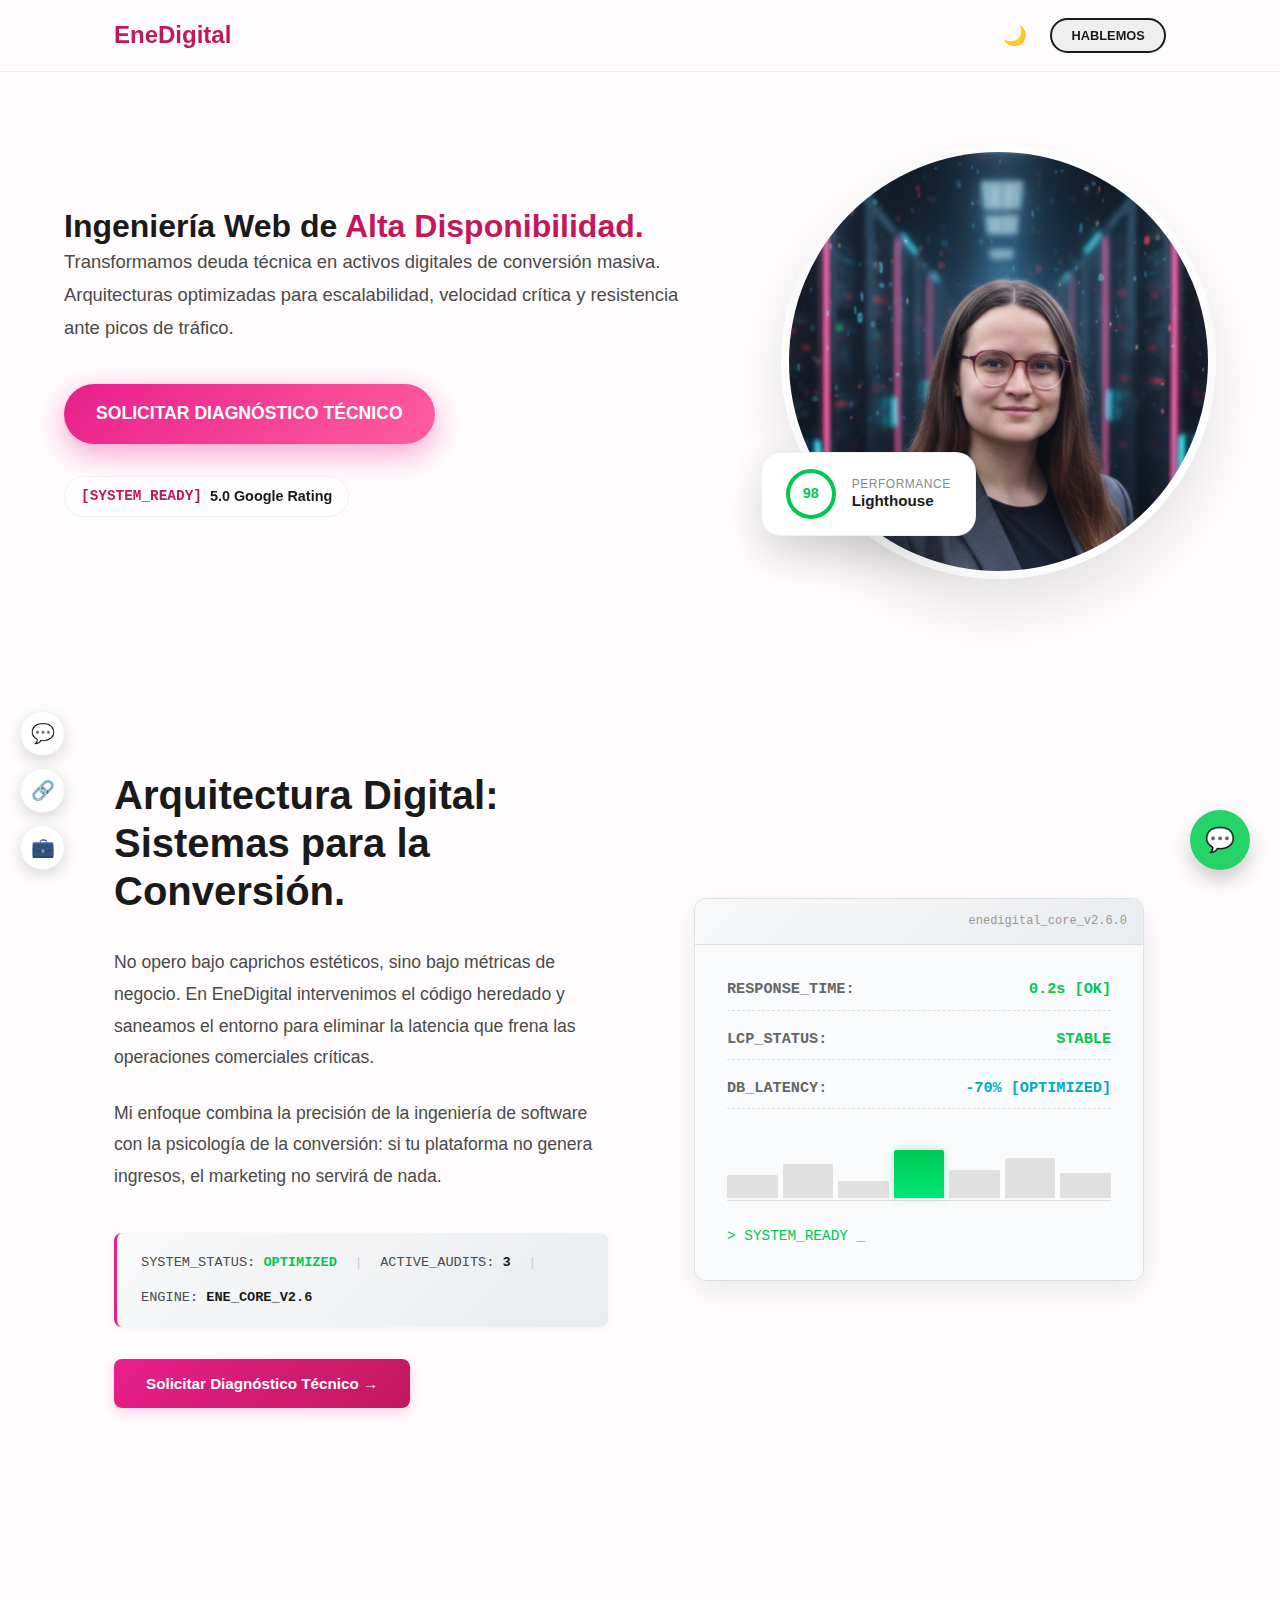
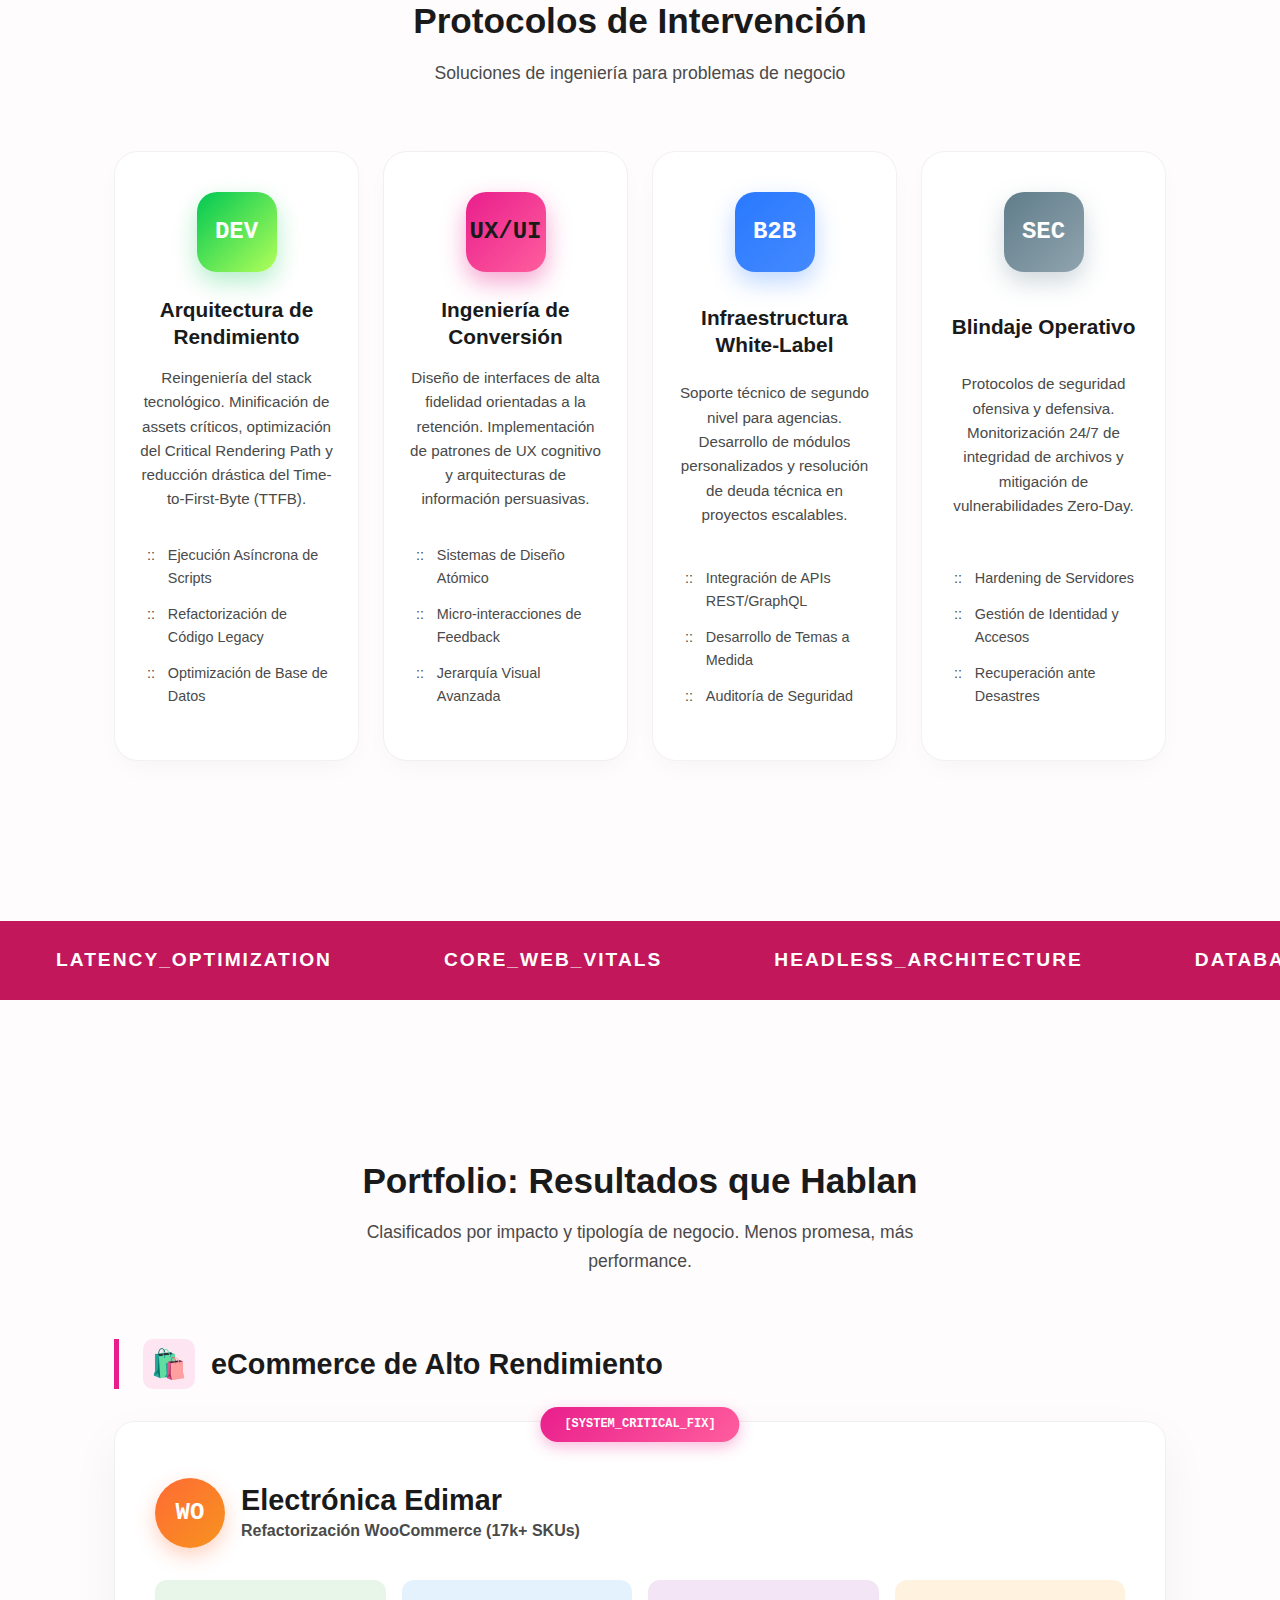
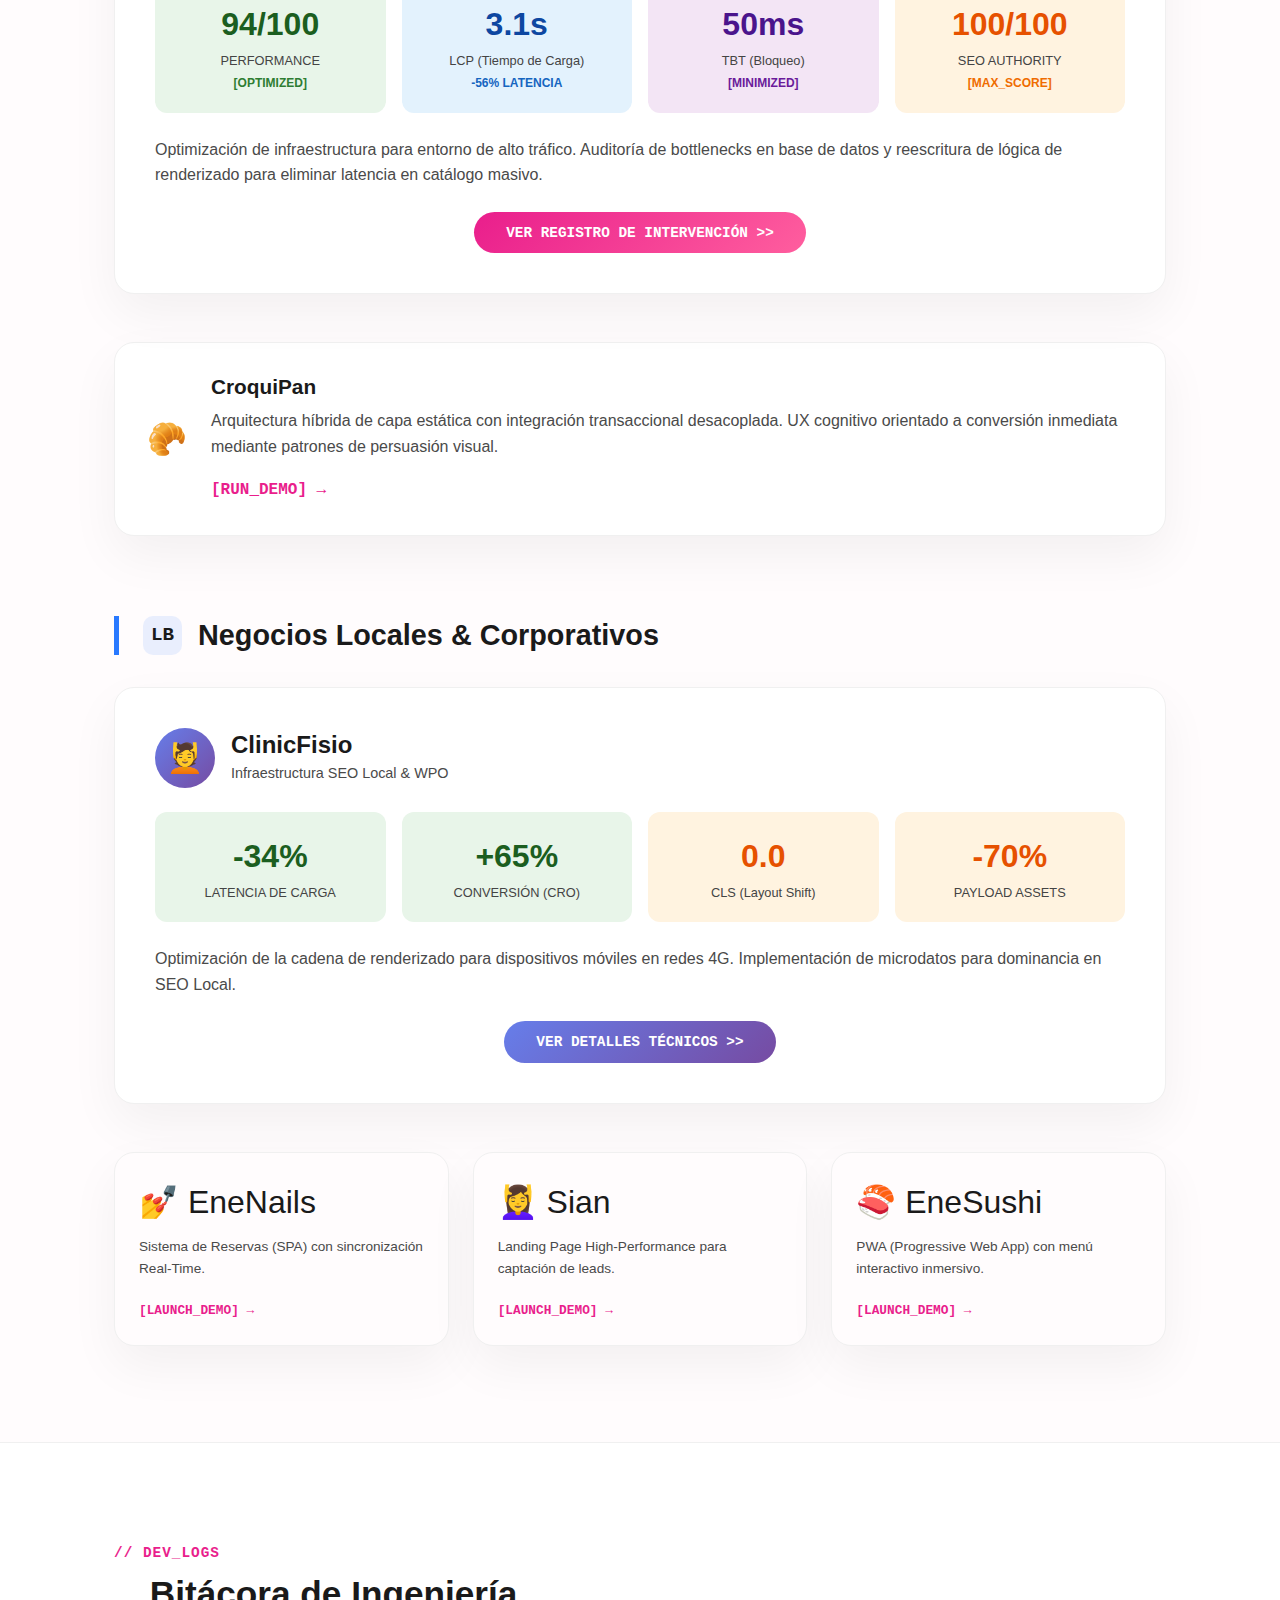
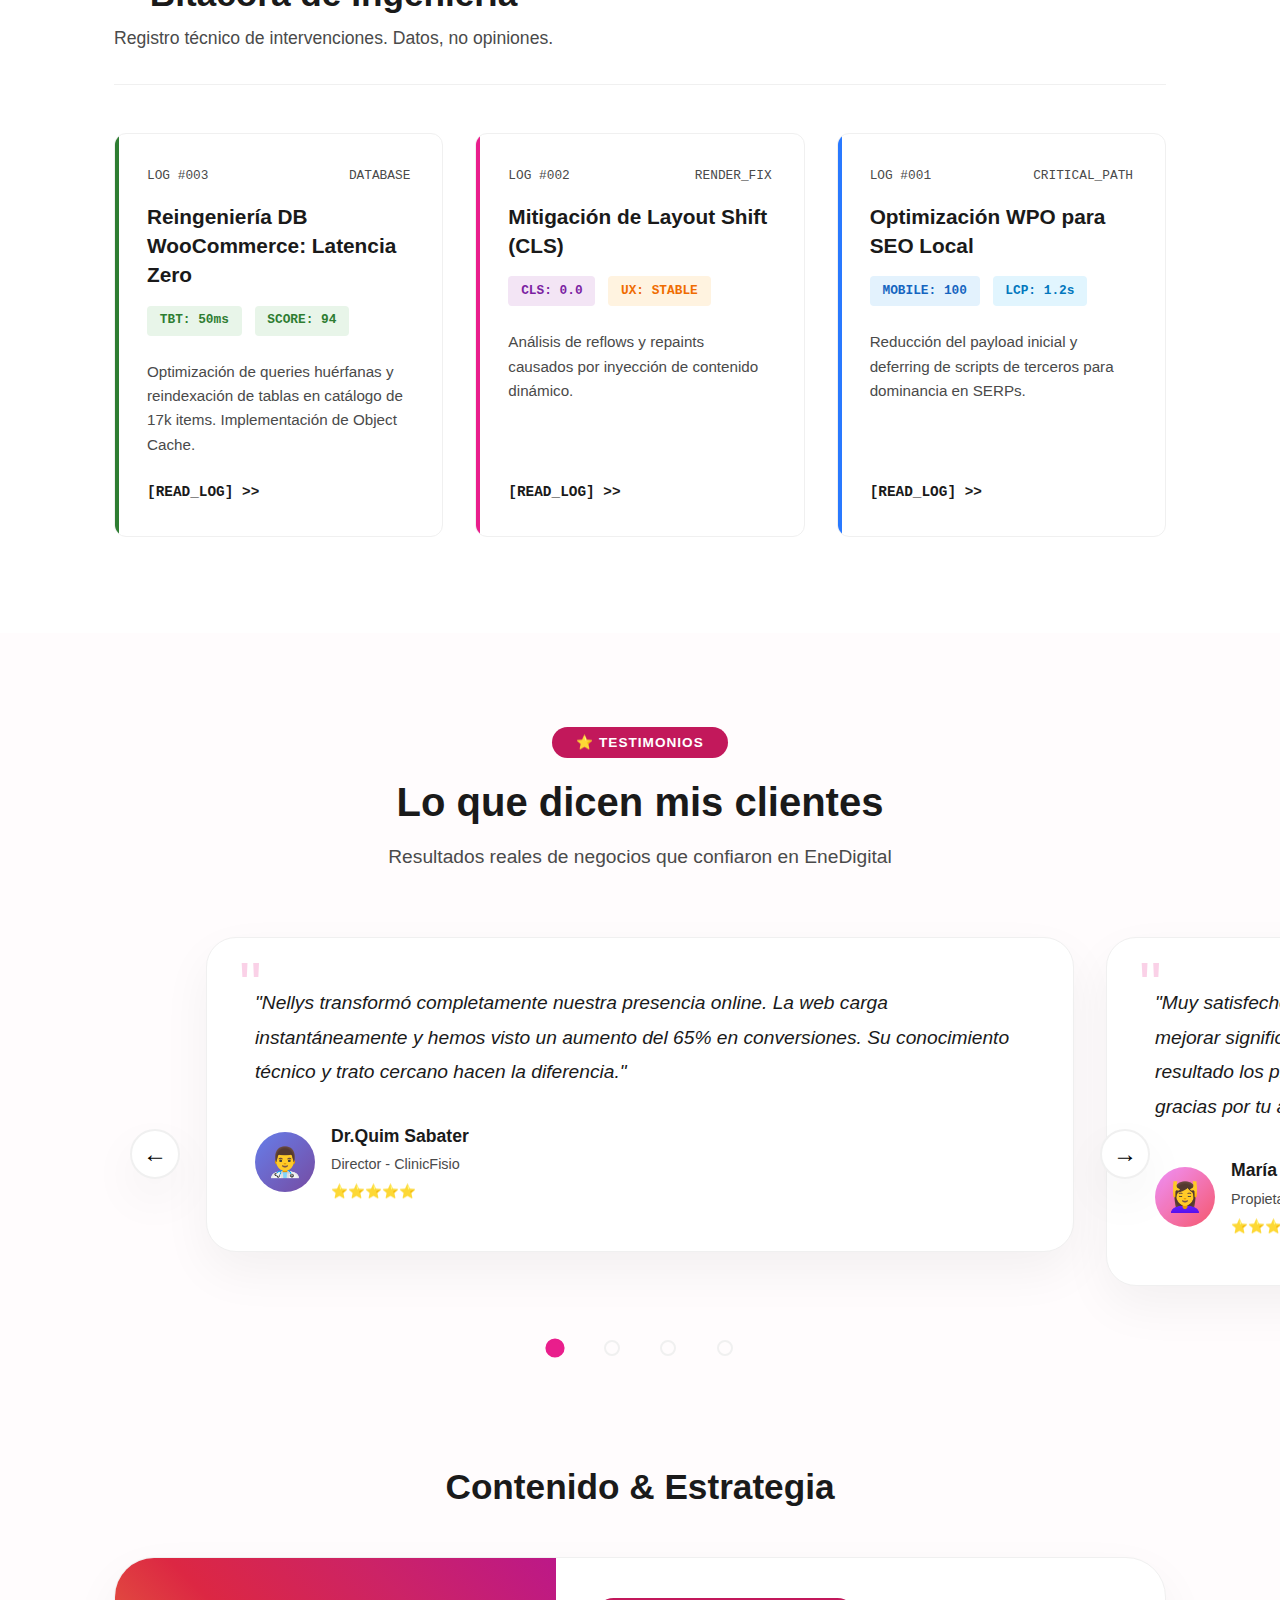
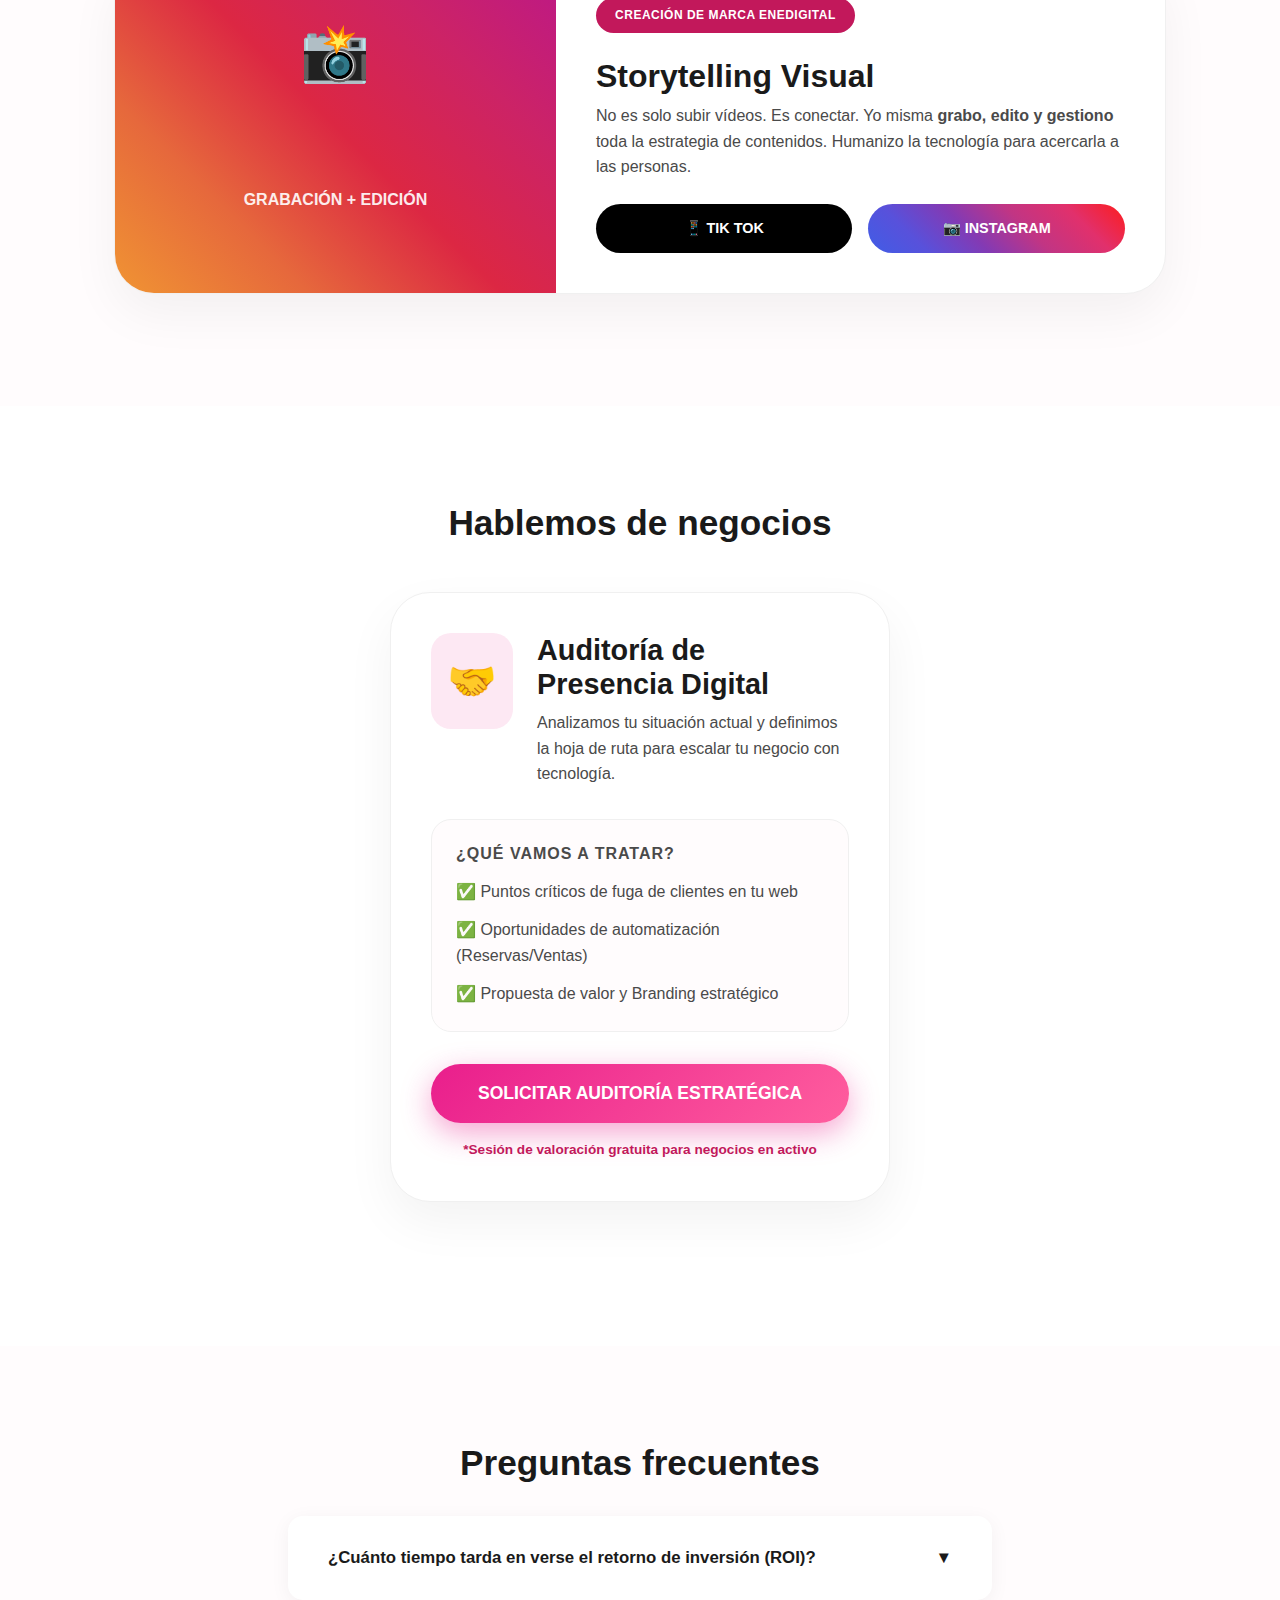
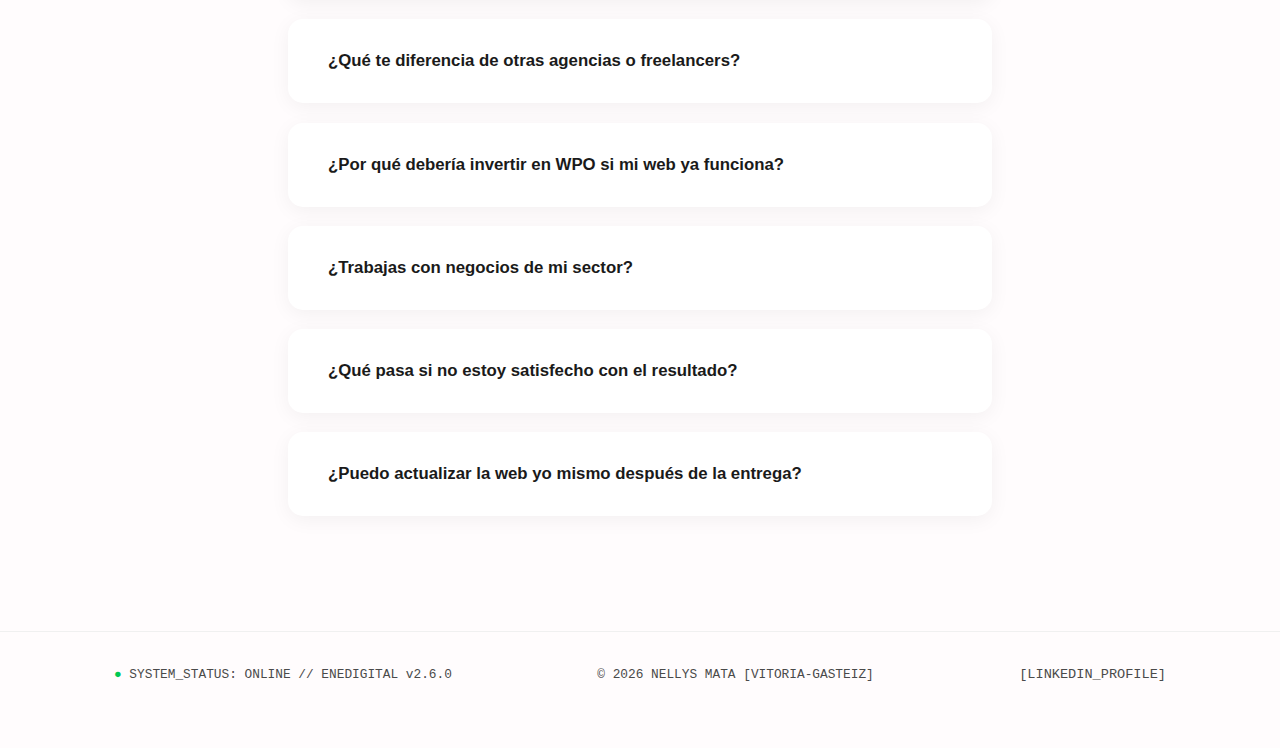
<file: index.html>
<!DOCTYPE html>
<html lang="es">

<head>
    <meta charset="UTF-8">
    <meta name="viewport" content="width=device-width, initial-scale=1.0">
    <title>Diseño Web Vitoria-Gasteiz | EneDigital</title>
    <meta name="description"
        content="Agencia Digital en Vitoria-Gasteiz especializada en conversión de clientes. Desarrollo web, optimización WPO y estrategia digital para hacer crecer tu negocio.">

    <!-- Open Graph / SEO -->
    <meta property="og:type" content="website">
    <meta property="og:url" content="https://enedigital.com/">
    <meta property="og:title" content="Diseño Web Vitoria-Gasteiz | EneDigital">
    <meta property="og:description"
        content="Agencia Digital en Vitoria-Gasteiz. Convertimos visitas en clientes con tecnología y estrategia.">
    <meta property="og:image" content="">

    <!-- Critical CSS Inline - Above the fold -->
    <!-- Google Tag Manager -->
    <!-- GTM movido al footer para WPO -->
    <!-- End Google Tag Manager -->
    <link rel="stylesheet" href="style.css">
    <!-- CSS no crítico con carga asíncrona -->
    <link rel="preload" href="style.css?v=2.6.0" as="style">
    <link rel="stylesheet" href="style.css?v=2.6.0" media="print" onload="this.media='all'">
    <noscript>
        <link rel="stylesheet" href="style.css?v=2.6.0">
    </noscript>

    <!-- Typeform Script eliminado para WPO - Se carga dinámicamente -->
</head>

<body>
    <nav>
        <div class="nav-container">
            <a href="#" class="logo">EneDigital</a>
            <div class="nav-actions">
                <button class="theme-toggle" id="theme-toggle" aria-label="Cambiar tema">
                    <span>🌙</span>
                </button>
                <button onclick="openTypeformModal()" class="btn-nav" style="cursor: pointer;">HABLEMOS</button>
            </div>
        </div>
    </nav>

    <header class="hero-split">
        <div class="hero-content">
            <h1>Ingeniería Web de <span class="text-highlight">Alta Disponibilidad.</span></h1>
            <p
                style="font-size: 1.15rem; line-height: 1.8; color: var(--text-secondary); margin-bottom: 2.5rem; max-width: 650px;">
                Transformamos deuda técnica en activos digitales de conversión masiva. Arquitecturas optimizadas para
                escalabilidad, velocidad crítica y resistencia ante picos de tráfico.
            </p>
            <div class="hero-actions">
                <button onclick="openTypeformModal()" class="btn-mega" style="cursor: pointer;">SOLICITAR DIAGNÓSTICO
                    TÉCNICO</button>
                <div class="trust-badge">
                    <span style="color: var(--text-highlight); font-family: monospace;">[SYSTEM_READY]</span> 5.0 Google
                    Rating
                </div>
            </div>
        </div>
        <div class="hero-visual">
            <div class="hero-image-container">
                <img src="img/hero-optimized.jpg" alt="Nellys Mata - Consultora Web"
                    style="width: 100%; height: 100%; object-fit: cover; object-position: center 35%; display: block;">
            </div>
            <div class="floating-score">
                <div
                    style="width: 50px; height: 50px; border-radius: 50%; border: 4px solid #00c853; display: flex; align-items: center; justify-content: center; font-weight: 800; color: #00c853; font-size: 0.9rem;">
                    98</div>
                <div style="text-align: left; line-height: 1.2;">
                    <div style="font-size: 0.75rem; color: #888; text-transform: uppercase; letter-spacing: 0.5px;">
                        PERFORMANCE</div>
                    <div style="font-weight: 800; font-size: 0.95rem;">Lighthouse</div>
                </div>
            </div>
        </div>
    </header>

    <div class="share-bar">
        <button class="share-btn" onclick="sharePage('whatsapp')" aria-label="Compartir en Whatsapp">Whatsapp</button>
        <button class="share-btn" onclick="sharePage('copy')" aria-label="Copiar enlace">Copy Link</button>
        <button class="share-btn" onclick="sharePage('linkedin')" aria-label="Compartir en LinkedIn">LinkedIn</button>
    </div>

    <main>
        <!-- Sección 2: La Cara detrás del Código (About Mejorado) -->
        <!-- Sección 2: Arquitectura Digital (Pastel Professional) -->
        <section class="about-tech" id="architecture">
            <div class="container tech-grid">
                <!-- Left Column: Copy & System Status -->
                <div class="tech-content">
                    <h2 class="tech-title">Arquitectura Digital:<br>Sistemas para la Conversión.</h2>
                    <div class="tech-copy">
                        <p>No opero bajo caprichos estéticos, sino bajo métricas de negocio. En EneDigital intervenimos
                            el código heredado y saneamos el entorno para eliminar la latencia que frena las operaciones
                            comerciales críticas.</p>
                        <p>Mi enfoque combina la precisión de la ingeniería de software con la psicología de la
                            conversión: si tu plataforma no genera ingresos, el marketing no servirá de nada.</p>
                    </div>

                    <!-- System Status Line (Minimal) -->
                    <div class="system-status-line">
                        <span class="status-item">SYSTEM_STATUS: <strong class="status-ok">OPTIMIZED</strong></span>
                        <span class="status-divider">|</span>
                        <span class="status-item">ACTIVE_AUDITS: <strong>3</strong></span>
                        <span class="status-divider">|</span>
                        <span class="status-item">ENGINE: <strong>ENE_CORE_V2.6</strong></span>
                    </div>

                    <!-- CTA Button -->
                    <button onclick="openTypeformModal()" class="btn-tech-pastel"
                        style="cursor: pointer; border: none;">Solicitar Diagnóstico Técnico →</button>
                </div>

                <!-- Right Column: Pastel Data Widget -->
                <div class="tech-visual">
                    <div class="data-monitor-pastel">
                        <div class="monitor-header-pastel">
                            <span class="dot red"></span><span class="dot yellow"></span><span class="dot green"></span>
                            <span class="monitor-title-pastel">enedigital_core_v2.6.0</span>
                        </div>
                        <div class="monitor-screen-pastel">
                            <div class="data-row-pastel">
                                <span class="label-pastel">RESPONSE_TIME:</span>
                                <span class="value-pastel success-pastel">0.2s [OK]</span>
                            </div>
                            <div class="data-row-pastel">
                                <span class="label-pastel">LCP_STATUS:</span>
                                <span class="value-pastel success-pastel">STABLE</span>
                            </div>
                            <div class="data-row-pastel">
                                <span class="label-pastel">DB_LATENCY:</span>
                                <span class="value-pastel cyan-pastel">-70% [OPTIMIZED]</span>
                            </div>
                            <div class="data-graph-pastel">
                                <!-- CSS Bars -->
                                <div class="bar-pastel" style="height: 40%"></div>
                                <div class="bar-pastel" style="height: 60%"></div>
                                <div class="bar-pastel" style="height: 30%"></div>
                                <div class="bar-pastel active-pastel" style="height: 85%"></div>
                                <div class="bar-pastel" style="height: 50%"></div>
                                <div class="bar-pastel" style="height: 70%"></div>
                                <div class="bar-pastel" style="height: 45%"></div>
                            </div>
                            <div class="terminal-line-pastel">
                                > SYSTEM_READY
                                <span class="cursor-pastel">_</span>
                            </div>
                        </div>
                    </div>
                </div>
            </div>
        </section>

        <!-- Sección 3: Servicios Estratégicos (3 Bloques) -->
        <section class="services" style="padding: 6rem 1.5rem; background: var(--bg-body);">
            <div class="container">
                <div style="text-align: center; max-width: 800px; margin: 0 auto 4rem;">
                    <h2 class="section-title" style="margin-bottom: 1rem;">Protocolos de Intervención</h2>
                    <p style="color: var(--text-secondary); font-size: 1.1rem;">Soluciones de ingeniería para problemas
                        de
                        negocio</p>
                </div>

                <div class="services-grid-optimized">

                    <!-- Bloque 1: WPO Pro -->
                    <div class="service-card-pro">
                        <div class="service-icon wpo"
                            style="font-family: monospace; font-size: 1.5rem !important; font-weight: 700;">DEV</div>
                        <h3>Arquitectura de Rendimiento</h3>
                        <p>
                            Reingeniería del stack tecnológico. Minificación de assets críticos, optimización del
                            Critical Rendering Path y reducción drástica del Time-to-First-Byte (TTFB).
                        </p>
                        <ul>
                            <li>:: <span>Ejecución Asíncrona de Scripts</span></li>
                            <li>:: <span>Refactorización de Código Legacy</span></li>
                            <li>:: <span>Optimización de Base de Datos</span></li>
                        </ul>
                    </div>

                    <!-- Bloque 2: Desarrollo Web Estratégico -->
                    <div class="service-card-pro featured">
                        <div class="service-icon strategic"
                            style="font-family: monospace; font-size: 1.5rem !important; font-weight: 700;">UX/UI</div>
                        <h3>Ingeniería de Conversión</h3>
                        <p>
                            Diseño de interfaces de alta fidelidad orientadas a la retención. Implementación de patrones
                            de UX cognitivo y arquitecturas de información persuasivas.
                        </p>
                        <ul>
                            <li>:: <span>Sistemas de Diseño Atómico</span></li>
                            <li>:: <span>Micro-interacciones de Feedback</span></li>
                            <li>:: <span>Jerarquía Visual Avanzada</span></li>
                        </ul>
                    </div>

                    <!-- Bloque 3: Partner Agencias -->
                    <div class="service-card-pro">
                        <div class="service-icon partner"
                            style="font-family: monospace; font-size: 1.5rem !important; font-weight: 700;">B2B</div>
                        <h3>Infraestructura White-Label</h3>
                        <p>
                            Soporte técnico de segundo nivel para agencias. Desarrollo de módulos personalizados y
                            resolución de deuda técnica en proyectos escalables.
                        </p>
                        <ul>
                            <li>:: <span>Integración de APIs REST/GraphQL</span></li>
                            <li>:: <span>Desarrollo de Temas a Medida</span></li>
                            <li>:: <span>Auditoría de Seguridad</span></li>
                        </ul>
                    </div>

                    <!-- Bloque 4: Consultoría & Rescate -->
                    <div class="service-card-pro">
                        <div class="service-icon maint"
                            style="font-family: monospace; font-size: 1.5rem !important; font-weight: 700;">SEC</div>
                        <h3>Blindaje Operativo</h3>
                        <p>
                            Protocolos de seguridad ofensiva y defensiva. Monitorización 24/7 de integridad de archivos
                            y mitigación de vulnerabilidades Zero-Day.
                        </p>
                        <ul>
                            <li>:: <span>Hardening de Servidores</span></li>
                            <li>:: <span>Gestión de Identidad y Accesos</span></li>
                            <li>:: <span>Recuperación ante Desastres</span></li>
                        </ul>
                    </div>

                </div>
            </div>
        </section>

        <!-- Marquee Infinite Carousel (Tools) -->
        <div class="marquee-wrapper">
            <div class="marquee-content">
                <span class="marquee-item">LATENCY_OPTIMIZATION</span>
                <span class="marquee-item">CORE_WEB_VITALS</span>
                <span class="marquee-item">HEADLESS_ARCHITECTURE</span>
                <span class="marquee-item">DATABASE_SHARDING</span>
                <span class="marquee-item">SERVER_SIDE_RENDERING</span>
                <span class="marquee-item">EDGE_COMPUTING</span>
                <span class="marquee-item">LATENCY_OPTIMIZATION</span>
                <span class="marquee-item">CORE_WEB_VITALS</span>
                <span class="marquee-item">HEADLESS_ARCHITECTURE</span>
                <span class="marquee-item">DATABASE_SHARDING</span>
                <span class="marquee-item">SERVER_SIDE_RENDERING</span>
                <span class="marquee-item">EDGE_COMPUTING</span>
            </div>
        </div>

        <!-- PORTFOLIO STRATEGIC SECTION -->
        <section class="portfolio" id="portfolio" style="padding: 6rem 1.5rem;">
            <div class="container">
                <div style="text-align: center; margin-bottom: 4rem;">
                    <h2 class="section-title" style="margin-bottom: 1rem;">Portfolio: Resultados que Hablan</h2>
                    <p style="color: var(--text-secondary); font-size: 1.1rem; max-width: 600px; margin: 0 auto;">
                        Clasificados por impacto y tipología de negocio. Menos promesa, más performance.</p>
                </div>

                <!-- CATEGORÍA 1: ECOMMERCE -->
                <div style="margin-bottom: 5rem;">
                    <h3
                        style="font-size: 1.8rem; margin-bottom: 2rem; border-left: 5px solid var(--magenta); padding-left: 1.5rem; display: flex; align-items: center; gap: 1rem;">
                        <span
                            style="background: rgba(233, 30, 140, 0.1); padding: 0.5rem; border-radius: 10px;">🛍️</span>
                        eCommerce de Alto Rendimiento
                    </h3>

                    <!-- Caso Edimar -->
                    <article
                        style="background: var(--bg-card); padding: 2.5rem; border-radius: 20px; border: 1px solid var(--border-color); box-shadow: var(--shadow); position: relative; margin-bottom: 3rem;">
                        <div
                            style="position: absolute; top: -15px; left: 50%; transform: translateX(-50%); background: linear-gradient(135deg, var(--magenta), #ff5e9e); color: white; padding: 0.5rem 1.5rem; border-radius: 50px; font-weight: 800; font-size: 0.75rem; text-transform: uppercase; box-shadow: 0 5px 15px rgba(233, 30, 140, 0.3); font-family: monospace;">
                            [SYSTEM_CRITICAL_FIX]
                        </div>

                        <div
                            style="display: flex; align-items: center; gap: 1rem; margin-bottom: 2rem; margin-top: 1rem;">
                            <div
                                style="width: 70px; height: 70px; border-radius: 50%; background: linear-gradient(135deg, #FF6B35, #F7931E); display: flex; align-items: center; justify-content: center; font-size: 1.5rem; box-shadow: 0 8px 20px rgba(255, 107, 53, 0.3); color: white; font-family: monospace; font-weight: 800;">
                                WO
                            </div>
                            <div>
                                <h3 style="font-size: 1.8rem; margin: 0; font-weight: 900;">Electrónica Edimar</h3>
                                <span
                                    style="font-size: 1rem; color: var(--text-secondary); font-weight: 600;">Refactorización
                                    WooCommerce (17k+ SKUs)</span>
                            </div>
                        </div>

                        <!-- Métricas Edimar -->
                        <div
                            style="display: grid; grid-template-columns: repeat(auto-fit, minmax(150px, 1fr)); gap: 1rem; margin-bottom: 1.5rem;">
                            <div style="background: #e8f5e9; padding: 1.2rem; border-radius: 12px; text-align: center;">
                                <div style="font-size: 2rem; font-weight: 800; color: #1b5e20;">94/100</div>
                                <div style="font-size: 0.8rem; color: #444;">PERFORMANCE</div>
                                <div style="font-size: 0.75rem; color: #2e7d32; font-weight: 600; margin-top: 0.2rem;">
                                    [OPTIMIZED]</div>
                            </div>
                            <div style="background: #e3f2fd; padding: 1.2rem; border-radius: 12px; text-align: center;">
                                <div style="font-size: 2rem; font-weight: 800; color: #0d47a1;">3.1s</div>
                                <div style="font-size: 0.8rem; color: #444;">LCP (Tiempo de Carga)</div>
                                <div style="font-size: 0.75rem; color: #1565c0; font-weight: 600; margin-top: 0.2rem;">
                                    -56% LATENCIA</div>
                            </div>
                            <div style="background: #f3e5f5; padding: 1.2rem; border-radius: 12px; text-align: center;">
                                <div style="font-size: 2rem; font-weight: 800; color: #4a148c;">50ms</div>
                                <div style="font-size: 0.8rem; color: #444;">TBT (Bloqueo)</div>
                                <div style="font-size: 0.75rem; color: #6a1b9a; font-weight: 600; margin-top: 0.2rem;">
                                    [MINIMIZED]</div>
                            </div>
                            <div style="background: #fff3e0; padding: 1.2rem; border-radius: 12px; text-align: center;">
                                <div style="font-size: 2rem; font-weight: 800; color: #e65100;">100/100</div>
                                <div style="font-size: 0.8rem; color: #444;">SEO AUTHORITY</div>
                                <div style="font-size: 0.75rem; color: #ef6c00; font-weight: 600; margin-top: 0.2rem;">
                                    [MAX_SCORE]</div>
                            </div>
                        </div>

                        <p
                            style="color: var(--text-secondary); font-size: 1rem; line-height: 1.6; margin-bottom: 1.5rem;">
                            Optimización de infraestructura para entorno de alto tráfico. Auditoría de bottlenecks en
                            base de datos y reescritura de lógica de renderizado para eliminar latencia en catálogo
                            masivo.
                        </p>

                        <button id="toggle-edimar" onclick="toggleEdimarDetails()"
                            style="background: linear-gradient(135deg, var(--magenta), #ff5e9e); color: white; border: none; padding: 0.8rem 2rem; border-radius: 50px; font-weight: 700; cursor: pointer; font-size: 0.9rem; transition: transform 0.3s ease, box-shadow 0.3s ease; display: block; margin: 0 auto; font-family: monospace;"
                            onmouseover="this.style.transform='scale(1.05)'; this.style.boxShadow='0 8px 20px rgba(233, 30, 140, 0.4)'"
                            onmouseout="this.style.transform='scale(1)'; this.style.boxShadow='none'">
                            VER REGISTRO DE INTERVENCIÓN >>
                        </button>

                        <div id="edimar-details"
                            style="max-height: 0; overflow: hidden; transition: max-height 0.5s ease;">
                            <div
                                style="padding-top: 2rem; margin-top: 2rem; border-top: 2px solid var(--border-color);">
                                <!-- El Reto -->
                                <div
                                    style="background: rgba(231, 76, 60, 0.05); padding: 1.5rem; border-radius: 15px; border-left: 4px solid #e74c3c; margin-bottom: 2rem;">
                                    <h4
                                        style="font-size: 1.1rem; font-weight: 800; margin-bottom: 0.8rem; display: flex; align-items: center; gap: 0.5rem; font-family: monospace;">
                                        [DIAGNOSIS]
                                    </h4>
                                    <p
                                        style="color: var(--text-secondary); line-height: 1.7; margin: 0; font-size: 0.95rem;">
                                        Desbordamiento de recursos en servidor (CPU 100%) por consultas SQL no
                                        indexadas. Latencia crítica en LCP (7.1s) debido a bloqueo del Main Thread por
                                        scripts de terceros sin diferir.
                                    </p>
                                </div>
                                <!-- Gráfica -->
                                <div style="margin-bottom: 2.5rem; text-align: center;">
                                    <img src="img/edimar_performance_comparison_1771012858145.png"
                                        alt="Comparación de rendimiento Electrónica Edimar"
                                        style="width: 100%; max-width: 700px; height: auto; border-radius: 20px; box-shadow: 0 15px 40px rgba(0, 0, 0, 0.15); margin: 0 auto; display: block;"
                                        loading="lazy">
                                </div>
                                <!-- Puntos Clave -->
                                <div
                                    style="background: var(--bg-body); padding: 2rem; border-radius: 15px; margin-bottom: 2rem;">
                                    <h4
                                        style="font-size: 1.2rem; font-weight: 800; margin-bottom: 1.2rem; display: flex; align-items: center; gap: 0.5rem; font-family: monospace;">
                                        [PROTOCOL_EXECUTED]
                                    </h4>
                                    <ul
                                        style="color: var(--text-secondary); line-height: 1.8; padding-left: 1.5rem; margin: 0; font-size: 0.95rem;">
                                        <li>Limpieza de tablas `wp_options` y transients en MySQL.</li>
                                        <li>Implementación de carga condicional de assets (Script Loading Strategies).
                                        </li>
                                        <li>Generación de Critical CSS para renderizado Above-the-fold instantáneo.</li>
                                    </ul>
                                </div>

                                <!-- Impacto -->
                                <div
                                    style="background: linear-gradient(135deg, #FF6B35 0%, #F7931E 100%); padding: 2rem; border-radius: 15px; color: white; text-align: center;">
                                    <div
                                        style="font-size: 1.1rem; font-weight: 700; margin-bottom: 0.8rem; opacity: 0.95; font-family: monospace;">
                                        [BUSINESS_IMPACT]
                                    </div>
                                    <p style="font-size: 1rem; line-height: 1.7; margin: 0; opacity: 0.95;">
                                        Recuperación de tráfico orgánico y estabilización de tasa de conversión tras
                                        reducción de tiempos de espera.
                                    </p>
                                </div>
                            </div>
                        </div>
                    </article>

                    <!-- Proyecto Demo eCommerce -->
                    <article
                        style="background: var(--bg-card); border-radius: 20px; border: 1px solid var(--border-color); box-shadow: var(--shadow); overflow: hidden; margin-top: 2rem;">
                        <div style="padding: 2rem; display: flex; align-items: center; gap: 1.5rem;">
                            <div style="font-size: 2rem;">
                                🥐</div>
                            <div>
                                <h4 style="font-size: 1.3rem; margin-bottom: 0.5rem; font-weight:800;">CroquiPan</h4>
                                <p style="margin-bottom: 1rem; color: var(--text-secondary);">Arquitectura híbrida de
                                    capa estática con integración transaccional desacoplada. UX cognitivo orientado a
                                    conversión inmediata mediante patrones de persuasión visual.</p>
                                <a href="https://croquipan.netlify.app/" target="_blank"
                                    style="color: var(--magenta); font-weight:700; text-decoration:none; font-family:monospace;">[RUN_DEMO]
                                    →</a>
                            </div>
                        </div>
                    </article>
                </div>

                <!-- CATEGORÍA 2: NEGOCIOS LOCALES -->
                <div>
                    <h3
                        style="font-size: 1.8rem; margin-bottom: 2rem; border-left: 5px solid #2979FF; padding-left: 1.5rem; display: flex; align-items: center; gap: 1rem;">
                        <span
                            style="background: rgba(41, 121, 255, 0.1); padding: 0.5rem; border-radius: 10px; font-family: monospace; font-size: 1.2rem; font-weight: 800;">LB</span>
                        Negocios Locales & Corporativos
                    </h3>

                    <!-- Caso ClinicFisio -->
                    <article
                        style="background: var(--bg-card); padding: 2.5rem; border-radius: 20px; border: 1px solid var(--border-color); box-shadow: var(--shadow); margin-bottom: 3rem;">
                        <div style="display: flex; align-items: center; gap: 1rem; margin-bottom: 1.5rem;">
                            <div
                                style="width: 60px; height: 60px; border-radius: 50%; background: linear-gradient(135deg, #667eea, #764ba2); display: flex; align-items: center; justify-content: center; font-size: 1.8rem;">
                                💆
                            </div>
                            <div>
                                <h3 style="font-size: 1.5rem; margin: 0;">ClinicFisio</h3>
                                <span style="font-size: 0.9rem; color: var(--text-secondary);">Infraestructura SEO Local
                                    & WPO</span>
                            </div>
                        </div>
                        <div
                            style="display: grid; grid-template-columns: repeat(auto-fit, minmax(150px, 1fr)); gap: 1rem; margin-bottom: 1.5rem;">
                            <div style="background: #e8f5e9; padding: 1.2rem; border-radius: 12px; text-align: center;">
                                <div style="font-size: 2rem; font-weight: 800; color: #1b5e20;">-34%</div>
                                <div style="font-size: 0.8rem; color: #444;">LATENCIA DE CARGA</div>
                            </div>
                            <div style="background: #e8f5e9; padding: 1.2rem; border-radius: 12px; text-align: center;">
                                <div style="font-size: 2rem; font-weight: 800; color: #1b5e20;">+65%</div>
                                <div style="font-size: 0.8rem; color: #444;">CONVERSIÓN (CRO)</div>
                            </div>
                            <div style="background: #fff3e0; padding: 1.2rem; border-radius: 12px; text-align: center;">
                                <div style="font-size: 2rem; font-weight: 800; color: #e65100;">0.0</div>
                                <div style="font-size: 0.8rem; color: #444;">CLS (Layout Shift)</div>
                            </div>
                            <div style="background: #fff3e0; padding: 1.2rem; border-radius: 12px; text-align: center;">
                                <div style="font-size: 2rem; font-weight: 800; color: #e65100;">-70%</div>
                                <div style="font-size: 0.8rem; color: #444;">PAYLOAD ASSETS</div>
                            </div>
                        </div>
                        <p
                            style="color: var(--text-secondary); font-size: 1rem; line-height: 1.6; margin-bottom: 1.5rem;">
                            Optimización de la cadena de renderizado para dispositivos móviles en redes 4G.
                            Implementación de microdatos para dominancia en SEO Local.
                        </p>
                        <button id="toggle-clinicfisio" onclick="toggleClinicFisioDetails()"
                            style="background: linear-gradient(135deg, #667eea, #764ba2); color: white; border: none; padding: 0.8rem 2rem; border-radius: 50px; font-weight: 700; cursor: pointer; font-size: 0.9rem; transition: transform 0.3s ease, box-shadow 0.3s ease; display: block; margin: 0 auto; font-family: monospace;"
                            onmouseover="this.style.transform='scale(1.05)'; this.style.boxShadow='0 8px 20px rgba(102, 126, 234, 0.4)'"
                            onmouseout="this.style.transform='scale(1)'; this.style.boxShadow='none'">
                            VER DETALLES TÉCNICOS >>
                        </button>
                        <div id="clinicfisio-details"
                            style="max-height: 0; overflow: hidden; transition: max-height 0.5s ease;">
                            <div
                                style="padding-top: 2rem; margin-top: 2rem; border-top: 2px solid var(--border-color);">
                                <div style="font-size: 0.95rem; color: var(--text-secondary); line-height: 1.6;">

                                    <!-- El Desafío -->
                                    <div
                                        style="background: rgba(41, 121, 255, 0.05); padding: 1.5rem; border-radius: 12px; border-left: 4px solid #2979FF; margin-bottom: 2rem;">
                                        <h4
                                            style="font-size: 1.1rem; font-weight: 800; margin-bottom: 0.8rem; display: flex; align-items: center; gap: 0.5rem; color: #2979FF; font-family: monospace;">
                                            [KERNEL_PANIC_AUDIT]
                                        </h4>
                                        <p style="margin: 0;">
                                            Infraestructura visualmente correcta pero con deuda técnica severa. Tiempo
                                            de bloqueo (TBT) superior a <strong>800ms</strong> en móvil, penalizando el
                                            posicionamiento en SERPs locales.
                                        </p>
                                    </div>

                                    <!-- Intervención Técnica -->
                                    <div style="margin-bottom: 2rem;">
                                        <h4
                                            style="font-size: 1.1rem; font-weight: 800; margin-bottom: 1rem; color: var(--text-main); font-family: monospace;">
                                            [DEPLOYMENT_LOG]</h4>
                                        <ul style="padding-left: 1.2rem; margin: 0;">
                                            <li style="margin-bottom: 0.8rem;"><strong>Asset Pipeline:</strong>
                                                Transcodificación dinámica de imágenes a WebP/AVIF con policies de caché
                                                agresivas.
                                            </li>
                                            <li style="margin-bottom: 0.8rem;"><strong>Cumulative Layout Shift:</strong>
                                                Reserva de espacio en viewport para eliminar saltos visuales en iframes
                                                de terceros (Mapas/Booking).</li>
                                            <li style="margin-bottom: 0.8rem;"><strong>Structured Data:</strong>
                                                Inyección de JSON-LD `LocalBusiness` y `MedicalOrganization` para Rich
                                                Snippets.
                                            </li>
                                            <li><strong>Thread Unblocking:</strong> Offloading de scripts de chat y
                                                analítica mediante Web Workers.</li>
                                        </ul>
                                    </div>

                                    <!-- Impacto y Testimonio -->
                                    <div
                                        style="background: var(--bg-body); padding: 1.5rem; border-radius: 12px; border: 1px solid var(--border-color);">
                                        <p style="margin-bottom: 1rem; font-family: monospace; font-size: 0.9rem;">
                                            <strong>STATUS:</strong> "Autoridad de dominio recuperada. Incremento del
                                            200% en conversión de leads cualificados."
                                        </p>
                                    </div>

                                </div>
                            </div>
                        </div>
                    </article>

                    <!-- GRID DE PROYECTOS (DEMOS) -->
                    <div
                        style="display: grid; grid-template-columns: repeat(auto-fit, minmax(250px, 1fr)); gap: 1.5rem;">

                        <!-- EneNails -->
                        <article
                            style="background: var(--bg-body); border-radius: 20px; border: 1px solid var(--border-color); box-shadow: var(--shadow); overflow: hidden; transition: transform 0.3s ease;"
                            onmouseover="this.style.transform='translateY(-5px)'"
                            onmouseout="this.style.transform='translateY(0)'">
                            <div style="padding: 1.5rem;">
                                <div style="font-size: 2rem; margin-bottom: 0.5rem;">💅 EneNails</div>
                                <p style="font-size: 0.85rem; color: var(--text-secondary); margin-bottom: 1rem;">
                                    Sistema de Reservas (SPA) con sincronización Real-Time.</p>
                                <a href="https://ene-nails.vercel.app/" target="_blank"
                                    style="font-size: 0.8rem; font-weight: 700; color: var(--magenta); text-decoration: none; font-family: monospace;">[LAUNCH_DEMO]
                                    →</a>
                            </div>
                        </article>

                        <!-- Sian -->
                        <article
                            style="background: var(--bg-body); border-radius: 20px; border: 1px solid var(--border-color); box-shadow: var(--shadow); overflow: hidden; transition: transform 0.3s ease;"
                            onmouseover="this.style.transform='translateY(-5px)'"
                            onmouseout="this.style.transform='translateY(0)'">
                            <div style="padding: 1.5rem;">
                                <div style="font-size: 2rem; margin-bottom: 0.5rem;">💆‍♀️ Sian</div>
                                <p style="font-size: 0.85rem; color: var(--text-secondary); margin-bottom: 1rem;">
                                    Landing
                                    Page High-Performance para captación de leads.</p>
                                <a href="https://estetica-sian.vercel.app/" target="_blank"
                                    style="font-size: 0.8rem; font-weight: 700; color: var(--magenta); text-decoration: none; font-family: monospace;">[LAUNCH_DEMO]
                                    →</a>
                            </div>
                        </article>

                        <!-- EneSushi -->
                        <article
                            style="background: var(--bg-body); border-radius: 20px; border: 1px solid var(--border-color); box-shadow: var(--shadow); overflow: hidden; transition: transform 0.3s ease;"
                            onmouseover="this.style.transform='translateY(-5px)'"
                            onmouseout="this.style.transform='translateY(0)'">
                            <div style="padding: 1.5rem;">
                                <div style="font-size: 2rem; margin-bottom: 0.5rem;">🍣 EneSushi</div>
                                <p style="font-size: 0.85rem; color: var(--text-secondary); margin-bottom: 1rem;">PWA
                                    (Progressive Web App) con menú interactivo inmersivo.</p>
                                <a href="https://enesushi.vercel.app/" target="_blank"
                                    style="font-size: 0.8rem; font-weight: 700; color: var(--magenta); text-decoration: none; font-family: monospace;">[LAUNCH_DEMO]
                                    →</a>
                            </div>
                        </article>
                    </div>
                </div>
            </div>
        </section>

        <!-- SECCIÓN BITÁCORA DE RENDIMIENTO -->
        <section class="bitacora"
            style="padding: 6rem 1.5rem; background: var(--bg-card); border-top: 1px solid var(--border-color);">
            <div class="container">
                <div
                    style="margin-bottom: 3rem; display: flex; justify-content: space-between; align-items: flex-end; flex-wrap: wrap; gap: 1.5rem; border-bottom: 1px solid var(--border-color); padding-bottom: 2rem;">
                    <div>
                        <span
                            style="font-family: monospace; color: var(--magenta); font-weight: 700; font-size: 0.9rem; letter-spacing: 1px;">//
                            DEV_LOGS</span>
                        <h2 class="section-title" style="margin: 0.5rem 0 0.5rem; font-size: 2.2rem;">Bitácora de
                            Ingeniería</h2>
                        <p style="color: var(--text-secondary); font-size: 1.1rem; margin: 0;">Registro técnico de
                            intervenciones. Datos, no opiniones.</p>
                    </div>
                </div>

                <div style="display: grid; grid-template-columns: repeat(auto-fit, minmax(320px, 1fr)); gap: 2rem;">

                    <!-- Entrada 1: WooCommerce -->
                    <article
                        style="background: var(--bg-card); border: 1px solid var(--border-color); border-radius: 12px; padding: 2rem; transition: all 0.3s ease; display: flex; flex-direction: column; position: relative; overflow: hidden;"
                        onmouseover="this.style.transform='translateY(-5px)'; this.style.boxShadow='0 15px 30px rgba(0,0,0,0.05)'"
                        onmouseout="this.style.transform='translateY(0)'; this.style.boxShadow='none'">
                        <div
                            style="position: absolute; top: 0; left: 0; width: 4px; height: 100%; background: #2e7d32;">
                        </div>
                        <div
                            style="font-family: monospace; font-size: 0.8rem; color: var(--text-secondary); margin-bottom: 1rem; display: flex; justify-content: space-between;">
                            <span>LOG #003</span>
                            <span>DATABASE</span>
                        </div>
                        <h3 style="font-size: 1.3rem; margin-bottom: 1rem; font-weight: 800; line-height: 1.4;">
                            Reingeniería DB WooCommerce: Latencia Zero</h3>
                        <div style="margin-bottom: 1.5rem; display: flex; gap: 0.8rem; flex-wrap: wrap;">
                            <span
                                style="background: #e8f5e9; color: #2e7d32; padding: 0.3rem 0.8rem; border-radius: 4px; font-size: 0.8rem; font-weight: 700; font-family: monospace;">TBT:
                                50ms</span>
                            <span
                                style="background: #e8f5e9; color: #2e7d32; padding: 0.3rem 0.8rem; border-radius: 4px; font-size: 0.8rem; font-weight: 700; font-family: monospace;">SCORE:
                                94</span>
                        </div>
                        <p
                            style="color: var(--text-secondary); font-size: 0.95rem; line-height: 1.6; margin-bottom: 1.5rem; flex-grow: 1;">
                            Optimización de queries huérfanas y reindexación de tablas en catálogo de 17k items.
                            Implementación de Object Cache.
                        </p>
                        <a href="#"
                            style="color: var(--text-main); font-weight: 700; text-decoration: none; font-size: 0.9rem; display: flex; align-items: center; gap: 0.5rem; font-family: monospace;"
                            onclick="openTechModal('log-042'); return false;">
                            [READ_LOG] >>
                        </a>
                    </article>

                    <!-- Entrada 2: CLS -->
                    <article
                        style="background: var(--bg-card); border: 1px solid var(--border-color); border-radius: 12px; padding: 2rem; transition: all 0.3s ease; display: flex; flex-direction: column; position: relative; overflow: hidden;"
                        onmouseover="this.style.transform='translateY(-5px)'; this.style.boxShadow='0 15px 30px rgba(0,0,0,0.05)'"
                        onmouseout="this.style.transform='translateY(0)'; this.style.boxShadow='none'">
                        <div
                            style="position: absolute; top: 0; left: 0; width: 4px; height: 100%; background: var(--magenta);">
                        </div>
                        <div
                            style="font-family: monospace; font-size: 0.8rem; color: var(--text-secondary); margin-bottom: 1rem; display: flex; justify-content: space-between;">
                            <span>LOG #002</span>
                            <span>RENDER_FIX</span>
                        </div>
                        <h3 style="font-size: 1.3rem; margin-bottom: 1rem; font-weight: 800; line-height: 1.4;">
                            Mitigación de Layout Shift (CLS)</h3>
                        <div style="margin-bottom: 1.5rem; display: flex; gap: 0.8rem; flex-wrap: wrap;">
                            <span
                                style="background: #f3e5f5; color: #7b1fa2; padding: 0.3rem 0.8rem; border-radius: 4px; font-size: 0.8rem; font-weight: 700; font-family: monospace;">CLS:
                                0.0</span>
                            <span
                                style="background: #fff3e0; color: #ef6c00; padding: 0.3rem 0.8rem; border-radius: 4px; font-size: 0.8rem; font-weight: 700; font-family: monospace;">UX:
                                STABLE</span>
                        </div>
                        <p
                            style="color: var(--text-secondary); font-size: 0.95rem; line-height: 1.6; margin-bottom: 1.5rem; flex-grow: 1;">
                            Análisis de reflows y repaints causados por inyección de contenido dinámico.
                        </p>
                        <a href="#"
                            style="color: var(--text-main); font-weight: 700; text-decoration: none; font-size: 0.9rem; display: flex; align-items: center; gap: 0.5rem; font-family: monospace;"
                            onclick="openTechModal('log-041'); return false;">
                            [READ_LOG] >>
                        </a>
                    </article>

                    <!-- Entrada 3: Local Business -->
                    <article
                        style="background: var(--bg-card); border: 1px solid var(--border-color); border-radius: 12px; padding: 2rem; transition: all 0.3s ease; display: flex; flex-direction: column; position: relative; overflow: hidden;"
                        onmouseover="this.style.transform='translateY(-5px)'; this.style.boxShadow='0 15px 30px rgba(0,0,0,0.05)'"
                        onmouseout="this.style.transform='translateY(0)'; this.style.boxShadow='none'">
                        <div
                            style="position: absolute; top: 0; left: 0; width: 4px; height: 100%; background: #2979FF;">
                        </div>
                        <div
                            style="font-family: monospace; font-size: 0.8rem; color: var(--text-secondary); margin-bottom: 1rem; display: flex; justify-content: space-between;">
                            <span>LOG #001</span>
                            <span>CRITICAL_PATH</span>
                        </div>
                        <h3 style="font-size: 1.3rem; margin-bottom: 1rem; font-weight: 800; line-height: 1.4;">
                            Optimización WPO para SEO Local</h3>
                        <div style="margin-bottom: 1.5rem; display: flex; gap: 0.8rem; flex-wrap: wrap;">
                            <span
                                style="background: #e3f2fd; color: #1565c0; padding: 0.3rem 0.8rem; border-radius: 4px; font-size: 0.8rem; font-weight: 700; font-family: monospace;">MOBILE:
                                100</span>
                            <span
                                style="background: #e1f5fe; color: #0277bd; padding: 0.3rem 0.8rem; border-radius: 4px; font-size: 0.8rem; font-weight: 700; font-family: monospace;">LCP:
                                1.2s</span>
                        </div>
                        <p
                            style="color: var(--text-secondary); font-size: 0.95rem; line-height: 1.6; margin-bottom: 1.5rem; flex-grow: 1;">
                            Reducción del payload inicial y deferring de scripts de terceros para dominancia en SERPs.
                        </p>
                        <a href="#"
                            style="color: var(--text-main); font-weight: 700; text-decoration: none; font-size: 0.9rem; display: flex; align-items: center; gap: 0.5rem; font-family: monospace;"
                            onclick="openTechModal('log-040'); return false;">
                            [READ_LOG] >>
                        </a>
                    </article>

                </div>
            </div>
        </section>
        <!-- TESTIMONIOS DE CLIENTES -->
        <section class="testimonials-section" id="testimonios"
            style="padding: 6rem 1.5rem; background: var(--bg-body); overflow: hidden;">
            <div class="container">
                <div style="text-align: center; margin-bottom: 4rem;">
                    <span
                        style="background: var(--magenta-dark); color: white; padding: 0.5rem 1.5rem; border-radius: 50px; font-size: 0.85rem; font-weight: 700; text-transform: uppercase; letter-spacing: 1px;">
                        ⭐ Testimonios
                    </span>
                    <h2 style="font-size: 2.5rem; font-weight: 900; margin: 1.5rem 0 1rem; line-height: 1.2;">
                        Lo que dicen mis clientes
                    </h2>
                    <p style="font-size: 1.2rem; color: var(--text-secondary); max-width: 700px; margin: 0 auto;">
                        Resultados reales de negocios que confiaron en EneDigital
                    </p>
                </div>

                <!-- Carousel Container -->
                <div class="testimonials-carousel-wrapper"
                    style="position: relative; max-width: 900px; margin: 0 auto;">

                    <!-- Testimonials Track -->
                    <div class="testimonials-track" id="testimonials-track"
                        style="display: flex; transition: transform 0.5s ease-in-out;">

                        <!-- Testimonio 1 -->
                        <div class="testimonial-card" style="min-width: 100%; padding: 0 1rem;">
                            <div
                                style="background: var(--bg-card); padding: 3rem; border-radius: 30px; border: 1px solid var(--border-color); box-shadow: var(--shadow); position: relative;">
                                <div
                                    style="font-size: 4rem; color: var(--magenta); opacity: 0.2; position: absolute; top: 1rem; left: 2rem; line-height: 1;">
                                    "</div>
                                <div style="position: relative; z-index: 1;">
                                    <p
                                        style="font-size: 1.2rem; line-height: 1.8; color: var(--text-primary); margin-bottom: 2rem; font-style: italic;">
                                        "Nellys transformó completamente nuestra presencia online. La web carga
                                        instantáneamente y hemos visto un aumento del 65% en conversiones. Su
                                        conocimiento técnico y trato cercano hacen la diferencia."
                                    </p>
                                    <div style="display: flex; align-items: center; gap: 1rem;">
                                        <div
                                            style="width: 60px; height: 60px; border-radius: 50%; background: linear-gradient(135deg, #667eea, #764ba2); display: flex; align-items: center; justify-content: center; font-size: 1.8rem;">
                                            👨‍⚕️
                                        </div>
                                        <div>
                                            <div style="font-weight: 700; font-size: 1.1rem; margin-bottom: 0.2rem;">
                                                Dr.Quim Sabater</div>
                                            <div style="color: var(--text-secondary); font-size: 0.9rem;">Director -
                                                ClinicFisio</div>
                                            <div style="color: var(--magenta); font-size: 0.85rem; margin-top: 0.3rem;">
                                                ⭐⭐⭐⭐⭐</div>
                                        </div>
                                    </div>
                                </div>
                            </div>
                        </div>

                        <!-- Testimonio 2 -->
                        <div class="testimonial-card" style="min-width: 100%; padding: 0 1rem;">
                            <div
                                style="background: var(--bg-card); padding: 3rem; border-radius: 30px; border: 1px solid var(--border-color); box-shadow: var(--shadow); position: relative;">
                                <div
                                    style="font-size: 4rem; color: var(--magenta); opacity: 0.2; position: absolute; top: 1rem; left: 2rem; line-height: 1;">
                                    "</div>
                                <div style="position: relative; z-index: 1;">
                                    <p
                                        style="font-size: 1.2rem; line-height: 1.8; color: var(--text-primary); margin-bottom: 2rem; font-style: italic;">
                                        "Muy satisfecho con su trabajo. Su conocimineot tenico y disponibilidad han
                                        permitido mejorar significativamente la web del negocio. He entendiendo las
                                        necesidades y han resultado los problemas con rápidez. Recomiendo trabajar con
                                        ella al 100%. Muchas gracias por tu ayuda!"
                                    </p>
                                    <div style="display: flex; align-items: center; gap: 1rem;">
                                        <div
                                            style="width: 60px; height: 60px; border-radius: 50%; background: linear-gradient(135deg, #f093fb, #f5576c); display: flex; align-items: center; justify-content: center; font-size: 1.8rem;">
                                            💆‍♀️
                                        </div>
                                        <div>
                                            <div style="font-weight: 700; font-size: 1.1rem; margin-bottom: 0.2rem;">
                                                María González</div>
                                            <div style="color: var(--text-secondary); font-size: 0.9rem;">Propietaria -
                                                Sian Estética</div>
                                            <div style="color: var(--magenta); font-size: 0.85rem; margin-top: 0.3rem;">
                                                ⭐⭐⭐⭐⭐</div>
                                        </div>
                                    </div>
                                </div>
                            </div>
                        </div>

                        <!-- Testimonio 3 -->
                        <div class="testimonial-card" style="min-width: 100%; padding: 0 1rem;">
                            <div
                                style="background: var(--bg-card); padding: 3rem; border-radius: 30px; border: 1px solid var(--border-color); box-shadow: var(--shadow); position: relative;">
                                <div
                                    style="font-size: 4rem; color: var(--magenta); opacity: 0.2; position: absolute; top: 1rem; left: 2rem; line-height: 1;">
                                    "</div>
                                <div style="position: relative; z-index: 1;">
                                    <p
                                        style="font-size: 1.2rem; line-height: 1.8; color: var(--text-primary); margin-bottom: 2rem; font-style: italic;">
                                        "La mejor inversión para mi panadería. La tienda online es intuitiva y los
                                        pedidos han aumentado un 40%. Nellys entiende de negocio, no solo de
                                        tecnología."
                                    </p>
                                    <div style="display: flex; align-items: center; gap: 1rem;">
                                        <div
                                            style="width: 60px; height: 60px; border-radius: 50%; background: linear-gradient(135deg, #FDB99B, #CF8BF3); display: flex; align-items: center; justify-content: center; font-size: 1.8rem;">
                                            🥐
                                        </div>
                                        <div>
                                            <div style="font-weight: 700; font-size: 1.1rem; margin-bottom: 0.2rem;">Ana
                                                Rodríguez</div>
                                            <div style="color: var(--text-secondary); font-size: 0.9rem;">Fundadora -
                                                CroquiPan</div>
                                            <div style="color: var(--magenta); font-size: 0.85rem; margin-top: 0.3rem;">
                                                ⭐⭐⭐⭐⭐</div>
                                        </div>
                                    </div>
                                </div>
                            </div>
                        </div>

                        <!-- Testimonio 4 -->
                        <div class="testimonial-card" style="min-width: 100%; padding: 0 1rem;">
                            <div
                                style="background: var(--bg-card); padding: 3rem; border-radius: 30px; border: 1px solid var(--border-color); box-shadow: var(--shadow); position: relative;">
                                <div
                                    style="font-size: 4rem; color: var(--magenta); opacity: 0.2; position: absolute; top: 1rem; left: 2rem; line-height: 1;">
                                    "</div>
                                <div style="position: relative; z-index: 1;">
                                    <p
                                        style="font-size: 1.2rem; line-height: 1.8; color: var(--text-primary); margin-bottom: 2rem; font-style: italic;">
                                        "Excelente trabajo en el diseño y optimización. Mi web ahora carga en menos de 2
                                        segundos y el posicionamiento en Google ha mejorado notablemente. 100%
                                        recomendable."
                                    </p>
                                    <div style="display: flex; align-items: center; gap: 1rem;">
                                        <div
                                            style="width: 60px; height: 60px; border-radius: 50%; background: linear-gradient(135deg, #4facfe, #00f2fe); display: flex; align-items: center; justify-content: center; font-size: 1.8rem;">
                                            💼
                                        </div>
                                        <div>
                                            <div style="font-weight: 700; font-size: 1.1rem; margin-bottom: 0.2rem;">
                                                Javier Martínez</div>
                                            <div style="color: var(--text-secondary); font-size: 0.9rem;">CEO -
                                                TechConsulting</div>
                                            <div style="color: var(--magenta); font-size: 0.85rem; margin-top: 0.3rem;">
                                                ⭐⭐⭐⭐⭐</div>
                                        </div>
                                    </div>
                                </div>
                            </div>
                        </div>

                    </div>

                    <!-- Navigation Arrows -->
                    <button id="prev-testimonial"
                        style="position: absolute; left: -60px; top: 50%; transform: translateY(-50%); background: var(--bg-card); border: 2px solid var(--border-color); width: 50px; height: 50px; border-radius: 50%; cursor: pointer; font-size: 1.5rem; display: flex; align-items: center; justify-content: center; transition: all 0.3s ease; z-index: 10; box-shadow: var(--shadow);"
                        onmouseover="this.style.background='var(--magenta)'; this.style.borderColor='var(--magenta)'; this.style.color='white';"
                        onmouseout="this.style.background='var(--bg-card)'; this.style.borderColor='var(--border-color)'; this.style.color='var(--text-primary)';"
                        aria-label="Anterior testimonio">
                        ←
                    </button>

                    <button id="next-testimonial"
                        style="position: absolute; right: -60px; top: 50%; transform: translateY(-50%); background: var(--bg-card); border: 2px solid var(--border-color); width: 50px; height: 50px; border-radius: 50%; cursor: pointer; font-size: 1.5rem; display: flex; align-items: center; justify-content: center; transition: all 0.3s ease; z-index: 10; box-shadow: var(--shadow);"
                        onmouseover="this.style.background='var(--magenta)'; this.style.borderColor='var(--magenta)'; this.style.color='white';"
                        onmouseout="this.style.background='var(--bg-card)'; this.style.borderColor='var(--border-color)'; this.style.color='var(--text-primary)';"
                        aria-label="Siguiente testimonio">
                        →
                    </button>

                    <!-- Dots Indicators -->
                    <div id="testimonial-dots"
                        style="display: flex; justify-content: center; gap: 0.8rem; margin-top: 2.5rem;">
                        <!-- Dots will be generated by JavaScript -->
                    </div>

                </div>

                <!-- Responsive arrows for mobile -->

            </div>
        </section>

        <section class="socials" style="padding-bottom: 4rem;">
            <div class="container">
                <h2 class="section-title">Contenido & Estrategia</h2>

                <article class="project-card"
                    style="background: var(--bg-card); border: 1px solid var(--border-color);">
                    <!-- Visual side with gradients representing Insta/TikTok -->
                    <div class="project-img"
                        style="background: linear-gradient(45deg, #f09433 0%, #e6683c 25%, #dc2743 50%, #cc2366 75%, #bc1888 100%); color: white;">
                        <div style="text-align:center;">
                            <span style="font-size: 3.5rem; margin-bottom: 1rem; display:block;">📸</span>
                            <span style="font-size: 1rem; font-weight: 700; opacity: 0.9;">GRABACIÓN + EDICIÓN</span>
                        </div>
                    </div>

                    <div class="project-info">
                        <span class="tag" style="background: var(--magenta-dark); color: white;">CREACIÓN DE MARCA
                            ENEDIGITAL</span>
                        <h3 style="font-size: 2rem; margin: 0.5rem 0;">Storytelling Visual</h3>
                        <p style="color: var(--text-secondary); margin-bottom: 1.5rem;">
                            No es solo subir vídeos. Es conectar. Yo misma <strong>grabo, edito y gestiono</strong> toda
                            la estrategia de contenidos. Humanizo la tecnología para acercarla a las personas.
                        </p>

                        <div style="display: flex; gap: 1rem; flex-wrap: wrap;">
                            <a href="https://www.tiktok.com/@ene.digitalweb" target="_blank" rel="noopener noreferrer"
                                class="btn-mega"
                                style="background: #000; box-shadow: none; padding: 0.8rem 1.5rem; font-size: 0.9rem; flex: 1; text-align: center;">
                                📱 Tik Tok
                            </a>

                            <a href="https://www.instagram.com/ene.digitalweb/" target="_blank"
                                rel="noopener noreferrer" class="btn-mega"
                                style="background: linear-gradient(45deg, #405de6, #5851db, #833ab4, #c13584, #e1306c, #fd1d1d); box-shadow: none; padding: 0.8rem 1.5rem; font-size: 0.9rem; flex: 1; text-align: center;">
                                📷 Instagram
                            </a>
                        </div>
                    </div>
                </article>
            </div>
        </section>

        <section class="pricing" id="tarifas">
            <div class="container">
                <h2 class="section-title">Hablemos de negocios</h2>
                <div class="price-box"
                    style="padding: 2.5rem; text-align: left; background: var(--bg-card); border-radius: 40px; border: 1px solid var(--border-color); box-shadow: var(--shadow);">

                    <div
                        style="display: flex; gap: 1.5rem; flex-wrap: wrap; margin-bottom: 2rem; align-items: flex-start;">
                        <div style="background: rgba(233, 30, 140, 0.1); padding: 1rem; border-radius: 20px;">
                            <span style="font-size: 2.5rem; color: var(--magenta);">🤝</span>
                        </div>
                        <div style="flex: 1;">
                            <h3 style="font-size: 1.8rem; line-height: 1.2; margin-bottom: 0.5rem;">Auditoría de
                                Presencia Digital</h3>
                            <p style="color: var(--text-secondary); font-size: 1rem;">Analizamos tu situación actual y
                                definimos la hoja de ruta para escalar tu negocio con tecnología.</p>
                        </div>
                    </div>

                    <div
                        style="background: var(--bg-body); padding: 1.5rem; border-radius: 20px; margin-bottom: 2rem; border: 1px solid var(--border-color);">
                        <h4
                            style="font-size: 1rem; margin-bottom: 1rem; text-transform: uppercase; color: var(--text-secondary); letter-spacing: 1px;">
                            ¿Qué vamos a tratar?</h4>
                        <ul class="features" style="padding: 0; margin: 0;">
                            <li style="font-size: 1rem; margin-bottom: 0.8rem;">✅ Puntos críticos de fuga de clientes en
                                tu web
                            </li>
                            <li style="font-size: 1rem; margin-bottom: 0.8rem;">✅ Oportunidades de automatización
                                (Reservas/Ventas)</li>
                            <li style="font-size: 1rem; margin-bottom: 0;">✅ Propuesta de valor y Branding estratégico
                            </li>
                        </ul>
                    </div>

                    <div style="text-align: center;">
                        <button onclick="openTypeformModal()" class="btn-mega"
                            style="width:100%; display:block; cursor: pointer;">SOLICITAR AUDITORÍA ESTRATÉGICA</button>
                        <p class="text-highlight" style="margin-top: 1rem; font-weight: 600; font-size: 0.85rem;">
                            *Sesión de valoración gratuita para negocios en activo</p>
                    </div>
                </div>
            </div>
        </section>


        <section class="faq-section" id="faq">
            <div class="container">
                <h2 class="section-title" style="margin-bottom: 2rem;">Preguntas frecuentes</h2>

                <div class="faq-item">
                    <button class="faq-question">
                        ¿Cuánto tiempo tarda en verse el retorno de inversión (ROI)? <span>▼</span>
                    </button>
                    <div class="faq-answer">
                        <p>En promedio, mis clientes recuperan su inversión en <strong>2-4 meses</strong>. Por ejemplo,
                            ClinicFisio aumentó sus conversiones un 65% en el primer mes tras la optimización WPO. El
                            ROI depende de tu sector, pero una web optimizada trabaja para ti 24/7 generando leads
                            mientras duermes.</p>
                    </div>
                </div>

                <div class="faq-item">
                    <button class="faq-question">
                        ¿Qué te diferencia de otras agencias o freelancers? <i class="fa-solid fa-chevron-down"></i>
                    </button>
                    <div class="faq-answer">
                        <p style="margin-bottom: 1rem;"><strong>Tres cosas clave:</strong></p>
                        <ul style="padding-left: 1.5rem; line-height: 1.8; list-style: none;">
                            <li style="margin-bottom: 1rem; padding-left: 0;">
                                <span style="font-size: 1.2rem; margin-right: 0.5rem;">🎯</span>
                                <strong>Enfoque en conversión, no solo diseño:</strong> No hago webs bonitas que no
                                venden. Cada elemento está pensado para convertir visitantes en clientes.
                            </li>
                            <li style="margin-bottom: 1rem; padding-left: 0;">
                                <span style="font-size: 1.2rem; margin-right: 0.5rem;">⚡</span>
                                <strong>Optimización WPO extrema:</strong> Consigo 100/100 en PageSpeed. Una web lenta
                                pierde el 53% de visitantes móviles en 3 segundos.
                            </li>
                            <li style="margin-bottom: 0; padding-left: 0;">
                                <span style="font-size: 1.2rem; margin-right: 0.5rem;">🤝</span>
                                <strong>Trato directo conmigo:</strong> No hay intermediarios ni juniors. Hablas
                                conmigo, trabajo yo, y te entrego yo. Punto.
                            </li>
                        </ul>
                    </div>
                </div>

                <div class="faq-item">
                    <button class="faq-question">
                        ¿Por qué debería invertir en WPO si mi web ya funciona? <i class="fa-solid fa-chevron-down"></i>
                    </button>
                    <div class="faq-answer">
                        <p>Porque <strong>"funcionar" no es suficiente</strong>. Google penaliza las webs lentas en el
                            ranking SEO. Además:</p>
                        <ul style="margin-top: 0.5rem; padding-left: 1.5rem; line-height: 1.8;">
                            <li>📉 Un segundo extra de carga = <strong>-7% conversiones</strong></li>
                            <li>🔍 El 53% de usuarios móviles abandonan si tarda más de 3 segundos</li>
                            <li>💰 Amazon pierde $1.6B al año por cada 0.1s de retraso</li>
                        </ul>
                        <p style="margin-top: 0.8rem;">Si tu competencia carga en 2s y tú en 4s, <strong>ya perdiste al
                                cliente</strong>.</p>
                    </div>
                </div>

                <div class="faq-item">
                    <button class="faq-question">
                        ¿Trabajas con negocios de mi sector? <i class="fa-solid fa-chevron-down"></i>
                    </button>
                    <div class="faq-answer">
                        <p>He trabajado con <strong>clínicas, centros estéticos, panaderías, restaurantes y
                                consultorías</strong>. Pero lo importante no es el sector, sino <strong>entender tu
                                modelo de negocio</strong>. Mi enfoque es:</p>
                        <ol style="margin-top: 0.5rem; padding-left: 1.5rem; line-height: 1.8;">
                            <li>Analizar cómo tus clientes toman decisiones de compra</li>
                            <li>Identificar los puntos de fricción en tu embudo de ventas</li>
                            <li>Crear una web que elimine esas fricciones y convierta</li>
                        </ol>
                        <p style="margin-top: 0.8rem;">Si vendes servicios locales o productos, puedo ayudarte.</p>
                    </div>
                </div>

                <div class="faq-item">
                    <button class="faq-question">
                        ¿Qué pasa si no estoy satisfecho con el resultado? <i class="fa-solid fa-chevron-down"></i>
                    </button>
                    <div class="faq-answer">
                        <p>Trabajo con <strong>revisiones ilimitadas</strong> hasta que estés 100% satisfecho. No cobro
                            el proyecto final hasta que digas "esto es exactamente lo que necesitaba". Además, te
                            muestro avances cada semana para que no haya sorpresas al final.</p>
                        <p style="margin-top: 0.8rem;"><strong>Mi reputación depende de tu éxito</strong>, así que no me
                            conformo con "está bien". Busco el "¡wow, esto superó mis expectativas!".</p>
                    </div>
                </div>

                <div class="faq-item">
                    <button class="faq-question">
                        ¿Puedo actualizar la web yo mismo después de la entrega? <i
                            class="fa-solid fa-chevron-down"></i>
                    </button>
                    <div class="faq-answer">
                        <p><strong>Sí, totalmente</strong>. Te entrego:</p>
                        <ul style="margin-top: 0.5rem; padding-left: 1.5rem; line-height: 1.8;">
                            <li>✅ Acceso completo al código y hosting</li>
                            <li>📹 Video tutorial personalizado de cómo editar contenidos</li>
                            <li>📄 Documentación clara de la estructura de tu web</li>
                            <li>🆘 Soporte técnico incluido en el mantenimiento anual</li>
                        </ul>
                        <p style="margin-top: 0.8rem;">Eres el dueño absoluto. Si mañana quieres irte con otro
                            proveedor, te llevas todo sin problemas.</p>
                    </div>
                </div>

            </div>
        </section>


    </main>

    <div class="floating-container">
        <div class="whatsapp-bubble" id="whatsapp-bot">
            <div class="bubble-header">
                <span style="font-weight: 800;">Nellys (EneDigital)</span>
                <button onclick="closeBot()" aria-label="Cerrar chat"
                    style="background:none; border:none; color:#666; cursor:pointer;">✕</button>
            </div>
            <div class="bubble-body">
                ¡Hola! 👋<br>¿Quieres que veamos cómo impulsar tu negocio hoy?
            </div>
            <div class="bubble-arrow"></div>
        </div>
        <button onclick="openTypeformModal(); closeBot();" class="btn-float btn-whatsapp"
            aria-label="Abrir formulario de contacto" style="border: none; cursor: pointer;">
            <span style="font-size: 1.5rem;">💬</span>
        </button>
    </div>

    <footer style="border-top: 1px solid var(--border-color); padding-top: 2rem; margin-top: 0;">
        <div class="container"
            style="display: flex; justify-content: space-between; align-items: center; flex-wrap: wrap; gap: 1rem;">
            <div style="font-family: monospace; font-size: 0.8rem; color: var(--text-secondary);">
                <span style="color: #00c853;">●</span> SYSTEM_STATUS: ONLINE // ENEDIGITAL v2.6.0
            </div>
            <div style="font-family: monospace; font-size: 0.8rem; color: var(--text-secondary);">
                © 2026 NELLYS MATA [VITORIA-GASTEIZ]
            </div>
            <div style="display: flex; gap: 1.5rem;">
                <a href="https://www.linkedin.com/in/nellysmata" target="_blank" rel="noopener noreferrer"
                    style="color: var(--text-secondary); text-decoration: none; font-size: 0.85rem; font-family: monospace;"
                    onmouseover="this.style.color='var(--magenta)'"
                    onmouseout="this.style.color='var(--text-secondary)'">
                    [LINKEDIN_PROFILE]
                </a>
            </div>
        </div>
    </footer>

    <!-- Modal Typeform -->
    <div id="typeform-modal" class="typeform-modal">
        <div class="typeform-modal-content">
            <button class="typeform-modal-close" onclick="closeTypeformModal()"
                aria-label="Cerrar formulario">&times;</button>
            <div data-tf-live="01KG4THRHDPGD788R4GRGKGF6W"></div>
        </div>
    </div>

    <!-- Modal Preview Maquetas -->
    <div id="preview-modal" class="typeform-modal">
        <div class="typeform-modal-content" style="max-width: 1400px;">
            <button class="typeform-modal-close" onclick="closePreviewModal()"
                aria-label="Cerrar vista previa">&times;</button>
            <div style="width: 100%; height: 100%; display: flex; flex-direction: column;">
                <div
                    style="padding: 1.5rem; background: var(--bg-card); border-bottom: 2px solid var(--border-color); display: flex; align-items: center; justify-content: space-between; flex-wrap: wrap; gap: 1rem;">
                    <div>
                        <h3 id="preview-title" style="margin: 0; font-size: 1.5rem;">Vista Previa</h3>
                        <p id="preview-subtitle"
                            style="margin: 0.3rem 0 0; color: var(--text-secondary); font-size: 0.9rem;">Proyecto demo
                        </p>
                    </div>
                    <a id="preview-external-link" href="#" target="_blank" rel="noopener noreferrer"
                        style="background: var(--magenta); color: white; padding: 0.7rem 1.5rem; border-radius: 50px; text-decoration: none; font-weight: 700; font-size: 0.9rem; transition: opacity 0.3s ease;"
                        onmouseover="this.style.opacity='0.8'" onmouseout="this.style.opacity='1'">
                        ABRIR EN NUEVA PESTAÑA ↗
                    </a>
                </div>
                <iframe id="preview-iframe" title="Vista previa del sitio web"
                    style="width: 100%; flex: 1; border: none; background: white;"
                    sandbox="allow-same-origin allow-scripts allow-forms allow-popups" loading="lazy">
                </iframe>
            </div>
        </div>
    </div>


    <!-- Technical Report Modal HTML (LOG #042 - WooCommerce) -->
    <div id="tech-modal-log-042" class="tech-modal" onclick="if(event.target === this) closeTechModal('log-042')">
        <div class="tech-modal-content accent-green">
            <div class="tech-header">
                <span class="tech-tag">LOG #042 // SYSTEM_AUDIT</span>
                <h2>Informe de Intervención Técnica</h2>
                <p>Refactorización Crítica - Entorno WooCommerce Masivo (17.000 refs)</p>
                <button class="tech-close" onclick="closeTechModal('log-042')">×</button>
            </div>

            <div class="tech-body">
                <!-- Metrics -->
                <div class="tech-metrics-grid">
                    <div class="tech-metric-card">
                        <span class="metric-label">PERFORMANCE SCORE</span>
                        <div class="metric-value text-success">94/100</div>
                    </div>
                    <div class="tech-metric-card">
                        <span class="metric-label">LCP (Largest Contentful Paint)</span>
                        <div class="metric-value">3.1s</div>
                        <span class="metric-sub">Reducción del 56%</span>
                    </div>
                    <div class="tech-metric-card">
                        <span class="metric-label">TBT (Total Blocking Time)</span>
                        <div class="metric-value text-success">50ms</div>
                        <span class="metric-sub">Estado: Optimizado</span>
                    </div>
                </div>

                <!-- Report Content -->
                <div class="tech-report-section">
                    <h4>01. DIAGNÓSTICO_</h4>
                    <p>Saturación del buffer de base de datos MySQL debido a consultas `wp_options` no indexadas
                        (autoload=yes). Bloqueo del Main Thread por ejecución sincrónica de scripts de marketing (7.1s
                        TTI).</p>
                </div>
                <div class="tech-report-section">
                    <h4>02. PROTOCOLO APLICADO_</h4>
                    <p>1. Limpieza de tablas de transitorios y metadatos huérfanos.<br>
                        2. Implementación de Object Cache (Redis) para consultas repetitivas.<br>
                        3. Defer/Delay de JS no esencial hasta interacción del usuario.</p>
                </div>
                <div class="tech-report-section highlight">
                    <h4>03. RESULTADO_</h4>
                    <p>Estabilidad operativa sub-3.5s bajo carga. Eliminación de errores 504 Gateway Timeout durante
                        picos de tráfico.</p>
                </div>
            </div>

            <div class="tech-footer">
                <a href="#" onclick="closeTechModal('log-042'); openTypeformModal(); return false;"
                    class="tech-cta">Solicitar Auditoría de Infraestructura →</a>
                <button class="tech-btn-secondary" onclick="closeTechModal('log-042')">Cerrar Informe</button>
            </div>
        </div>
    </div>

    <!-- Technical Report Modal HTML (LOG #041 - CLS/UX) -->
    <div id="tech-modal-log-041" class="tech-modal" onclick="if(event.target === this) closeTechModal('log-041')">
        <div class="tech-modal-content">
            <div class="tech-header">
                <span class="tech-tag">LOG #041 // UX_STABILITY</span>
                <h2>Auditoría de Estabilidad Visual</h2>
                <p>Mitigación de Cumulative Layout Shift (CLS) en entornos dinámicos.</p>
                <button class="tech-close" onclick="closeTechModal('log-041')">×</button>
            </div>

            <div class="tech-body">
                <div class="tech-metrics-grid">
                    <div class="tech-metric-card">
                        <span class="metric-label">CLS SCORE</span>
                        <div class="metric-value text-success">0.0</div>
                        <span class="metric-sub">Shift Calculado</span>
                    </div>
                    <div class="tech-metric-card">
                        <span class="metric-label">RETENCIÓN USUARIO</span>
                        <div class="metric-value text-cyan">+40%</div>
                        <span class="metric-sub">Post-Fix</span>
                    </div>
                    <div class="tech-metric-card">
                        <span class="metric-label">RENDERING</span>
                        <div class="metric-value" style="font-size: 1.2rem;">STABLE</div>
                    </div>
                </div>

                <div class="tech-report-section">
                    <h4>01. EL PROBLEMA_</h4>
                    <p>Desplazamientos inesperados del layout durante el renderizado inicial. Impacto negativo severo en
                        Core Web Vitals y experiencia de usuario (rage clicks).</p>
                </div>
                <div class="tech-report-section">
                    <h4>02. INGENIERÍA APLICADA_</h4>
                    <p>Definición explícita de `aspect-ratio` en contenedores multimedia. Preload de tipografías
                        críticas y swap-strategy para evitar FOIT (Flash of Invisible Text).</p>
                </div>
                <div class="tech-report-section highlight">
                    <h4>03. VALOR TÉCNICO_</h4>
                    <p>Garantía de integridad visual. La interfaz es interactiva y estática desde el primer frame de
                        pintura (FCP).</p>
                </div>
            </div>

            <div class="tech-footer">
                <a href="#" onclick="closeTechModal('log-041'); openTypeformModal(); return false;"
                    class="tech-cta">Diagnosticar Inestabilidad Visual →</a>
                <button class="tech-btn-secondary" onclick="closeTechModal('log-041')">Cerrar Análisis</button>
            </div>
        </div>
    </div>

    <!-- Technical Report Modal HTML (LOG #040 - Local WPO) -->
    <div id="tech-modal-log-040" class="tech-modal" onclick="if(event.target === this) closeTechModal('log-040')">
        <div class="tech-modal-content accent-blue">
            <div class="tech-header">
                <span class="tech-tag">LOG #040 // CRITICAL_PATH</span>
                <h2>Informe de Conversión Local</h2>
                <p>Optimización de Latencia en Redes Móviles (3G/4G).</p>
                <button class="tech-close" onclick="closeTechModal('log-040')">×</button>
            </div>

            <div class="tech-body">
                <div class="tech-metrics-grid">
                    <div class="tech-metric-card">
                        <span class="metric-label">MOBILE SCORE</span>
                        <div class="metric-value text-success">100/100</div>
                        <span class="metric-sub">Lighthouse Mobile</span>
                    </div>
                    <div class="tech-metric-card">
                        <span class="metric-label">CONVERSIÓN (CRO)</span>
                        <div class="metric-value text-blue">+65%</div>
                        <span class="metric-sub">Incremento Leads</span>
                    </div>
                    <div class="tech-metric-card">
                        <span class="metric-label">TIME TO INTERACTIVE</span>
                        <div class="metric-value">&lt; 1.2s</div>
                        <span class="metric-sub">Interactividad Total</span>
                    </div>
                </div>

                <div class="tech-report-section">
                    <h4>01. ANOMALÍA DETECTADA_</h4>
                    <p>Alta tasa de rebote (80%) en tráfico móvil debido a tiempos de bloqueo (TBT) superiores a 3s
                        causados por widgets de terceros (Mapas/Chat).</p>
                </div>
                <div class="tech-report-section">
                    <h4>02. SOLUCIÓN TÉCNICA_</h4>
                    <p>Aislamiento de scripts de terceros en Web Workers (Partytown/Off-main-thread). Optimización de la
                        entrega de assets estáticos vía CDN.</p>
                </div>
                <div class="tech-report-section highlight">
                    <h4>03. CONCLUSIÓN_</h4>
                    <p>Infraestructura optimizada para "Instant Loading". Dominancia en SEO Local por cumplimiento
                        estricto de Core Web Vitals.</p>
                </div>
            </div>

            <div class="tech-footer">
                <a href="#" onclick="closeTechModal('log-040'); openTypeformModal(); return false;"
                    class="tech-cta">Test de Velocidad Móvil →</a>
                <button class="tech-btn-secondary" onclick="closeTechModal('log-040')">Cerrar Informe</button>
            </div>
        </div>
    </div>

    <script src="main.js" defer></script>
</body>

</html>
</file>
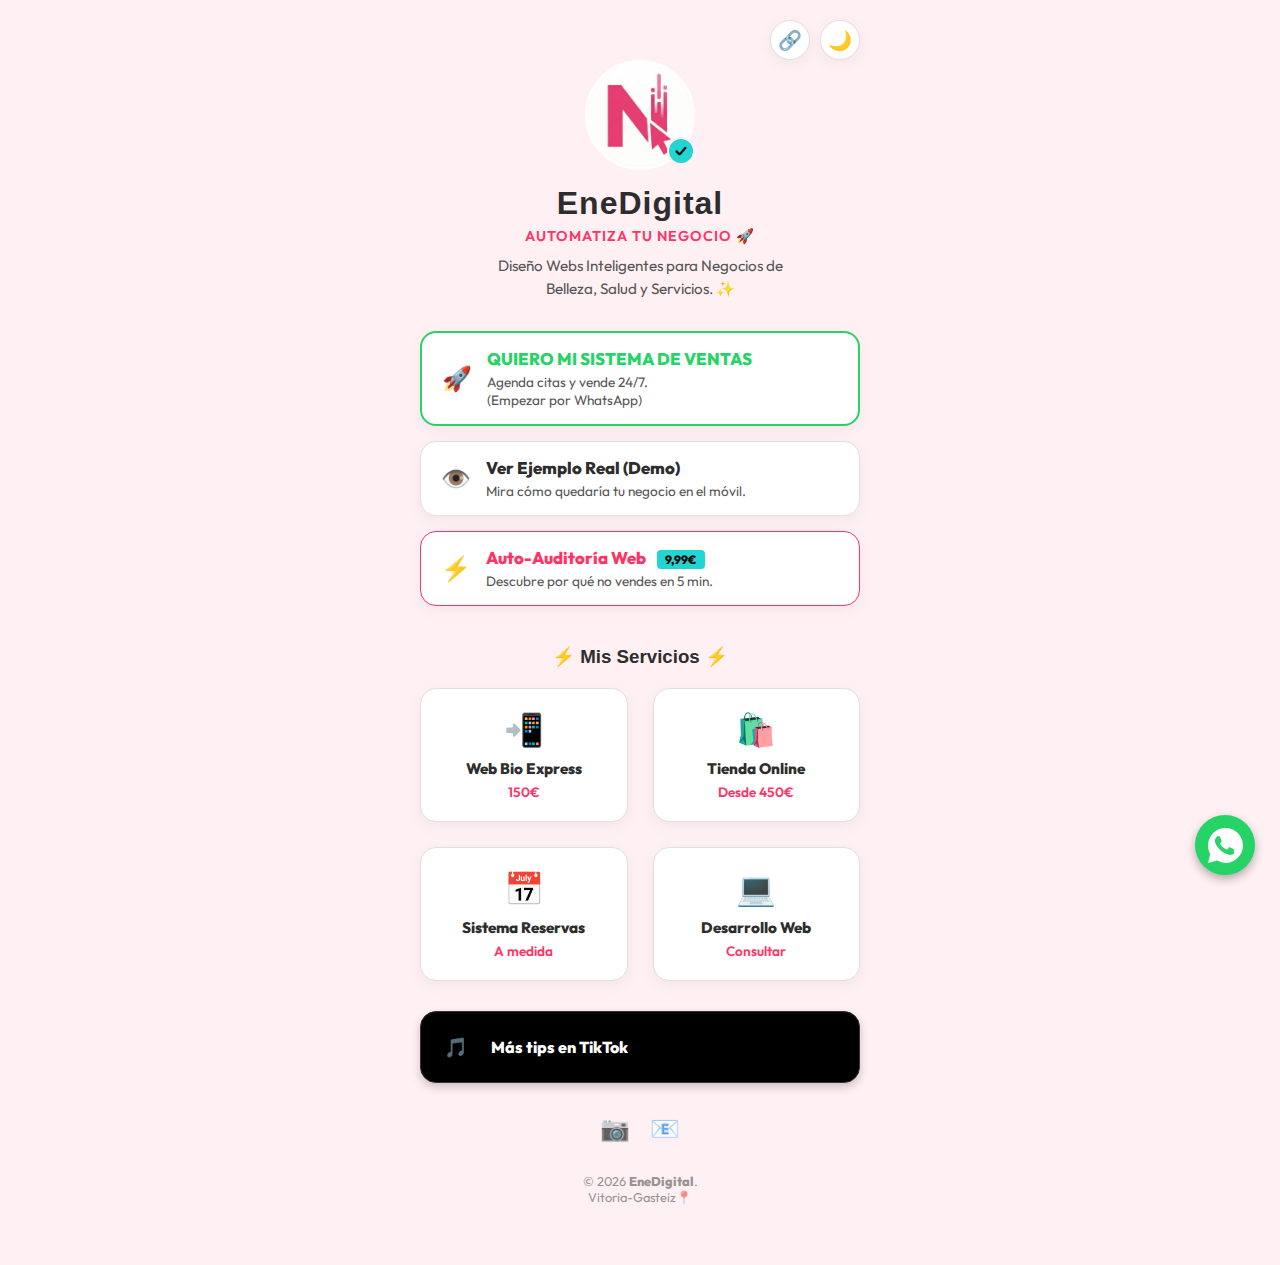
<file: enedigital-bio-main/index.html>
<!DOCTYPE html>
<html lang="es">
<head>
    <meta charset="UTF-8">
    <meta name="viewport" content="width=device-width, initial-scale=1.0">
    <title>EneDigital | Diseño Web ⚡</title>
    <meta name="description" content="Automatizo tu Agenda y tus Ventas. Diseño Web para negocios de Belleza, Salud y Servicios. De Autoempleada a Jefa.">
    <link rel="shortcut icon" href="img/logo-mini.png" type="image/x-icon">
    
    <link rel="stylesheet" href="style.css">
</head>
<body>

    <main class="container">
        
        <button id="share-btn" class="control-btn" aria-label="Compartir perfil">
            🔗
        </button>

        <button id="theme-toggle" class="control-btn" aria-label="Cambiar tema">
            🌙
        </button>

        <div class="profile-header">
            <div class="profile-image-container">
                <div class="profile-image"><img src="img/logo-mini.webp" alt="EneDigital"></div> 
                <div class="verified-badge">✓</div>
            </div>
            <h1>EneDigital</h1>
            <p class="subtitle">Automatiza tu Negocio 🚀</p>
            <p class="bio">Diseño Webs Inteligentes para Negocios de<br>Belleza, Salud y Servicios. ✨</p>
        </div>

        <div class="links-container">
            
            <a href="https://wa.me/34687356467?text=Hola%20Nellys!%20%F0%9F%91%8B%20Vengo%20de%20TikTok%20y%20quiero%20info%20sobre%20la%20Web%20Autom%C3%A1tica." target="_blank" class="link-card pulse-effect" style="border: 2px solid #25D366;">
                <div class="link-icon">🚀</div>
                <div class="link-content">
                    <span class="link-title" style="color: #25D366; font-weight: 800;">QUIERO MI SISTEMA DE VENTAS</span>
                    <div class="link-desc">Agenda citas y vende 24/7.<br>(Empezar por WhatsApp)</div>
                </div>
            </a>

            <a href="https://ene-nails.vercel.app" target="_blank" class="link-card">
                <div class="link-icon">👁️</div>
                <div class="link-content">
                    <span class="link-title">Ver Ejemplo Real (Demo)</span>
                    <div class="link-desc">Mira cómo quedaría tu negocio en el móvil.</div>
                </div>
            </a>

             <a href="https://go.hotmart.com/C103574555Q?dp=1" target="_blank" class="link-card" style="border: 1px solid var(--primary-pink);">
                <div class="link-icon">⚡</div>
                <div class="link-content">
                    <span class="link-title" style="color: var(--primary-pink);">
                        Auto-Auditoría Web <span class="price-tag">9,99€</span>
                    </span>
                    <div class="link-desc">Descubre por qué no vendes en 5 min.</div>
                </div>
            </a>
        </div>

        <h3>⚡ Mis Servicios ⚡</h3>
        <div class="services-grid">
            <div class="service-card">
                <span class="service-icon">📲</span>
                <div class="service-title">Web Bio Express</div>
                <div class="service-price">150€</div> 
            </div>
            <div class="service-card">
                <span class="service-icon">🛍️</span>
                <div class="service-title">Tienda Online</div>
                <div class="service-price">Desde 450€</div>
            </div>
            <div class="service-card">
                <span class="service-icon">📅</span>
                <div class="service-title">Sistema Reservas</div>
                <div class="service-price">A medida</div>
            </div>
            <div class="service-card">
                <span class="service-icon">💻</span>
                <div class="service-title">Desarrollo Web</div>
                <div class="service-price">Consultar</div>
            </div>
        </div>

        <a href="https://www.tiktok.com/@ene.digitalweb" target="_blank" class="cta-tiktok" style="margin-top: 20px; background: #000;">
            <div class="tiktok-icon-box">🎵</div>
            <div>
                <h2 style="font-size: 1rem; font-weight: 700; color: white;">Más tips en TikTok</h2>
            </div>
        </a>
        
        <div class="social-links">
            <a href="https://www.instagram.com/ene.digitalweb/" target="_blank" class="social-icon">📷</a> 
            <a href="mailto:hola@enedigital.es" class="social-icon">📧</a>
        </div>
        <a href="https://wa.me/34687356467?text=Hola%20Nellys!%20Vi%20tu%20web%20y%20quiero%20m%C3%A1s%20info." class="whatsapp-float" target="_blank" aria-label="Chat en WhatsApp">
            <svg viewBox="0 0 32 32" xmlns="http://www.w3.org/2000/svg" fill="#fff" width="35" height="35">
                <path d="M16 0C7.164 0 0 7.163 0 16c0 2.83.744 5.49 2.038 7.798L0 32l8.358-2.19A15.937 15.937 0 0016 32c8.837 0 16-7.163 16-16S24.837 0 16 0zm8.219 22.575c-.36.984-2.125 1.805-2.925 1.924-.765.113-1.765.165-2.845-.178-0.655-.207-1.495-.483-2.57-.946-4.515-1.95-7.465-6.532-7.69-6.832-.225-.3-1.835-2.445-1.835-4.665 0-2.22 1.16-3.31 1.57-3.76.41-.45.895-.563 1.195-.563.3 0 .6.005.865.015.28.01.655-.105.975.735.36.945 1.23 3.015 1.335 3.225.105.21.175.455.035.735-.14.28-.21.455-.42.7-.21.245-.44.545-.63.735-.21.21-.43.435-.185.855.245.42 1.09 1.8 2.34 2.915 1.605 1.435 2.96 1.88 3.38 2.09.42.21.665.175.91-.105.245-.28 1.05-1.225 1.33-1.645.28-.42.56-.35.945-.21.385.14 2.445 1.155 2.865 1.365.42.21.7.315.805.49.105.175.105 1.005-.255 1.98z"/>
            </svg>
        </a>
        <footer>
            <p>
                © 2026 <strong>EneDigital</strong>. <br>
                <span>Vitoria-Gasteiz📍</span>
            </p>
        </footer>
    </main>
    <script src="script.js" defer></script>
</body>
</html>
</file>
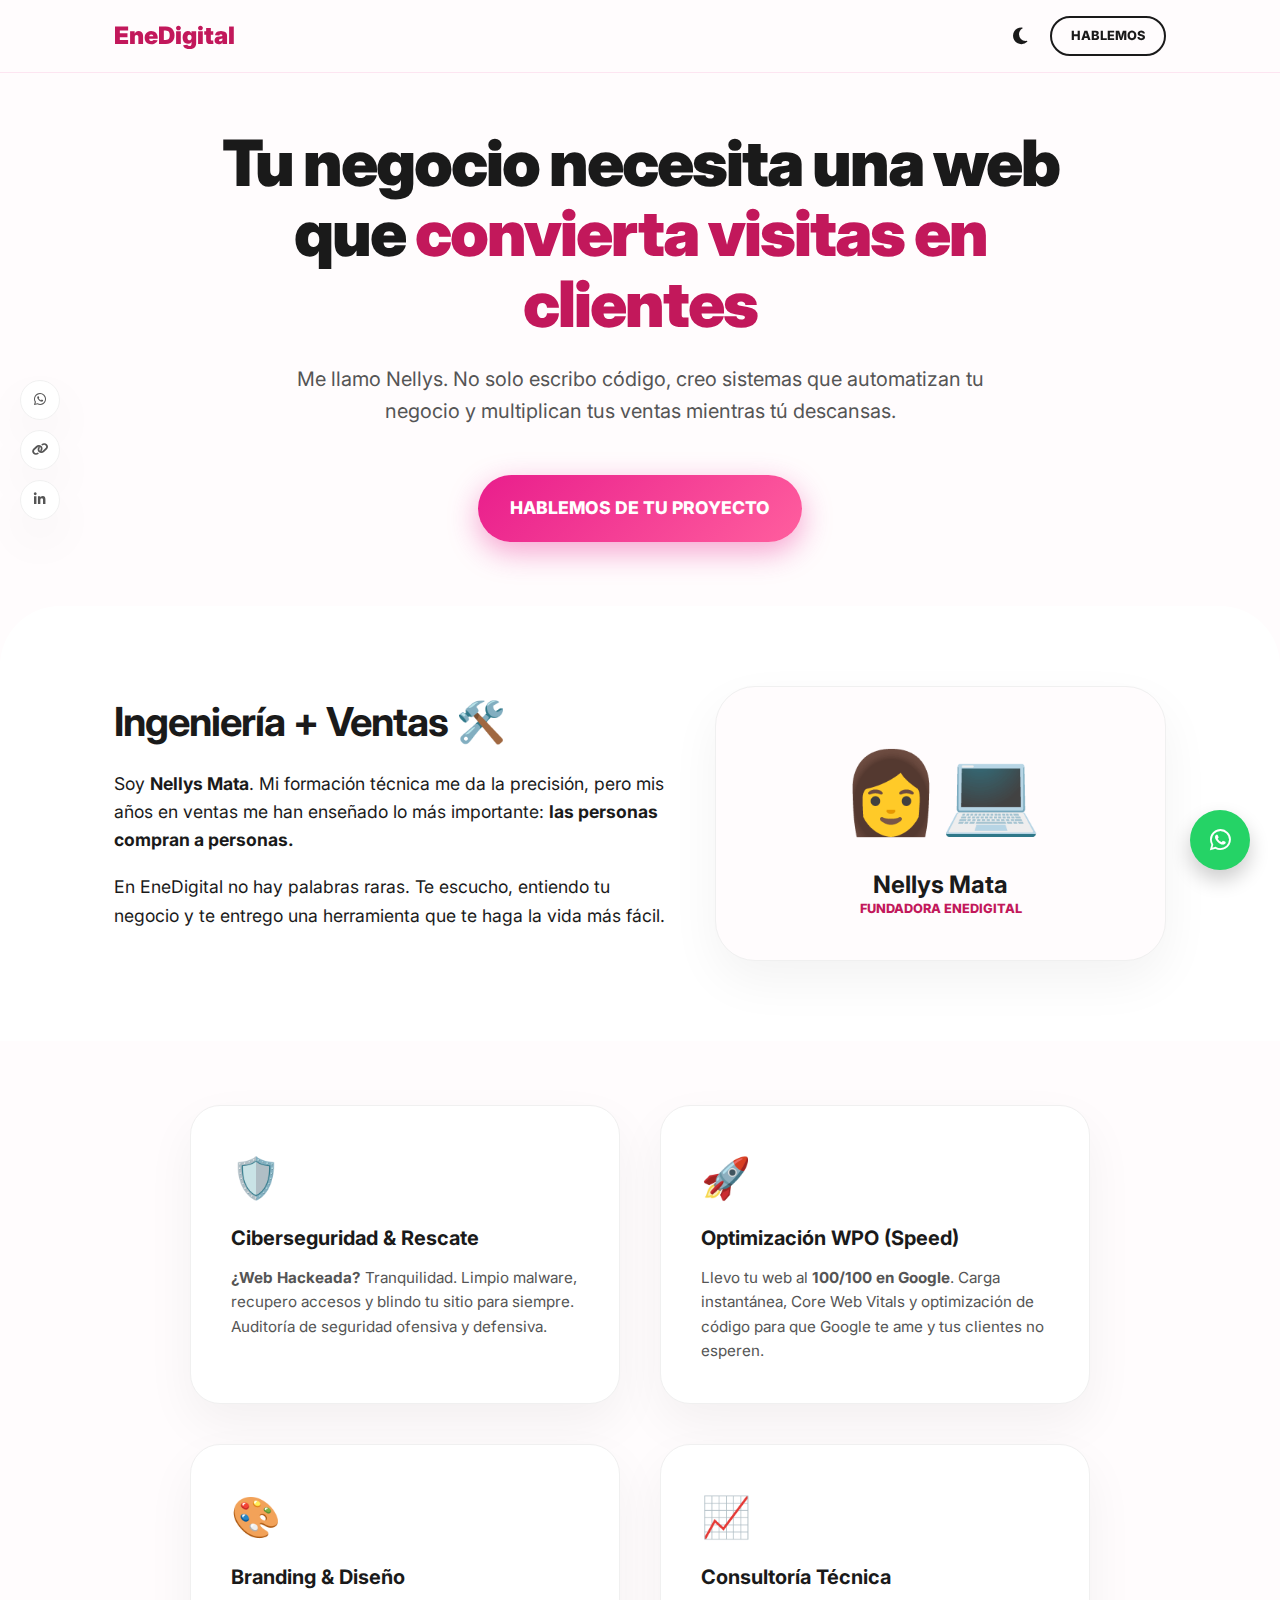
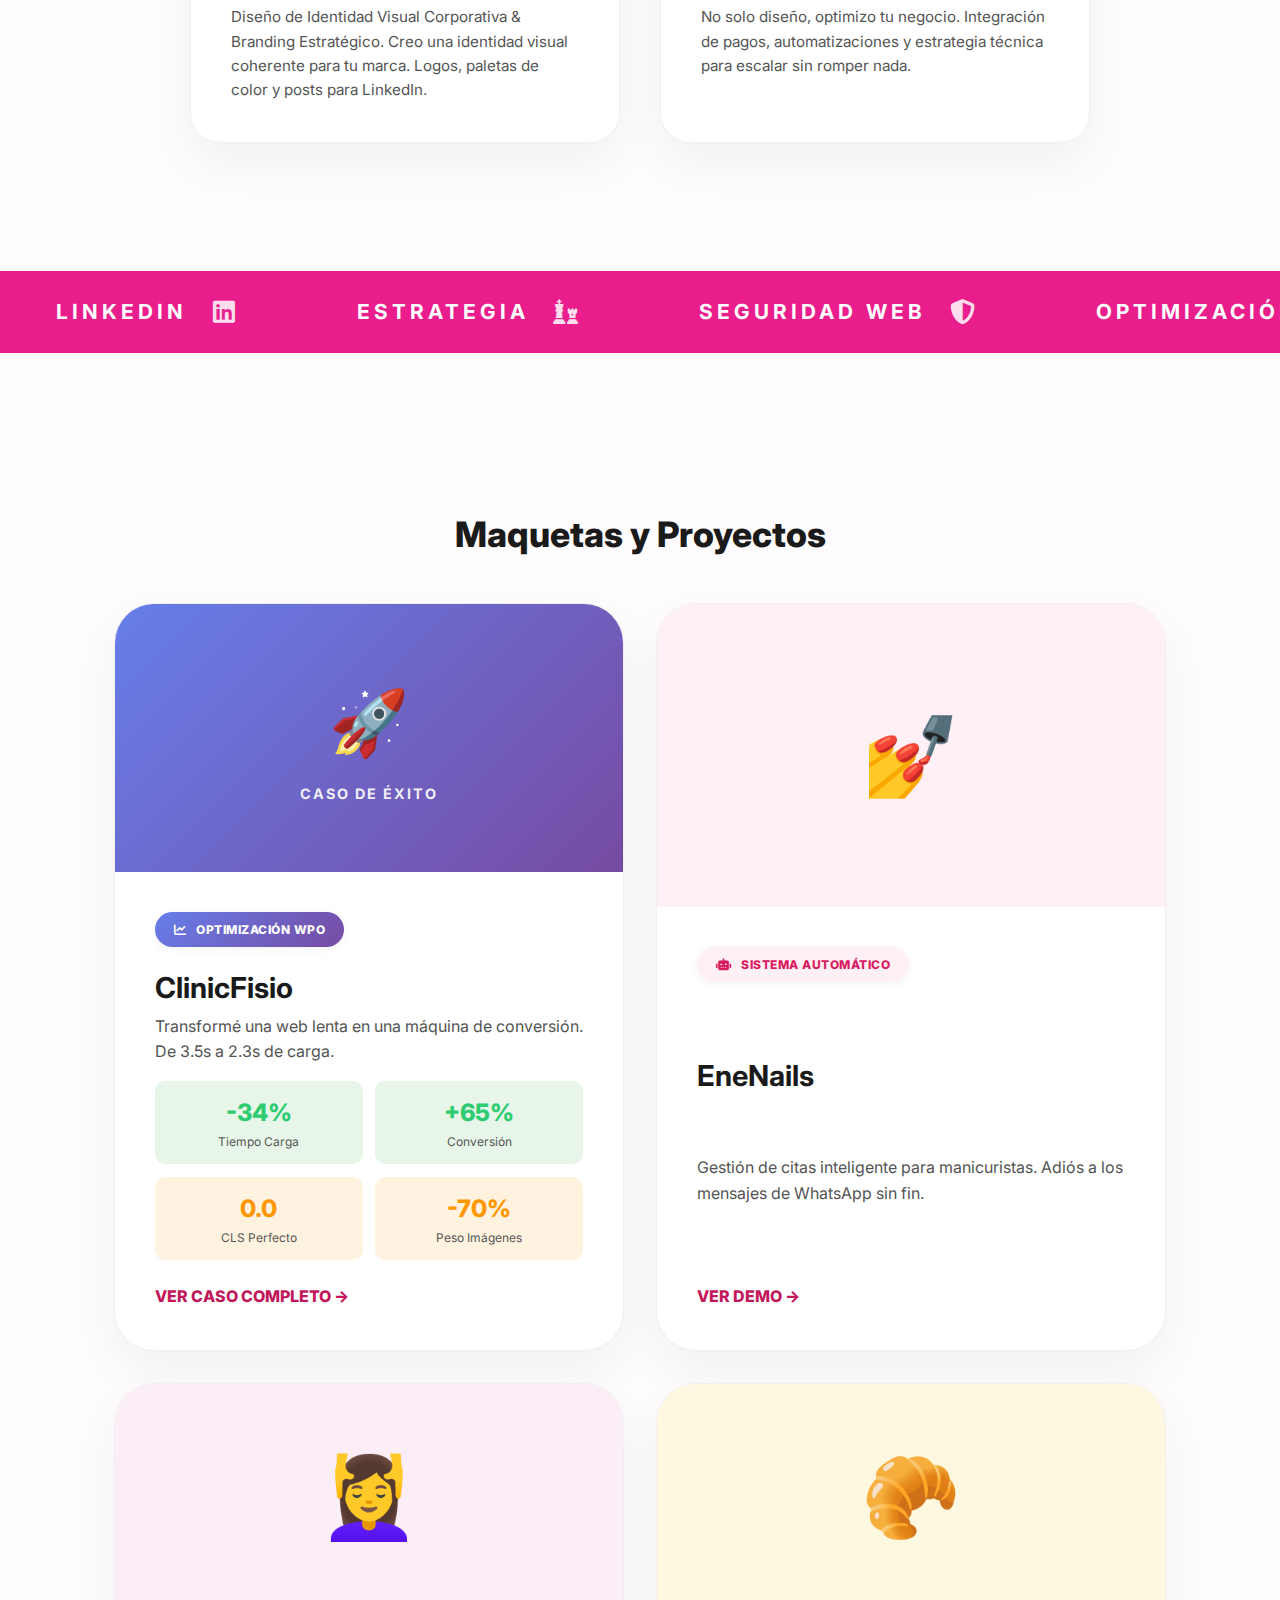
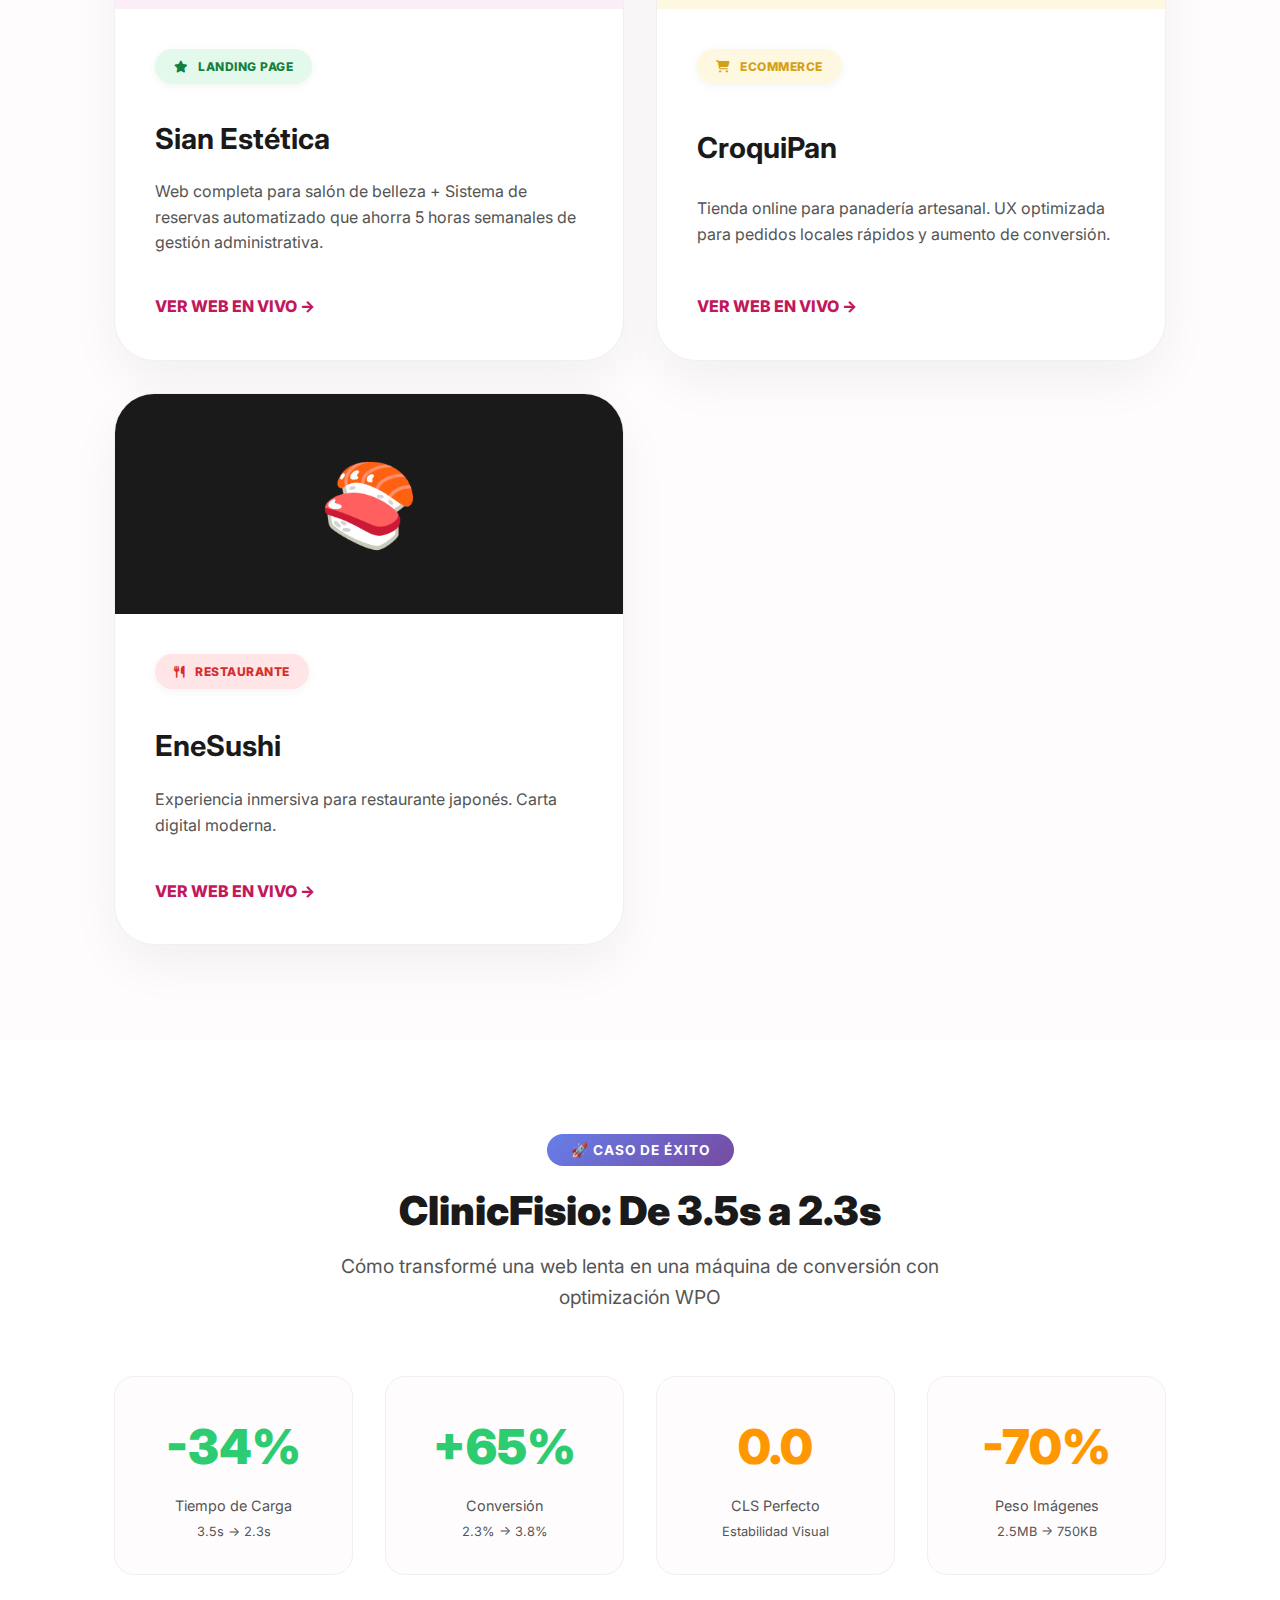
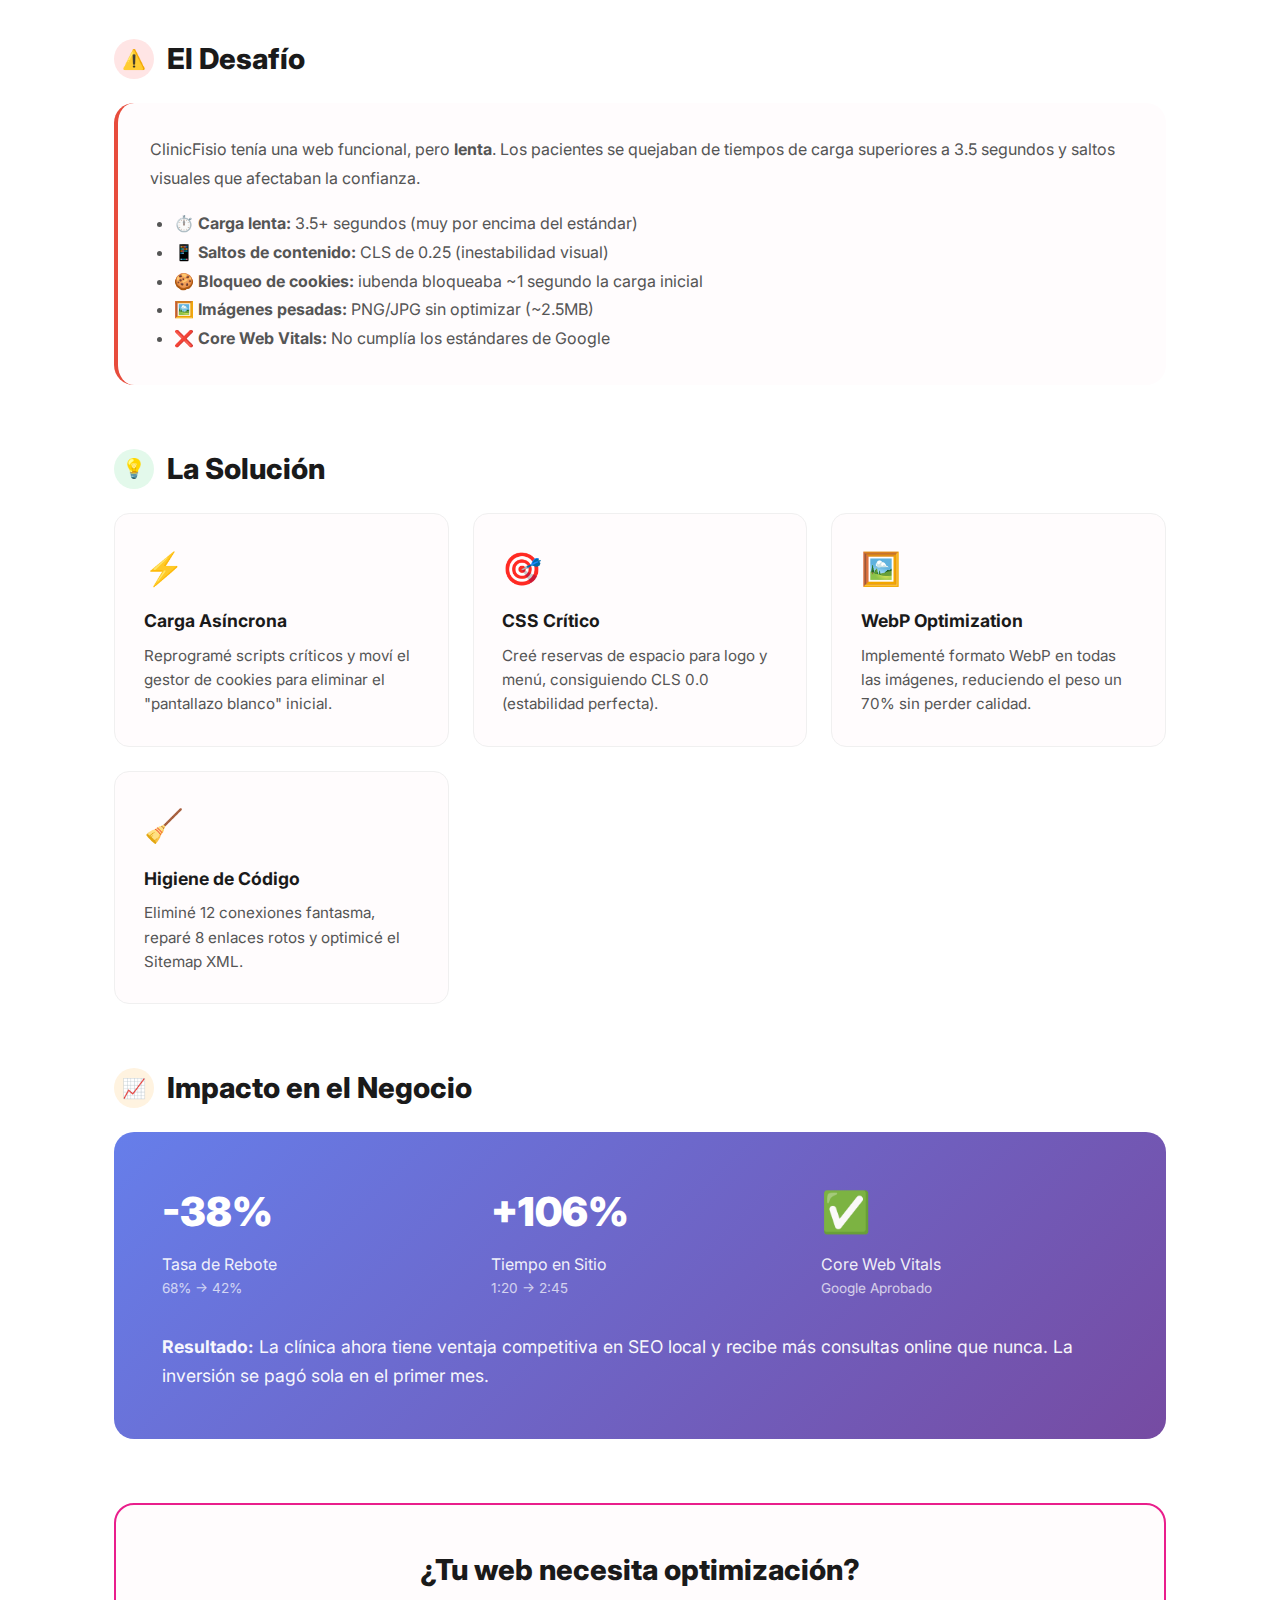
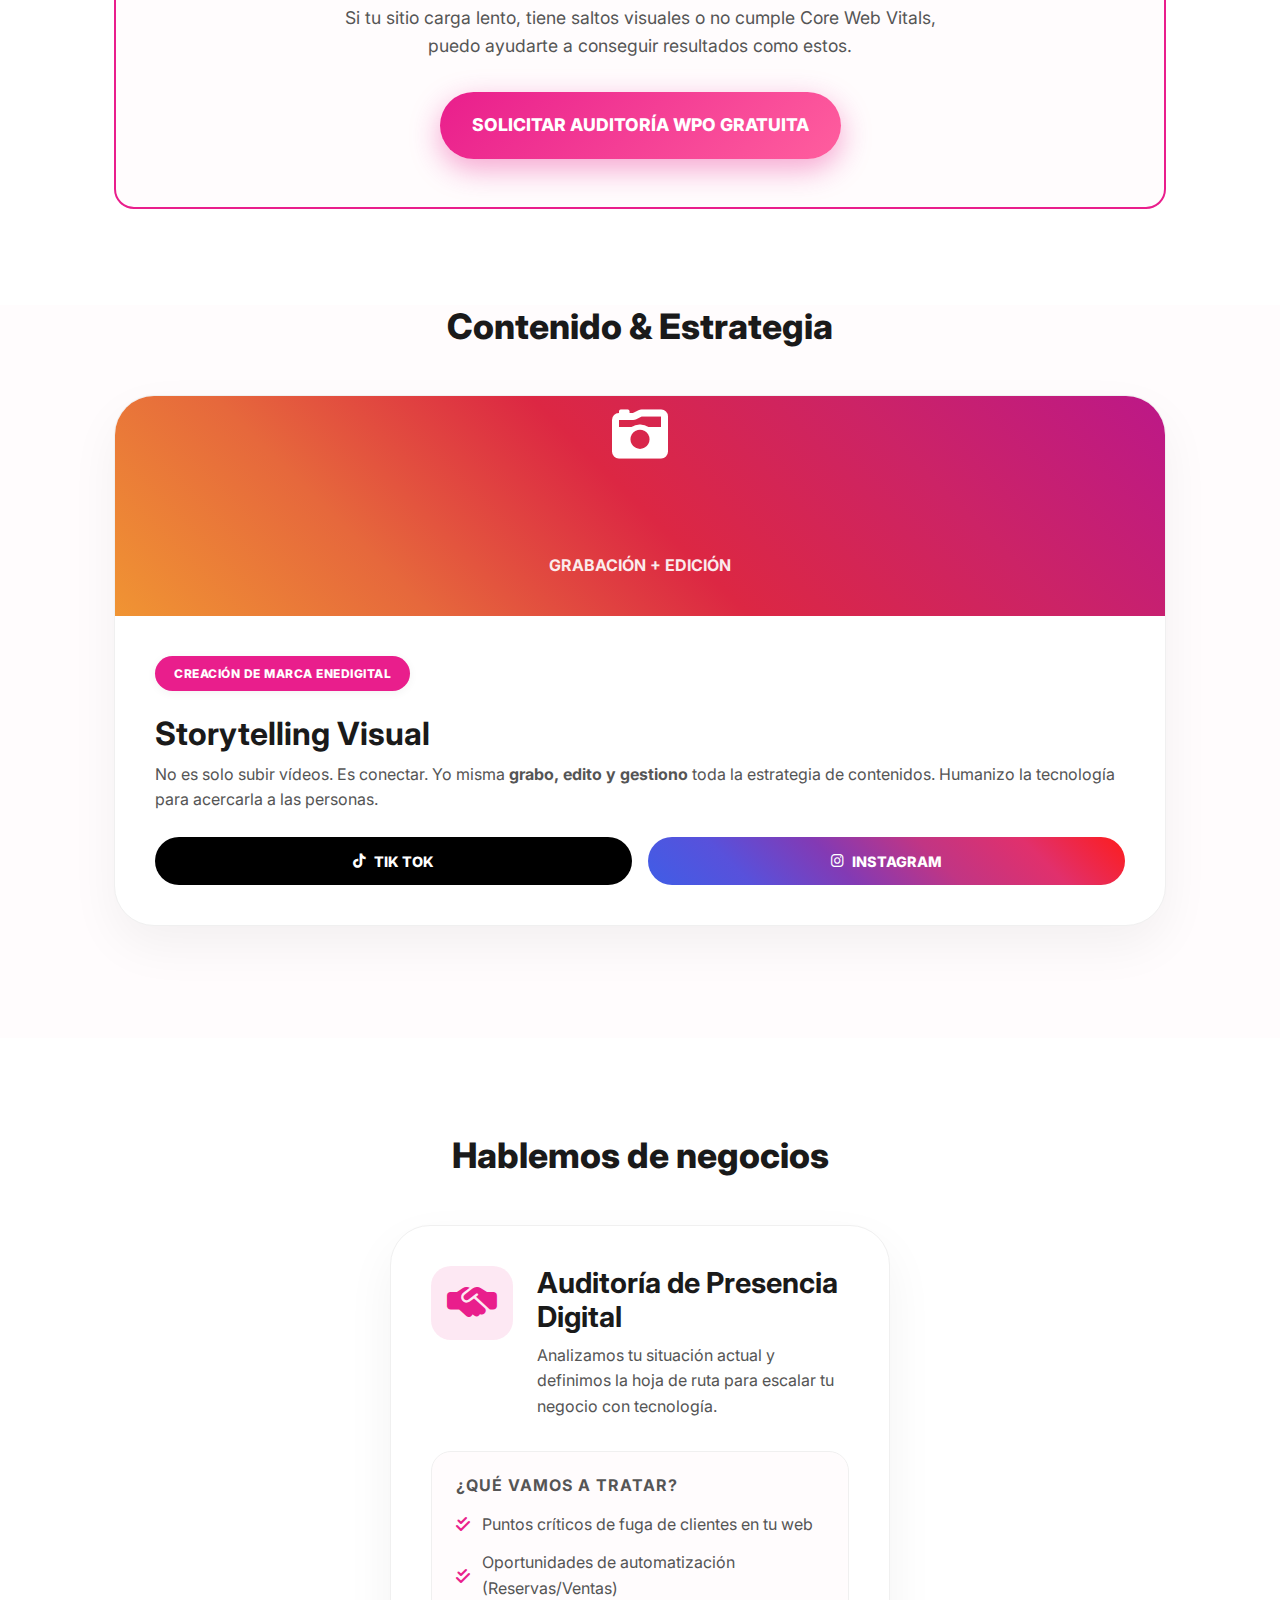
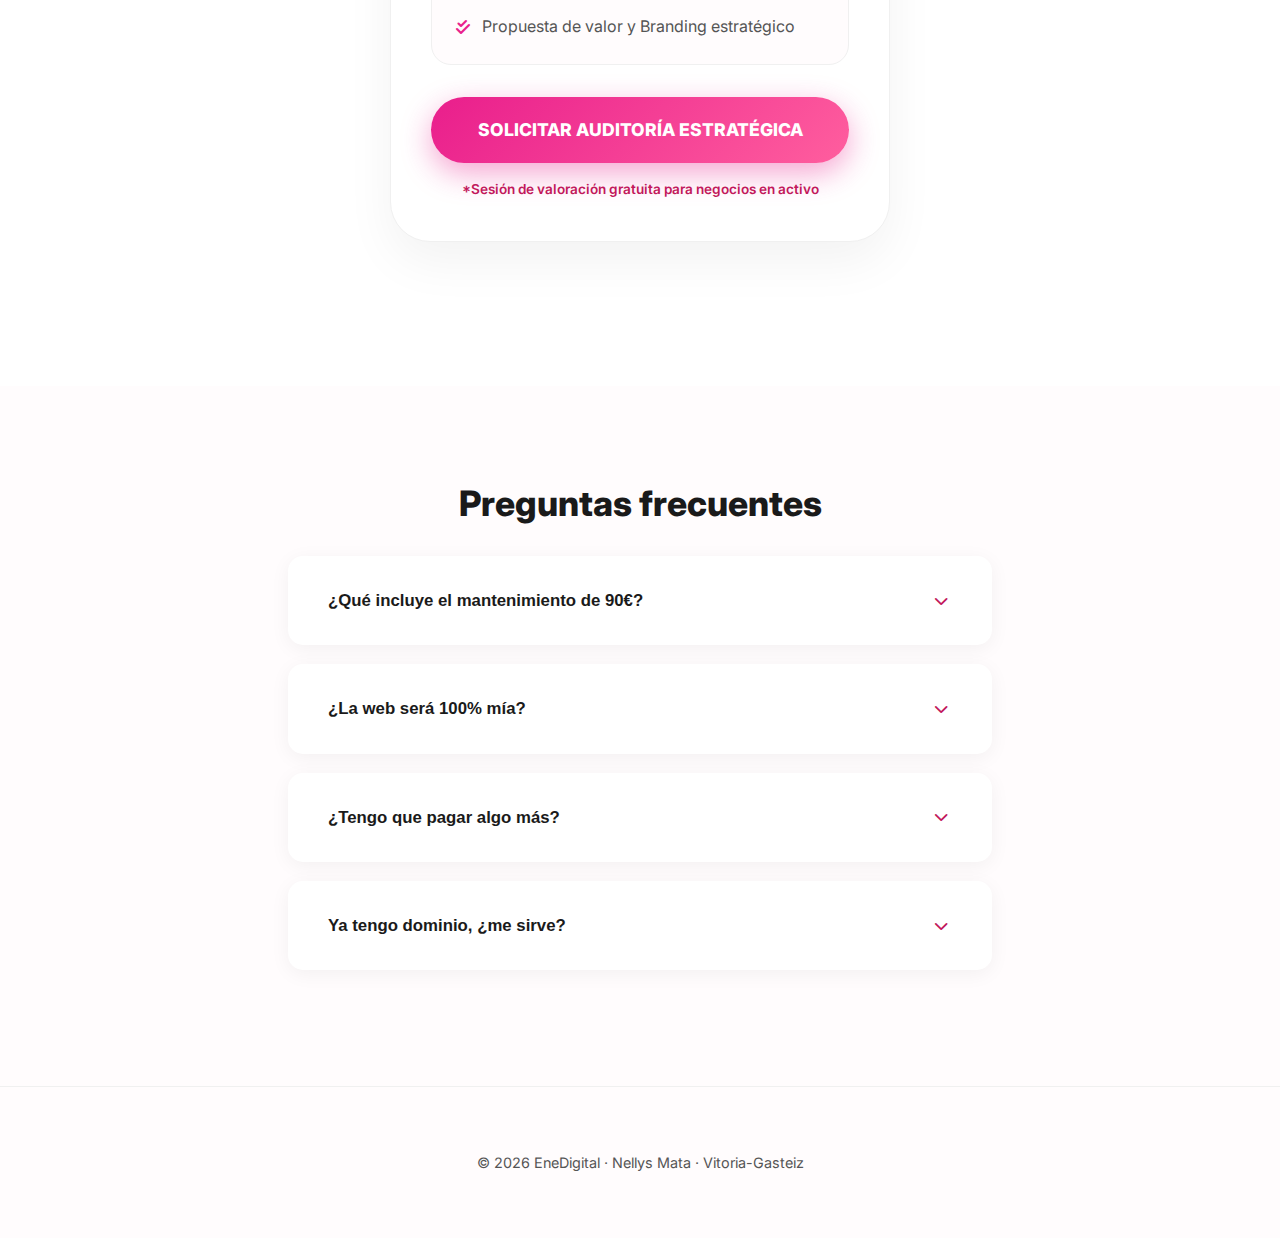
<file: enedigital/index.html>
<!DOCTYPE html>
<html lang="es">

<head>
    <meta charset="UTF-8">
    <meta name="viewport" content="width=device-width, initial-scale=1.0">
    <title>Diseño Web Vitoria-Gasteiz | EneDigital</title>
    <meta name="description"
        content="Agencia Digital en Vitoria-Gasteiz especializada en conversión de clientes. Desarrollo web, optimización WPO y estrategia digital para hacer crecer tu negocio.">

    <!-- Open Graph / SEO -->
    <meta property="og:type" content="website">
    <meta property="og:url" content="https://enedigital.com/">
    <meta property="og:title" content="Diseño Web Vitoria-Gasteiz | EneDigital">
    <meta property="og:description"
        content="Agencia Digital en Vitoria-Gasteiz. Convertimos visitas en clientes con tecnología y estrategia.">
    <meta property="og:image" content=""> <!-- Add actual image URL if available -->

    <!-- Fonts with optimized loading for Safari -->
    <link rel="preconnect" href="https://fonts.googleapis.com">
    <link rel="preconnect" href="https://fonts.gstatic.com" crossorigin>
    <!-- font-display=swap prevents FOIT (Flash of Invisible Text) in Safari -->
    <link href="https://fonts.googleapis.com/css2?family=Inter:wght@400;700;900&display=swap" rel="stylesheet">
    <link rel="stylesheet" href="https://cdnjs.cloudflare.com/ajax/libs/font-awesome/6.5.1/css/all.min.css"
        crossorigin="anonymous">

    <!-- Custom CSS with cache busting version -->
    <link rel="stylesheet" href="style.css?v=2.3.0">
</head>

<body>

    <nav>
        <div class="nav-container">
            <a href="#" class="logo">EneDigital</a>
            <div class="nav-actions">
                <button class="theme-toggle" id="theme-toggle" aria-label="Cambiar tema">
                    <i class="fa-solid fa-moon"></i>
                </button>
                <a href="https://wa.me/34687356467" class="btn-nav">HABLEMOS</a>
            </div>
        </div>
    </nav>

    <header class="hero">
        <h1>Tu negocio necesita una web que <span class="text-highlight">convierta visitas en clientes</span></h1>
        <p>Me llamo Nellys. No solo escribo código, creo sistemas que automatizan tu negocio y multiplican tus ventas
            mientras tú descansas.</p>
        <a href="https://wa.me/34687356467" class="btn-mega">HABLEMOS DE TU PROYECTO</a>
    </header>

    <div class="share-bar">
        <button class="share-btn" onclick="sharePage('whatsapp')" aria-label="Compartir en Whatsapp"><i
                class="fa-brands fa-whatsapp"></i></button>
        <button class="share-btn" onclick="sharePage('copy')" aria-label="Copiar enlace"><i
                class="fa-solid fa-link"></i></button>
        <button class="share-btn" onclick="sharePage('linkedin')" aria-label="Compartir en LinkedIn"><i
                class="fa-brands fa-linkedin-in"></i></button>
    </div>

    <main>
        <section class="about" id="sobre-mi">
            <div class="container about-flex">
                <div style="flex: 1.2; min-width: 320px;">
                    <h2 style="font-size: 2.5rem; margin-bottom: 1.5rem; letter-spacing: -1px;">Ingeniería + Ventas 🛠️
                    </h2>
                    <p style="font-size: 1.1rem; margin-bottom: 1.2rem;">Soy <strong>Nellys Mata</strong>. Mi formación
                        técnica me da la precisión, pero mis años en ventas me han enseñado lo más importante:
                        <strong>las personas compran a personas.</strong>
                    </p>
                    <p style="font-size: 1.1rem; margin-bottom: 1.2rem;">En EneDigital no hay palabras raras. Te
                        escucho, entiendo tu negocio y te entrego una herramienta que te haga la vida más fácil.</p>
                </div>
                <div class="profile-card">
                    <span style="font-size: 5rem; display: block; margin-bottom: 1rem;">👩💻</span>
                    <h3 style="font-size: 1.5rem;">Nellys Mata</h3>
                    <p class="text-highlight" style="font-weight:800; text-transform:uppercase; font-size:0.8rem;">
                        Fundadora EneDigital</p>
                </div>
            </div>
        </section>

        <!-- Services Section -->
        <section class="services" style="padding: 4rem 1.5rem; background: var(--bg-body);">
            <div class="container">
                <!-- Grid optimizado: 2x2 en desktop, 1 columna en mobile -->
                <div class="services-grid-optimized">

                    <!-- Card 1: Seguridad (Webs Hackeadas) -->
                    <div class="service-card-optimized">
                        <div style="font-size: 2.5rem; margin-bottom: 1rem;">🛡️</div>
                        <h3 style="font-size: 1.25rem; margin-bottom: 1rem;">Ciberseguridad & Rescate</h3>
                        <p style="color: var(--text-secondary); font-size: 0.95rem;"><strong>¿Web Hackeada?</strong>
                            Tranquilidad. Limpio malware, recupero accesos y blindo tu sitio para siempre. Auditoría de
                            seguridad ofensiva y defensiva.</p>
                    </div>

                    <!-- Card 2: WPO (Optimización) - NEW -->
                    <div class="service-card-optimized">
                        <div style="font-size: 2.5rem; margin-bottom: 1rem;">🚀</div>
                        <h3 style="font-size: 1.25rem; margin-bottom: 1rem;">Optimización WPO (Speed)</h3>
                        <p style="color: var(--text-secondary); font-size: 0.95rem;">Llevo tu web al <strong>100/100 en
                                Google</strong>. Carga instantánea, Core Web Vitals y optimización de código para que
                            Google te ame y tus clientes no esperen.</p>
                    </div>

                    <!-- Card 3: Branding -->
                    <div class="service-card-optimized">
                        <div style="font-size: 2.5rem; margin-bottom: 1rem;">🎨</div>
                        <h3 style="font-size: 1.25rem; margin-bottom: 1rem;">Branding & Diseño</h3>
                        <p style="color: var(--text-secondary); font-size: 0.95rem;">Diseño de Identidad Visual
                            Corporativa & Branding Estratégico. Creo una identidad visual coherente para tu marca.
                            Logos,
                            paletas de color y posts para LinkedIn.</p>
                    </div>

                    <!-- Card 4: Estrategia (Was Maintenance) -->
                    <div class="service-card-optimized">
                        <div style="font-size: 2.5rem; margin-bottom: 1rem;">📈</div>
                        <h3 style="font-size: 1.25rem; margin-bottom: 1rem;">Consultoría Técnica</h3>
                        <p style="color: var(--text-secondary); font-size: 0.95rem;">No solo diseño, optimizo tu
                            negocio.
                            Integración de pagos, automatizaciones y estrategia técnica para escalar sin romper nada.
                        </p>
                    </div>

                </div>
            </div>
        </section>

        <!-- Marquee Infinite Carousel (Tools) -->
        <div class="marquee-wrapper">
            <div class="marquee-content">
                <span class="marquee-item">LINKEDIN <i class="fa-brands fa-linkedin"></i></span>
                <span class="marquee-item">ESTRATEGIA <i class="fa-solid fa-chess"></i></span>
                <span class="marquee-item">SEGURIDAD WEB <i class="fa-solid fa-shield-halved"></i></span>
                <span class="marquee-item">OPTIMIZACIÓN WPO <i class="fa-solid fa-gauge-high"></i></span>
                <span class="marquee-item">SEO TÉCNICO <i class="fa-solid fa-code"></i></span>
                <span class="marquee-item">CONVERSIÓN <i class="fa-solid fa-chart-line"></i></span>
                <!-- Repetir Exacto -->
                <span class="marquee-item">LINKEDIN <i class="fa-brands fa-linkedin"></i></span>
                <span class="marquee-item">ESTRATEGIA <i class="fa-solid fa-chess"></i></span>
                <span class="marquee-item">SEGURIDAD WEB <i class="fa-solid fa-shield-halved"></i></span>
                <span class="marquee-item">OPTIMIZACIÓN WPO <i class="fa-solid fa-gauge-high"></i></span>
                <span class="marquee-item">SEO TÉCNICO <i class="fa-solid fa-code"></i></span>
                <span class="marquee-item">CONVERSIÓN <i class="fa-solid fa-chart-line"></i></span>
            </div>
        </div>

        <section class="logros" id="logros">
            <div class="container">
                <h2 class="section-title">Maquetas y Proyectos</h2>

                <div class="projects-grid">

                    <!-- CASO DE ÉXITO DESTACADO: ClinicFisio -->
                    <article class="project-card case-study-featured">
                        <div class="project-img"
                            style="background: linear-gradient(135deg, #667eea 0%, #764ba2 100%); color: white; display: flex; flex-direction: column; align-items: center; justify-content: center; padding: 2rem;">
                            <div style="font-size: 4rem; margin-bottom: 0.5rem;">🚀</div>
                            <div
                                style="font-size: 0.9rem; font-weight: 700; text-transform: uppercase; letter-spacing: 2px; opacity: 0.9;">
                                Caso de Éxito</div>
                        </div>
                        <div class="project-info">
                            <span class="tag"
                                style="background: linear-gradient(135deg, #667eea, #764ba2); color: white;">
                                <i class="fa-solid fa-chart-line" style="margin-right:6px;"></i> OPTIMIZACIÓN WPO
                            </span>
                            <h3 style="font-size: 1.8rem; margin: 0.5rem 0;">ClinicFisio</h3>
                            <p style="color:var(--text-secondary); margin-bottom: 1rem;">
                                Transformé una web lenta en una máquina de conversión. De 3.5s a 2.3s de carga.
                            </p>

                            <!-- Métricas de Resultados -->
                            <div
                                style="display: grid; grid-template-columns: repeat(2, 1fr); gap: 0.8rem; margin-bottom: 1.5rem;">
                                <div
                                    style="background: #e8f5e9; padding: 0.8rem; border-radius: 10px; text-align: center;">
                                    <div style="font-size: 1.5rem; font-weight: 800; color: #2ecc71;">-34%</div>
                                    <div style="font-size: 0.75rem; color: #555;">Tiempo Carga</div>
                                </div>
                                <div
                                    style="background: #e8f5e9; padding: 0.8rem; border-radius: 10px; text-align: center;">
                                    <div style="font-size: 1.5rem; font-weight: 800; color: #2ecc71;">+65%</div>
                                    <div style="font-size: 0.75rem; color: #555;">Conversión</div>
                                </div>
                                <div
                                    style="background: #fff3e0; padding: 0.8rem; border-radius: 10px; text-align: center;">
                                    <div style="font-size: 1.5rem; font-weight: 800; color: #ff9800;">0.0</div>
                                    <div style="font-size: 0.75rem; color: #555;">CLS Perfecto</div>
                                </div>
                                <div
                                    style="background: #fff3e0; padding: 0.8rem; border-radius: 10px; text-align: center;">
                                    <div style="font-size: 1.5rem; font-weight: 800; color: #ff9800;">-70%</div>
                                    <div style="font-size: 0.75rem; color: #555;">Peso Imágenes</div>
                                </div>
                            </div>

                            <a href="#caso-clinicfisio" class="text-highlight"
                                style="font-weight:800; text-decoration:none;">
                                VER CASO COMPLETO →
                            </a>
                        </div>
                    </article>

                    <!-- Project New: EneNails -->
                    <article class="project-card">
                        <div class="project-img" style="background: #FFF0F5; font-size: 5rem;">💅</div>
                        <div class="project-info">
                            <span class="tag" style="background: #FFF0F5; color: #D81B60;">
                                <i class="fa-solid fa-robot" style="margin-right:6px;"></i> SISTEMA AUTOMÁTICO
                            </span>
                            <h3 style="font-size: 1.8rem; margin: 0.5rem 0;">EneNails</h3>
                            <p style="color:var(--text-secondary); margin-bottom: 1.5rem;">Gestión de citas inteligente
                                para manicuristas. Adiós a los mensajes de WhatsApp sin fin.</p>
                            <a href="https://ene-nails.vercel.app/" target="_blank" rel="noopener noreferrer"
                                class="text-highlight" style="font-weight:800; text-decoration:none;">VER DEMO →</a>
                        </div>
                    </article>

                    <!-- Project 1: Sian -->
                    <article class="project-card">
                        <div class="project-img">💆‍♀️</div>
                        <div class="project-info">
                            <span class="tag" style="background: #e3f9eb; color: #15803d;">
                                <i class="fa-solid fa-star" style="margin-right:6px;"></i> LANDING PAGE
                            </span>
                            <h3 style="font-size: 1.8rem; margin: 0.5rem 0;">Sian Estética</h3>
                            <p style="color:var(--text-secondary); margin-bottom: 1.5rem;">Web completa para salón de
                                belleza + Sistema de reservas automatizado que ahorra 5 horas semanales de gestión
                                administrativa.</p>
                            <a href="https://estetica-sian.vercel.app/" target="_blank" rel="noopener noreferrer"
                                class="text-highlight" style="font-weight:800; text-decoration:none;">VER WEB EN VIVO
                                →</a>
                        </div>
                    </article>

                    <!-- Project 2: CroquiPan -->
                    <article class="project-card">
                        <div class="project-img" style="background: #FFF8E1; font-size: 5rem;">🥐</div>
                        <div class="project-info">
                            <span class="tag" style="background: #FFF8E1; color: #D4A017;">
                                <i class="fa-solid fa-cart-shopping" style="margin-right:6px;"></i> ECOMMERCE
                            </span>
                            <h3 style="font-size: 1.8rem; margin: 0.5rem 0;">CroquiPan</h3>
                            <p style="color:var(--text-secondary); margin-bottom: 1.5rem;">Tienda online para panadería
                                artesanal. UX optimizada para pedidos locales rápidos y aumento de conversión.</p>
                            <a href="https://croquipan.vercel.app/" target="_blank" rel="noopener noreferrer"
                                class="text-highlight" style="font-weight:800; text-decoration:none;">VER WEB EN VIVO
                                →</a>
                        </div>
                    </article>

                    <!-- Project 3: EneSushi -->
                    <article class="project-card">
                        <div class="project-img" style="background: #1a1a1a; font-size: 5rem;">🍣</div>
                        <div class="project-info">
                            <span class="tag" style="background: #FFE5E5; color: #D32F2F;">
                                <i class="fa-solid fa-utensils" style="margin-right:6px;"></i> RESTAURANTE
                            </span>
                            <h3 style="font-size: 1.8rem; margin: 0.5rem 0;">EneSushi</h3>
                            <p style="color:var(--text-secondary); margin-bottom: 1.5rem;">Experiencia inmersiva para
                                restaurante japonés. Carta digital moderna.</p>
                            <a href="https://enesushi.vercel.app/" target="_blank" rel="noopener noreferrer"
                                class="text-highlight" style="font-weight:800; text-decoration:none;">VER WEB EN VIVO
                                →</a>
                        </div>
                    </article>

                </div>

            </div>

        </section>

        <!-- CASO DE ESTUDIO COMPLETO: ClinicFisio -->
        <section id="caso-clinicfisio" style="padding: 6rem 1.5rem; background: var(--bg-card);">
            <div class="container">
                <!-- Header del Caso -->
                <div style="text-align: center; margin-bottom: 4rem;">
                    <span
                        style="background: linear-gradient(135deg, #667eea, #764ba2); color: white; padding: 0.5rem 1.5rem; border-radius: 50px; font-size: 0.85rem; font-weight: 700; text-transform: uppercase; letter-spacing: 1px;">
                        🚀 Caso de Éxito
                    </span>
                    <h2 style="font-size: 2.5rem; font-weight: 900; margin: 1.5rem 0 1rem; line-height: 1.2;">
                        ClinicFisio: De 3.5s a 2.3s
                    </h2>
                    <p style="font-size: 1.2rem; color: var(--text-secondary); max-width: 700px; margin: 0 auto;">
                        Cómo transformé una web lenta en una máquina de conversión con optimización WPO
                    </p>
                </div>

                <!-- Métricas Destacadas -->
                <div
                    style="display: grid; grid-template-columns: repeat(auto-fit, minmax(200px, 1fr)); gap: 2rem; margin-bottom: 4rem;">
                    <div
                        style="background: var(--bg-body); padding: 2rem; border-radius: 20px; text-align: center; border: 1px solid var(--border-color);">
                        <div style="font-size: 3rem; font-weight: 900; color: #2ecc71; margin-bottom: 0.5rem;">-34%
                        </div>
                        <div style="font-size: 0.9rem; color: var(--text-secondary); margin-bottom: 0.3rem;">Tiempo de
                            Carga</div>
                        <div style="font-size: 0.8rem; color: var(--text-secondary);">3.5s → 2.3s</div>
                    </div>
                    <div
                        style="background: var(--bg-body); padding: 2rem; border-radius: 20px; text-align: center; border: 1px solid var(--border-color);">
                        <div style="font-size: 3rem; font-weight: 900; color: #2ecc71; margin-bottom: 0.5rem;">+65%
                        </div>
                        <div style="font-size: 0.9rem; color: var(--text-secondary); margin-bottom: 0.3rem;">Conversión
                        </div>
                        <div style="font-size: 0.8rem; color: var(--text-secondary);">2.3% → 3.8%</div>
                    </div>
                    <div
                        style="background: var(--bg-body); padding: 2rem; border-radius: 20px; text-align: center; border: 1px solid var(--border-color);">
                        <div style="font-size: 3rem; font-weight: 900; color: #ff9800; margin-bottom: 0.5rem;">0.0</div>
                        <div style="font-size: 0.9rem; color: var(--text-secondary); margin-bottom: 0.3rem;">CLS
                            Perfecto</div>
                        <div style="font-size: 0.8rem; color: var(--text-secondary);">Estabilidad Visual</div>
                    </div>
                    <div
                        style="background: var(--bg-body); padding: 2rem; border-radius: 20px; text-align: center; border: 1px solid var(--border-color);">
                        <div style="font-size: 3rem; font-weight: 900; color: #ff9800; margin-bottom: 0.5rem;">-70%
                        </div>
                        <div style="font-size: 0.9rem; color: var(--text-secondary); margin-bottom: 0.3rem;">Peso
                            Imágenes</div>
                        <div style="font-size: 0.8rem; color: var(--text-secondary);">2.5MB → 750KB</div>
                    </div>
                </div>

                <!-- El Desafío -->
                <div style="margin-bottom: 4rem;">
                    <h3
                        style="font-size: 1.8rem; font-weight: 800; margin-bottom: 1.5rem; display: flex; align-items: center; gap: 0.8rem;">
                        <span
                            style="background: #ffe5e5; color: #e74c3c; width: 40px; height: 40px; border-radius: 50%; display: flex; align-items: center; justify-content: center; font-size: 1.2rem;">⚠️</span>
                        El Desafío
                    </h3>
                    <div
                        style="background: var(--bg-body); padding: 2rem; border-radius: 20px; border-left: 4px solid #e74c3c;">
                        <p style="color: var(--text-secondary); line-height: 1.8; margin-bottom: 1rem;">
                            ClinicFisio tenía una web funcional, pero <strong>lenta</strong>. Los pacientes se quejaban
                            de tiempos de carga superiores a 3.5 segundos y saltos visuales que afectaban la confianza.
                        </p>
                        <ul style="color: var(--text-secondary); line-height: 1.8; padding-left: 1.5rem;">
                            <li>⏱️ <strong>Carga lenta:</strong> 3.5+ segundos (muy por encima del estándar)</li>
                            <li>📱 <strong>Saltos de contenido:</strong> CLS de 0.25 (inestabilidad visual)</li>
                            <li>🍪 <strong>Bloqueo de cookies:</strong> iubenda bloqueaba ~1 segundo la carga inicial
                            </li>
                            <li>🖼️ <strong>Imágenes pesadas:</strong> PNG/JPG sin optimizar (~2.5MB)</li>
                            <li>❌ <strong>Core Web Vitals:</strong> No cumplía los estándares de Google</li>
                        </ul>
                    </div>
                </div>

                <!-- La Solución -->
                <div style="margin-bottom: 4rem;">
                    <h3
                        style="font-size: 1.8rem; font-weight: 800; margin-bottom: 1.5rem; display: flex; align-items: center; gap: 0.8rem;">
                        <span
                            style="background: #e3f9eb; color: #2ecc71; width: 40px; height: 40px; border-radius: 50%; display: flex; align-items: center; justify-content: center; font-size: 1.2rem;">💡</span>
                        La Solución
                    </h3>
                    <div
                        style="display: grid; grid-template-columns: repeat(auto-fit, minmax(280px, 1fr)); gap: 1.5rem;">
                        <!-- Solución 1 -->
                        <div
                            style="background: var(--bg-body); padding: 1.8rem; border-radius: 15px; border: 1px solid var(--border-color);">
                            <div style="font-size: 2rem; margin-bottom: 1rem;">⚡</div>
                            <h4 style="font-size: 1.1rem; font-weight: 700; margin-bottom: 0.8rem;">Carga Asíncrona</h4>
                            <p style="color: var(--text-secondary); font-size: 0.95rem; line-height: 1.6;">
                                Reprogramé scripts críticos y moví el gestor de cookies para eliminar el "pantallazo
                                blanco" inicial.
                            </p>
                        </div>
                        <!-- Solución 2 -->
                        <div
                            style="background: var(--bg-body); padding: 1.8rem; border-radius: 15px; border: 1px solid var(--border-color);">
                            <div style="font-size: 2rem; margin-bottom: 1rem;">🎯</div>
                            <h4 style="font-size: 1.1rem; font-weight: 700; margin-bottom: 0.8rem;">CSS Crítico</h4>
                            <p style="color: var(--text-secondary); font-size: 0.95rem; line-height: 1.6;">
                                Creé reservas de espacio para logo y menú, consiguiendo CLS 0.0 (estabilidad perfecta).
                            </p>
                        </div>
                        <!-- Solución 3 -->
                        <div
                            style="background: var(--bg-body); padding: 1.8rem; border-radius: 15px; border: 1px solid var(--border-color);">
                            <div style="font-size: 2rem; margin-bottom: 1rem;">🖼️</div>
                            <h4 style="font-size: 1.1rem; font-weight: 700; margin-bottom: 0.8rem;">WebP Optimization
                            </h4>
                            <p style="color: var(--text-secondary); font-size: 0.95rem; line-height: 1.6;">
                                Implementé formato WebP en todas las imágenes, reduciendo el peso un 70% sin perder
                                calidad.
                            </p>
                        </div>
                        <!-- Solución 4 -->
                        <div
                            style="background: var(--bg-body); padding: 1.8rem; border-radius: 15px; border: 1px solid var(--border-color);">
                            <div style="font-size: 2rem; margin-bottom: 1rem;">🧹</div>
                            <h4 style="font-size: 1.1rem; font-weight: 700; margin-bottom: 0.8rem;">Higiene de Código
                            </h4>
                            <p style="color: var(--text-secondary); font-size: 0.95rem; line-height: 1.6;">
                                Eliminé 12 conexiones fantasma, reparé 8 enlaces rotos y optimicé el Sitemap XML.
                            </p>
                        </div>
                    </div>
                </div>

                <!-- Impacto en el Negocio -->
                <div style="margin-bottom: 4rem;">
                    <h3
                        style="font-size: 1.8rem; font-weight: 800; margin-bottom: 1.5rem; display: flex; align-items: center; gap: 0.8rem;">
                        <span
                            style="background: #fff3e0; color: #ff9800; width: 40px; height: 40px; border-radius: 50%; display: flex; align-items: center; justify-content: center; font-size: 1.2rem;">📈</span>
                        Impacto en el Negocio
                    </h3>
                    <div
                        style="background: linear-gradient(135deg, #667eea 0%, #764ba2 100%); padding: 3rem; border-radius: 20px; color: white;">
                        <div
                            style="display: grid; grid-template-columns: repeat(auto-fit, minmax(200px, 1fr)); gap: 2rem; margin-bottom: 2rem;">
                            <div>
                                <div style="font-size: 2.5rem; font-weight: 900; margin-bottom: 0.5rem;">-38%</div>
                                <div style="font-size: 1rem; opacity: 0.9;">Tasa de Rebote</div>
                                <div style="font-size: 0.85rem; opacity: 0.7;">68% → 42%</div>
                            </div>
                            <div>
                                <div style="font-size: 2.5rem; font-weight: 900; margin-bottom: 0.5rem;">+106%</div>
                                <div style="font-size: 1rem; opacity: 0.9;">Tiempo en Sitio</div>
                                <div style="font-size: 0.85rem; opacity: 0.7;">1:20 → 2:45</div>
                            </div>
                            <div>
                                <div style="font-size: 2.5rem; font-weight: 900; margin-bottom: 0.5rem;">✅</div>
                                <div style="font-size: 1rem; opacity: 0.9;">Core Web Vitals</div>
                                <div style="font-size: 0.85rem; opacity: 0.7;">Google Aprobado</div>
                            </div>
                        </div>
                        <p style="font-size: 1.1rem; line-height: 1.7; opacity: 0.95; margin-top: 1.5rem;">
                            <strong>Resultado:</strong> La clínica ahora tiene ventaja competitiva en SEO local y recibe
                            más consultas online que nunca. La inversión se pagó sola en el primer mes.
                        </p>
                    </div>
                </div>

                <!-- CTA Final -->
                <div
                    style="text-align: center; background: var(--bg-body); padding: 3rem; border-radius: 20px; border: 2px solid var(--magenta);">
                    <h3 style="font-size: 1.8rem; font-weight: 800; margin-bottom: 1rem;">¿Tu web necesita optimización?
                    </h3>
                    <p
                        style="color: var(--text-secondary); font-size: 1.1rem; margin-bottom: 2rem; max-width: 600px; margin-left: auto; margin-right: auto;">
                        Si tu sitio carga lento, tiene saltos visuales o no cumple Core Web Vitals, puedo ayudarte a
                        conseguir resultados como estos.
                    </p>
                    <a href="https://wa.me/34687356467" class="btn-mega">
                        SOLICITAR AUDITORÍA WPO GRATUITA
                    </a>
                </div>

            </div>
        </section>



        <section class="socials" style="padding-bottom: 4rem;">
            <div class="container">
                <h2 class="section-title">Contenido & Estrategia</h2>

                <article class="project-card" style="background: white; border: 1px solid var(--border-color);">
                    <!-- Visual side with gradients representing Insta/TikTok -->
                    <div class="project-img"
                        style="background: linear-gradient(45deg, #f09433 0%, #e6683c 25%, #dc2743 50%, #cc2366 75%, #bc1888 100%); color: white;">
                        <div style="text-align:center;">
                            <i class="fa-solid fa-camera-retro"
                                style="font-size: 3.5rem; margin-bottom: 1rem; display:block;"></i>
                            <span style="font-size: 1rem; font-weight: 700; opacity: 0.9;">GRABACIÓN + EDICIÓN</span>
                        </div>
                    </div>

                    <div class="project-info">
                        <span class="tag" style="background: var(--magenta); color: white;">CREACIÓN DE MARCA
                            ENEDIGITAL</span>
                        <h3 style="font-size: 2rem; margin: 0.5rem 0;">Storytelling Visual</h3>
                        <p style="color: var(--text-secondary); margin-bottom: 1.5rem;">
                            No es solo subir vídeos. Es conectar. Yo misma <strong>grabo, edito y gestiono</strong> toda
                            la estrategia de contenidos. Humanizo la tecnología para acercarla a las personas.
                        </p>

                        <div style="display: flex; gap: 1rem; flex-wrap: wrap;">
                            <a href="https://www.tiktok.com/@ene.digitalweb" target="_blank" rel="noopener noreferrer"
                                class="btn-mega"
                                style="background: #000; box-shadow: none; padding: 0.8rem 1.5rem; font-size: 0.9rem; flex: 1; text-align: center;">
                                <i class="fa-brands fa-tiktok" style="margin-right:8px;"></i> Tik Tok
                            </a>

                            <a href="https://www.instagram.com/ene.digitalweb/" target="_blank"
                                rel="noopener noreferrer" class="btn-mega"
                                style="background: linear-gradient(45deg, #405de6, #5851db, #833ab4, #c13584, #e1306c, #fd1d1d); box-shadow: none; padding: 0.8rem 1.5rem; font-size: 0.9rem; flex: 1; text-align: center;">
                                <i class="fa-brands fa-instagram" style="margin-right:8px;"></i> Instagram
                            </a>
                        </div>
                    </div>
                </article>
            </div>
        </section>

        <section class="pricing" id="tarifas">
            <div class="container">
                <h2 class="section-title">Hablemos de negocios</h2>
                <div class="price-box"
                    style="padding: 2.5rem; text-align: left; background: var(--bg-card); border-radius: 40px; border: 1px solid var(--border-color); box-shadow: var(--shadow);">

                    <div
                        style="display: flex; gap: 1.5rem; flex-wrap: wrap; margin-bottom: 2rem; align-items: flex-start;">
                        <div style="background: rgba(233, 30, 140, 0.1); padding: 1rem; border-radius: 20px;">
                            <i class="fa-solid fa-handshake-simple"
                                style="font-size: 2.5rem; color: var(--magenta);"></i>
                        </div>
                        <div style="flex: 1;">
                            <h3 style="font-size: 1.8rem; line-height: 1.2; margin-bottom: 0.5rem;">Auditoría de
                                Presencia Digital</h3>
                            <p style="color: var(--text-secondary); font-size: 1rem;">Analizamos tu situación actual y
                                definimos la hoja de ruta para escalar tu negocio con tecnología.</p>
                        </div>
                    </div>

                    <div
                        style="background: var(--bg-body); padding: 1.5rem; border-radius: 20px; margin-bottom: 2rem; border: 1px solid var(--border-color);">
                        <h4
                            style="font-size: 1rem; margin-bottom: 1rem; text-transform: uppercase; color: var(--text-secondary); letter-spacing: 1px;">
                            ¿Qué vamos a tratar?</h4>
                        <ul class="features" style="padding: 0; margin: 0;">
                            <li style="font-size: 1rem; margin-bottom: 0.8rem;"><i class="fa-solid fa-check-double"
                                    style="color: var(--magenta);"></i> Puntos críticos de fuga de clientes en tu web
                            </li>
                            <li style="font-size: 1rem; margin-bottom: 0.8rem;"><i class="fa-solid fa-check-double"
                                    style="color: var(--magenta);"></i> Oportunidades de automatización
                                (Reservas/Ventas)</li>
                            <li style="font-size: 1rem; margin-bottom: 0;"><i class="fa-solid fa-check-double"
                                    style="color: var(--magenta);"></i> Propuesta de valor y Branding estratégico</li>
                        </ul>
                    </div>

                    <div style="text-align: center;">
                        <a href="https://wa.me/34687356467" class="btn-mega"
                            style="width:100%; display:block;">SOLICITAR AUDITORÍA ESTRATÉGICA</a>
                        <p class="text-highlight" style="margin-top: 1rem; font-weight: 600; font-size: 0.85rem;">
                            *Sesión de valoración gratuita para negocios en activo</p>
                    </div>
                </div>
            </div>
        </section>

        <section class="faq-section" id="faq">
            <div class="container">
                <h2 class="section-title" style="margin-bottom: 2rem;">Preguntas frecuentes</h2>

                <div class="faq-item">
                    <button class="faq-question">
                        ¿Qué incluye el mantenimiento de 90€? <i class="fa-solid fa-chevron-down"></i>
                    </button>
                    <div class="faq-answer">
                        <p>Todo lo técnico. Incluye la renovación anual de tu dominio (.com o .es), el hosting de alta
                            velocidad, certificado de seguridad SSL (el candado verde), copias de seguridad semanales y
                            soporte técnico por si algo falla.</p>
                    </div>
                </div>

                <div class="faq-item">
                    <button class="faq-question">
                        ¿La web será 100% mía? <i class="fa-solid fa-chevron-down"></i>
                    </button>
                    <div class="faq-answer">
                        <p>Por supuesto. A diferencia de otras agencias que te "alquilan" la web, en EneDigital tú eres
                            el dueño absoluto de tu dominio y tus archivos desde el primer día.</p>
                    </div>
                </div>

                <div class="faq-item">
                    <button class="faq-question">
                        ¿Tengo que pagar algo más? <i class="fa-solid fa-chevron-down"></i>
                    </button>
                    <div class="faq-answer">
                        <p>No hay sorpresas. Solo pagas el valor de la web y luego la cuota de
                            mantenimiento de 90€ una vez al año (el primer año ya está incluido o prorrateado según
                            oferta). Sin mensualidades ocultas.</p>
                    </div>
                </div>

                <div class="faq-item">
                    <button class="faq-question">
                        Ya tengo dominio, ¿me sirve? <i class="fa-solid fa-chevron-down"></i>
                    </button>
                    <div class="faq-answer">
                        <p>¡Claro! Si ya tienes un dominio comprado, lo redirigimos a nuestros servidores. Si no lo
                            tienes, nosotros nos encargamos de todo el papeleo por ti.</p>
                    </div>
                </div>

            </div>
        </section>

    </main>

    <div class="floating-container">
        <div class="whatsapp-bubble" id="whatsapp-bot">
            <div class="bubble-header">
                <span style="font-weight: 800;">Nellys (EneDigital)</span>
                <button onclick="closeBot()"
                    style="background:none; border:none; color:#666; cursor:pointer;">✕</button>
            </div>
            <div class="bubble-body">
                ¡Hola! 👋<br>¿Quieres que veamos cómo impulsar tu negocio hoy?
            </div>
            <div class="bubble-arrow"></div>
        </div>
        <a href="https://wa.me/34687356467" class="btn-float btn-whatsapp" target="_blank" rel="noopener noreferrer"
            aria-label="Chat en WhatsApp">
            <i class="fa-brands fa-whatsapp"></i>
        </a>
    </div>

    <footer>
        <p>© 2026 EneDigital · Nellys Mata · Vitoria-Gasteiz</p>
    </footer>

    <script>
        // --- LÓGICA MODO OSCURO ---
        const toggleBtn = document.getElementById('theme-toggle');
        const icon = toggleBtn.querySelector('i');
        const body = document.body;

        // Comprobar preferencia guardada
        if (localStorage.getItem('theme') === 'dark') {
            body.classList.add('dark-mode');
            icon.classList.remove('fa-moon');
            icon.classList.add('fa-sun');
        }

        toggleBtn.addEventListener('click', () => {
            body.classList.toggle('dark-mode');

            if (body.classList.contains('dark-mode')) {
                icon.classList.remove('fa-moon');
                icon.classList.add('fa-sun');
                localStorage.setItem('theme', 'dark');
            } else {
                icon.classList.remove('fa-sun');
                icon.classList.add('fa-moon');
                localStorage.setItem('theme', 'light');
            }
        });

        // --- LÓGICA FAQ (ACORDEÓN) ---
        const faqQuestions = document.querySelectorAll('.faq-question');

        faqQuestions.forEach(question => {
            question.addEventListener('click', () => {
                const answer = question.nextElementSibling;
                const wasActive = question.classList.contains('active');

                // Cerrar todos
                faqQuestions.forEach(q => {
                    q.classList.remove('active');
                    q.nextElementSibling.style.maxHeight = null;
                });

                // Abrir si no estaba activo
                if (!wasActive) {
                    question.classList.add('active');
                    answer.style.maxHeight = answer.scrollHeight + "px";
                }
            });
        });

        // --- LÓGICA COMPARTIR ---
        function sharePage(platform) {
            const url = encodeURIComponent(window.location.href);
            const text = encodeURIComponent("¡Mira esta web para digitalizar tu negocio en Vitoria! 🚀");
            const linkedinUrl = "https://www.linkedin.com/sharing/share-offsite/?url=" + url;

            if (platform === 'whatsapp') {
                window.open("https://wa.me/?text=" + text + "%20" + url, '_blank');
            } else if (platform === 'linkedin') {
                window.open(linkedinUrl, '_blank');
            } else if (platform === 'copy') {
                navigator.clipboard.writeText(window.location.href);
                alert("¡Enlace copiado al portapapeles!");
            }
        }

        // --- BOT WHATSAPP SIMULADO ---
        const botBubble = document.getElementById('whatsapp-bot');

        // Mostrar bot a los 4 segundos
        setTimeout(() => {
            botBubble.classList.add('show');
            // Sonido de notificación opcional
            // const audio = new Audio('notification.mp3'); audio.play(); 
        }, 4000);

        function closeBot() {
            botBubble.classList.remove('show');
        }
    </script>
</body>

</html>
</file>
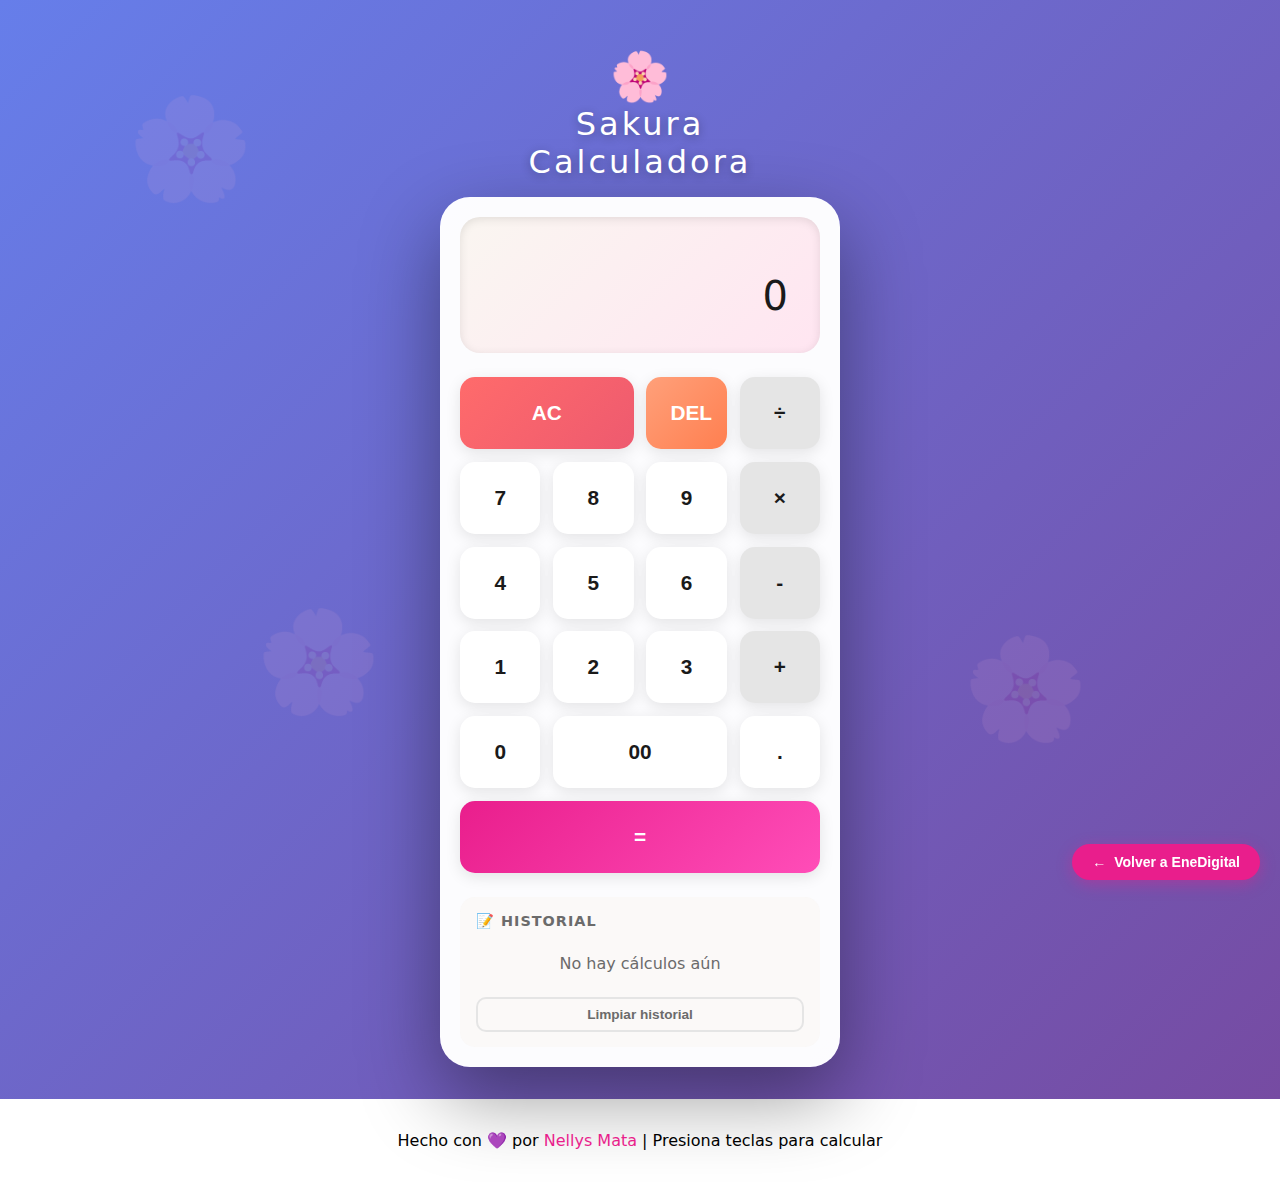
<file: apps/Sakura Calculadora/index.html>
<!DOCTYPE html>
<html lang="es">

<head>
    <meta charset="UTF-8">
    <meta name="viewport" content="width=device-width, initial-scale=1.0">
    <title>Sakura Calculator</title>
    <link rel="stylesheet" href="style.css">
</head>

<body>
    <main class="container">
        <!-- Flores decorativas -->
        <div class="bg-flower">🌸</div>
        <div class="bg-flower">🌸</div>
        <div class="bg-flower">🌸</div>

        <div class="calculator-container">
            <!-- Header -->
            <div class="header">
                <div class="logo">🌸</div>
                <h1 class="title">Sakura Calculadora</h1>
            </div>

            <!-- Calculadora -->
            <div class="calculator">
                <!-- Display -->
                <div class="display">
                    <div class="previous-operand" id="previousOperand"></div>
                    <div class="current-operand" id="currentOperand">0</div>
                </div>

                <!-- Botones -->
                <div class="buttons">
                    <button class="btn btn-clear" data-action="clear">AC</button>
                    <button class="btn btn-delete" data-action="delete">DEL</button>
                    <button class="btn btn-operator" data-operator="÷">÷</button>

                    <button class="btn btn-number" data-number="7">7</button>
                    <button class="btn btn-number" data-number="8">8</button>
                    <button class="btn btn-number" data-number="9">9</button>
                    <button class="btn btn-operator" data-operator="×">×</button>

                    <button class="btn btn-number" data-number="4">4</button>
                    <button class="btn btn-number" data-number="5">5</button>
                    <button class="btn btn-number" data-number="6">6</button>
                    <button class="btn btn-operator" data-operator="-">-</button>

                    <button class="btn btn-number" data-number="1">1</button>
                    <button class="btn btn-number" data-number="2">2</button>
                    <button class="btn btn-number" data-number="3">3</button>
                    <button class="btn btn-operator" data-operator="+">+</button>

                    <button class="btn btn-number btn-zero" data-number="0">0</button>
                    <button class="btn btn-number btn-zero-zero" data-number="00">00</button>
                    <button class="btn btn-number btn-punto" data-number=".">.</button>
                    <button class="btn btn-equals" data-action="equals">=</button>
                </div>

                <!-- Historial -->
                <div class="history">
                    <div class="history-title">📝 Historial</div>
                    <div id="historyList"></div>
                    <button class="clear-history" id="clearHistory">Limpiar historial</button>
                </div>
            </div>
    </main>
    <!-- Footer -->
    <footer class="footer">
        Hecho con 💜 por <a href="../portfolio/index.html" target="_blank" class="enlace">Nellys Mata</a> | Presiona
        teclas para
        calcular
    </footer>
    <script src="script.js"></script>
    <!-- Back to EneDigital -->
    <a href="../../index.html" style="position:fixed; bottom:20px; right:20px; background:#E91E8C; color:white; padding:10px 20px; border-radius:50px; text-decoration:none; font-family:sans-serif; font-weight:bold; box-shadow:0 4px 15px rgba(233, 30, 140, 0.4); z-index:9999; display:flex; align-items:center; gap:8px; font-size:14px; transition: transform 0.2s;" onmouseover="this.style.transform='scale(1.05)'" onmouseout="this.style.transform='scale(1)'">
        <span>←</span> Volver a EneDigital
    </a>
</body>

</html>
</file>
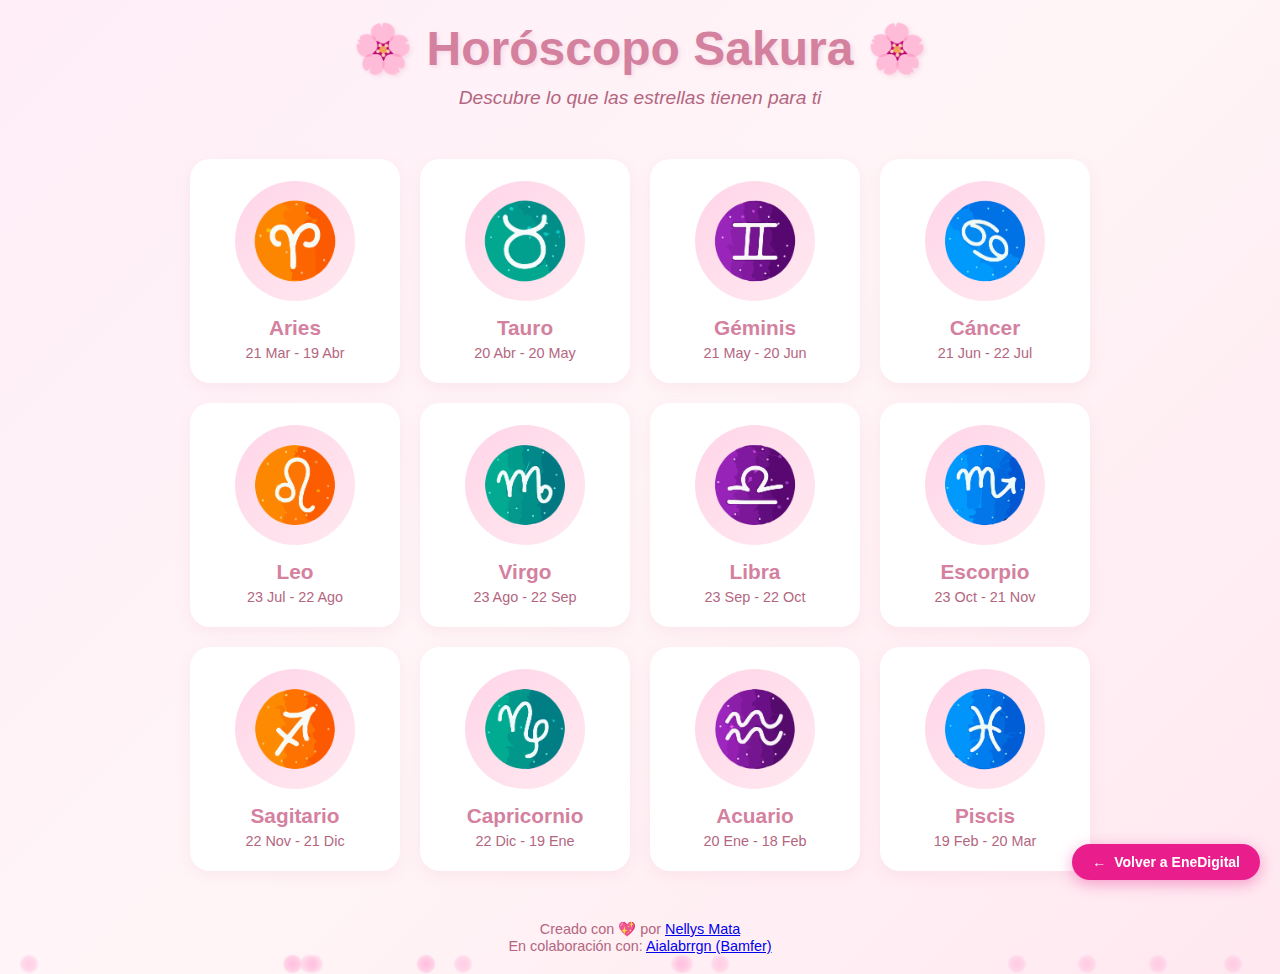
<file: apps/Sakura Horoscopo/index.html>
<!DOCTYPE html>
<html lang="es">

<head>
    <meta charset="UTF-8">
    <meta name="viewport" content="width=device-width, initial-scale=1.0">
    <title>Horóscopo Sakura | Tu Destino Florece</title>
    <link rel="stylesheet" href="style.css">
</head>

<body>
    <div class="container">
        <header>
            <h1>🌸 Horóscopo Sakura 🌸</h1>
            <p class="subtitle">Descubre lo que las estrellas tienen para ti</p>
        </header>

        <div id="zodiacSelection">
            <div class="zodiac-grid">
                <div class="zodiac-card" data-sign="aries" data-img="1_aries.png">
                    <div class="zodiac-icon">
                        <img src="img/1_aries.png" alt="Aries">
                    </div>
                    <div class="zodiac-name">Aries</div>
                    <div class="zodiac-dates">21 Mar - 19 Abr</div>
                </div>
                <div class="zodiac-card" data-sign="tauro" data-img="2_tauro.png">
                    <div class="zodiac-icon">
                        <img src="img/2_tauro.png" alt="Tauro">
                    </div>
                    <div class="zodiac-name">Tauro</div>
                    <div class="zodiac-dates">20 Abr - 20 May</div>
                </div>
                <div class="zodiac-card" data-sign="geminis" data-img="3_geminis.png">
                    <div class="zodiac-icon">
                        <img src="img/3_geminis.png" alt="Géminis">
                    </div>
                    <div class="zodiac-name">Géminis</div>
                    <div class="zodiac-dates">21 May - 20 Jun</div>
                </div>
                <div class="zodiac-card" data-sign="cancer" data-img="4_cancer.png">
                    <div class="zodiac-icon">
                        <img src="img/4_cancer.png" alt="Cáncer">
                    </div>
                    <div class="zodiac-name">Cáncer</div>
                    <div class="zodiac-dates">21 Jun - 22 Jul</div>
                </div>
                <div class="zodiac-card" data-sign="leo" data-img="5_leo.png">
                    <div class="zodiac-icon">
                        <img src="img/5_leo.png" alt="Leo">
                    </div>
                    <div class="zodiac-name">Leo</div>
                    <div class="zodiac-dates">23 Jul - 22 Ago</div>
                </div>
                <div class="zodiac-card" data-sign="virgo" data-img="6_virgo.png">
                    <div class="zodiac-icon">
                        <img src="img/6_virgo.png" alt="Virgo">
                    </div>
                    <div class="zodiac-name">Virgo</div>
                    <div class="zodiac-dates">23 Ago - 22 Sep</div>
                </div>
                <div class="zodiac-card" data-sign="libra" data-img="7_libra.png">
                    <div class="zodiac-icon">
                        <img src="img/7_libra.png" alt="Libra">
                    </div>
                    <div class="zodiac-name">Libra</div>
                    <div class="zodiac-dates">23 Sep - 22 Oct</div>
                </div>
                <div class="zodiac-card" data-sign="escorpio" data-img="8_escorpio.png">
                    <div class="zodiac-icon">
                        <img src="img/8_escorpio.png" alt="Escorpio">
                    </div>
                    <div class="zodiac-name">Escorpio</div>
                    <div class="zodiac-dates">23 Oct - 21 Nov</div>
                </div>
                <div class="zodiac-card" data-sign="sagitario" data-img="9_sagitario.png">
                    <div class="zodiac-icon">
                        <img src="img/9_sagitario.png" alt="Sagitario">
                    </div>
                    <div class="zodiac-name">Sagitario</div>
                    <div class="zodiac-dates">22 Nov - 21 Dic</div>
                </div>
                <div class="zodiac-card" data-sign="capricornio" data-img="10_capricornio.png">
                    <div class="zodiac-icon">
                        <img src="img/10_capricornio.png" alt="Capricornio">
                    </div>
                    <div class="zodiac-name">Capricornio</div>
                    <div class="zodiac-dates">22 Dic - 19 Ene</div>
                </div>
                <div class="zodiac-card" data-sign="acuario" data-img="11_acuario.png">
                    <div class="zodiac-icon">
                        <img src="img/11_acuario.png" alt="Acuario">
                    </div>
                    <div class="zodiac-name">Acuario</div>
                    <div class="zodiac-dates">20 Ene - 18 Feb</div>
                </div>
                <div class="zodiac-card" data-sign="piscis" data-img="12_piscis.png">
                    <div class="zodiac-icon">
                        <img src="img/12_piscis.png" alt="Piscis">
                    </div>
                    <div class="zodiac-name">Piscis</div>
                    <div class="zodiac-dates">19 Feb - 20 Mar</div>
                </div>
            </div>
        </div>

        <div id="horoscopeDisplay" class="horoscope-display hidden">
            <div class="placeholder">
                Selecciona tu signo zodiacal para conocer tu horóscopo ✨
            </div>
        </div>

        <footer>
            <p>Creado con 💖 por <a href="https://github.com/nellysmata">Nellys Mata</a></p>
            <p>En colaboración con: <a href="https://github.com/aialabrrgn">Aialabrrgn (Bamfer)</a></p>
        </footer>
        <script src="script.js"></script>
    </div>


    <!-- Back to EneDigital -->
    <a href="../../index.html" style="position:fixed; bottom:20px; right:20px; background:#E91E8C; color:white; padding:10px 20px; border-radius:50px; text-decoration:none; font-family:sans-serif; font-weight:bold; box-shadow:0 4px 15px rgba(233, 30, 140, 0.4); z-index:9999; display:flex; align-items:center; gap:8px; font-size:14px; transition: transform 0.2s;" onmouseover="this.style.transform='scale(1.05)'" onmouseout="this.style.transform='scale(1)'">
        <span>←</span> Volver a EneDigital
    </a>
</body>

</html>
</file>
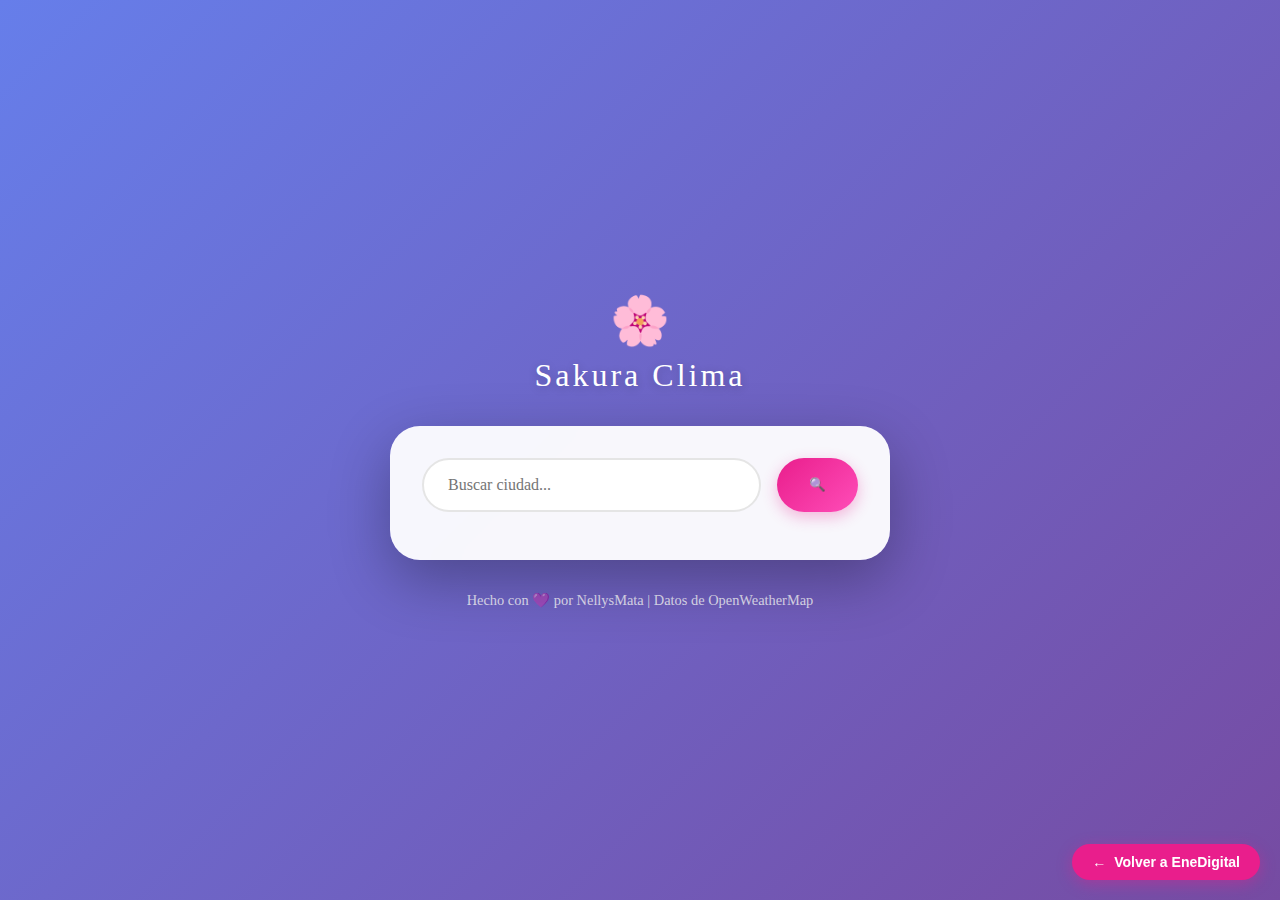
<file: apps/Sakuraclima/index.html>
<!DOCTYPE html>
<html lang="es">

<head>
    <meta charset="UTF-8">
    <meta name="viewport" content="width=device-width, initial-scale=1.0">
    <title>Sakura Clima - El clima en armonía</title>
    <link rel="stylesheet" href="style.css">
</head>

<body>
    <!-- Efecto de lluvia -->
    <div class="rain-container" id="rainContainer"></div>

    <div class="container">
        <!-- Header -->
        <div class="header">
            <div class="logo">🌸</div>
            <h1 class="app-title">Sakura Clima</h1>
        </div>

        <!-- Búsqueda -->
        <div class="search-section">
            <div class="search-container">
                <input type="text" class="search-input" id="cityInput" placeholder="Buscar ciudad..."
                    autocomplete="off">
                <button class="search-btn" id="searchBtn">🔍</button>
            </div>
            <div class="error" id="errorMsg"></div>
        </div>

        <!-- Tarjeta del clima -->
        <div class="weather-card" id="weatherCard" style="display:none;">
            <h2 class="city-name" id="cityName">---</h2>
            <p class="date" id="date">---</p>

            <div class="weather-icon" id="weatherIcon">🌤️</div>
            <div class="temperature" id="temperature">--°</div>
            <p class="weather-description" id="description">---</p>

            <div class="weather-details">
                <div class="detail-item">
                    <div class="detail-icon">💨</div>
                    <div class="detail-label">Viento</div>
                    <div class="detail-value" id="wind">-- km/h</div>
                </div>
                <div class="detail-item">
                    <div class="detail-icon">💧</div>
                    <div class="detail-label">Humedad</div>
                    <div class="detail-value" id="humidity">--%</div>
                </div>
                <div class="detail-item">
                    <div class="detail-icon">🌡️</div>
                    <div class="detail-label">Sensación</div>
                    <div class="detail-value" id="feelsLike">--°</div>
                </div>
            </div>

            <div class="haiku">
                <p class="haiku-text" id="haiku">
                    El viento susurra,<br>
                    nubes danzan en el cielo,<br>
                    la lluvia descansa.
                </p>
            </div>
        </div>

        <!-- Footer -->
        <div class="footer">
            Hecho con 💜 por NellysMata | Datos de OpenWeatherMap
        </div>
    </div>
    <script src="script.js"></script>
    <!-- Back to EneDigital -->
    <a href="../../index.html" style="position:fixed; bottom:20px; right:20px; background:#E91E8C; color:white; padding:10px 20px; border-radius:50px; text-decoration:none; font-family:sans-serif; font-weight:bold; box-shadow:0 4px 15px rgba(233, 30, 140, 0.4); z-index:9999; display:flex; align-items:center; gap:8px; font-size:14px; transition: transform 0.2s;" onmouseover="this.style.transform='scale(1.05)'" onmouseout="this.style.transform='scale(1)'">
        <span>←</span> Volver a EneDigital
    </a>
</body>

</html>
</file>
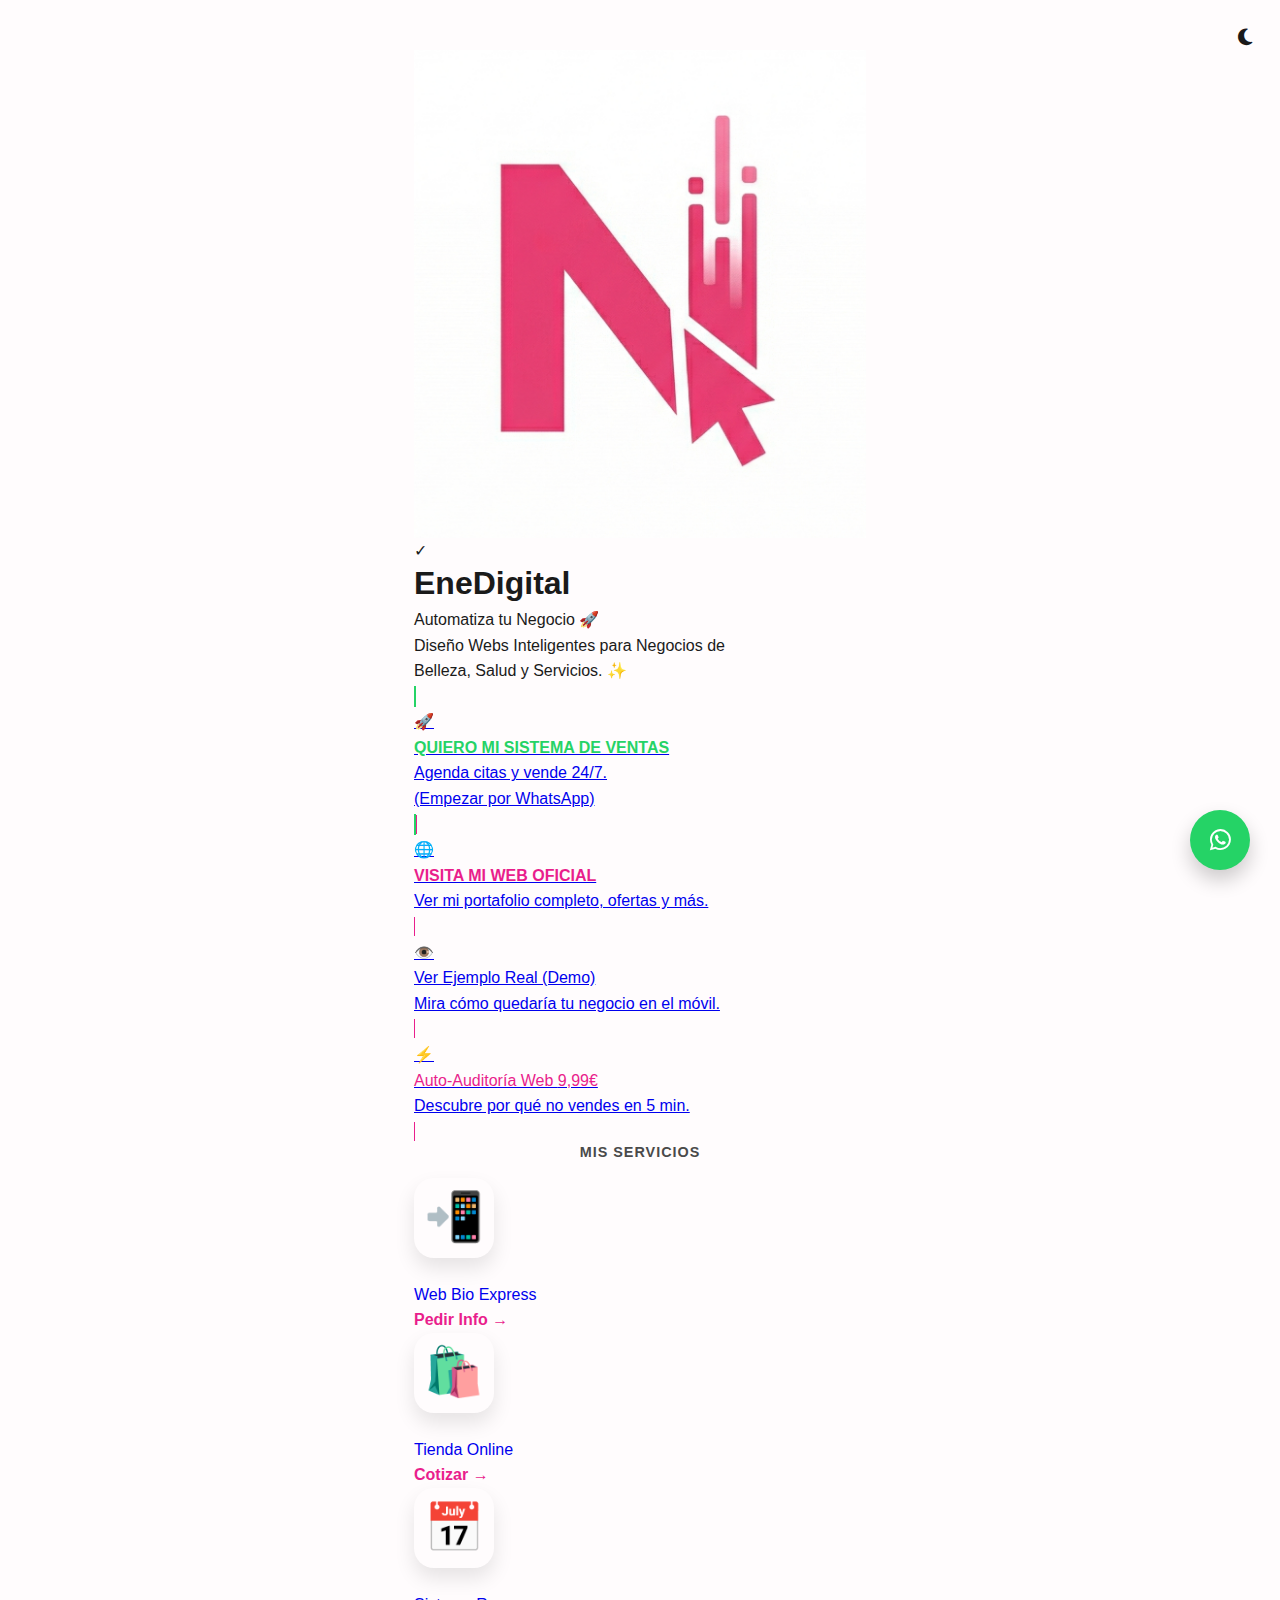
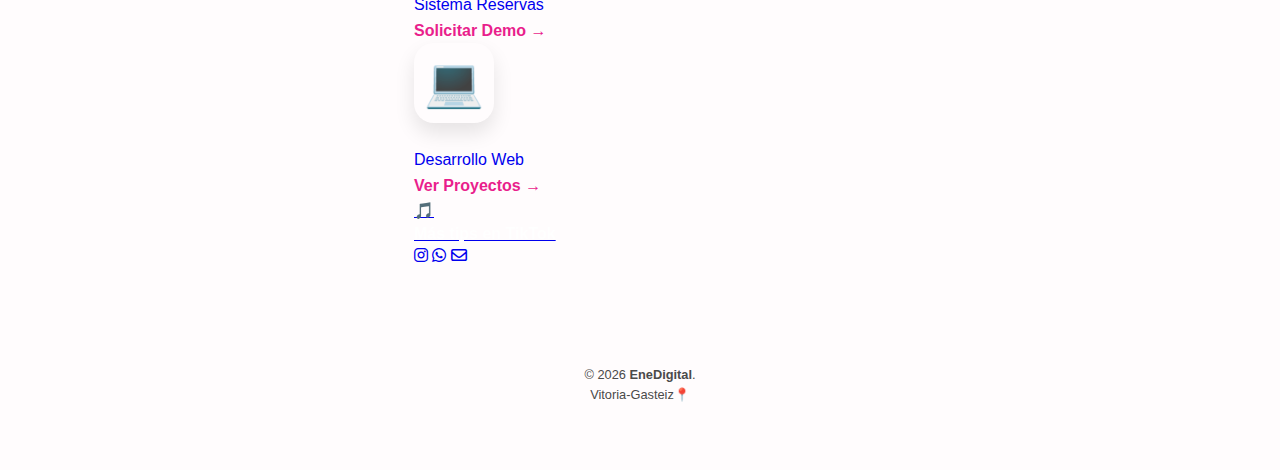
<file: links.html>
<!DOCTYPE html>
<html lang="es">
<head>
    <meta charset="UTF-8">
    <meta name="viewport" content="width=device-width, initial-scale=1.0">
    <title>Diseño Web Vitoria-Gasteiz | Enlaces EneDigital</title>
    <meta name="description" content="Enlaces EneDigital. Diseño Web en Vitoria-Gasteiz, auditorías web y sistemas de reservas para negocios.">
    <link rel="shortcut icon" href="enedigital-bio-main/img/logo-mini.png" type="image/x-icon">
    
    <!-- Fonts -->
    <link rel="preconnect" href="https://fonts.googleapis.com">
    <link rel="preconnect" href="https://fonts.gstatic.com" crossorigin>
    <link href="https://fonts.googleapis.com/css2?family=Inter:wght@400;700;900&family=Outfit:wght@300;400;600;800&display=swap" rel="stylesheet">
    <link rel="stylesheet" href="https://cdnjs.cloudflare.com/ajax/libs/font-awesome/6.5.1/css/all.min.css">
    
    <!-- Main Style -->
    <link rel="stylesheet" href="style.css">
</head>
<body class="bio-body">

    <main class="container" style="max-width: 500px; padding-top: 50px;">
        
        <!-- Controls -->
        <button id="theme-toggle" class="theme-toggle" style="position: absolute; top: 20px; right: 20px;" aria-label="Cambiar tema">
            <i class="fa-solid fa-moon"></i>
        </button>

        <!-- Profile Header -->
        <div class="profile-header">
            <div class="profile-image-container">
                <div class="profile-image">
                    <img src="enedigital-bio-main/img/logo-mini.webp" alt="EneDigital" onerror="this.src='https://ui-avatars.com/api/?name=EN&background=E91E8C&color=fff&size=200'">
                </div> 
                <div class="verified-badge">✓</div>
            </div>
            <h1 style="font-size: 2rem; margin-bottom: 5px;">EneDigital</h1>
            <p class="bio-subtitle">Automatiza tu Negocio 🚀</p>
            <p class="bio-desc">Diseño Webs Inteligentes para Negocios de<br>Belleza, Salud y Servicios. ✨</p>
        </div>

        <!-- Main Links -->
        <div class="links-container">
            
            <a href="https://wa.me/34687356467?text=Hola%20Nellys!%20%F0%9F%91%8B%20Vengo%20de%20TikTok%20y%20quiero%20info%20sobre%20la%20Web%20Autom%C3%A1tica." target="_blank" class="link-card pulse-anim" style="border: 2px solid #25D366;">
                <div class="link-icon">🚀</div>
                <div class="link-content">
                    <span class="link-title" style="color: #25D366; font-weight: 800;">QUIERO MI SISTEMA DE VENTAS</span>
                    <div class="link-desc">Agenda citas y vende 24/7.<br>(Empezar por WhatsApp)</div>
                </div>
            </a>

            <a href="index.html" class="link-card" style="border: 1px solid var(--magenta);">
                <div class="link-icon">🌐</div>
                <div class="link-content">
                    <span class="link-title" style="color: var(--magenta); font-weight: 800;">VISITA MI WEB OFICIAL</span>
                    <div class="link-desc">Ver mi portafolio completo, ofertas y más.</div>
                </div>
            </a>

            <a href="https://ene-nails.vercel.app" target="_blank" class="link-card">
                <div class="link-icon">👁️</div>
                <div class="link-content">
                    <span class="link-title">Ver Ejemplo Real (Demo)</span>
                    <div class="link-desc">Mira cómo quedaría tu negocio en el móvil.</div>
                </div>
            </a>

             <a href="https://go.hotmart.com/C103574555Q?dp=1" target="_blank" class="link-card" style="border: 1px solid var(--magenta);">
                <div class="link-icon">⚡</div>
                <div class="link-content">
                    <span class="link-title" style="color: var(--magenta);">
                        Auto-Auditoría Web <span class="price-tag">9,99€</span>
                    </span>
                    <div class="link-desc">Descubre por qué no vendes en 5 min.</div>
                </div>
            </a>
        </div>

        <!-- Services Grid -->
        <h3 style="text-align:center; margin-bottom:1rem; color:var(--text-secondary); font-size: 0.9rem; text-transform: uppercase; letter-spacing: 1px;">Mis Servicios</h3>
        <div class="services-grid">
            <a href="https://wa.me/34687356467?text=Hola%20Nellys!%20Me%20interesa%20la%20Web%20Bio%20Express." class="service-card" style="text-decoration: none;">
                <span class="service-icon">📲</span>
                <div class="service-title-bio">Web Bio Express</div>
                <div class="service-price" style="color: var(--magenta); font-weight: 700;">Pedir Info →</div> 
            </a>

            <a href="https://wa.me/34687356467?text=Hola%20Nellys!%20Quiero%20cotizar%20una%20Tienda%20Online." class="service-card" style="text-decoration: none;">
                <span class="service-icon">🛍️</span>
                <div class="service-title-bio">Tienda Online</div>
                <div class="service-price" style="color: var(--magenta); font-weight: 700;">Cotizar →</div>
            </a>

            <a href="https://wa.me/34687356467?text=Hola%20Nellys!%20Me%20interesa%20el%20Sistema%20de%20Reservas." class="service-card" style="text-decoration: none;">
                <span class="service-icon">📅</span>
                <div class="service-title-bio">Sistema Reservas</div>
                <div class="service-price" style="color: var(--magenta); font-weight: 700;">Solicitar Demo →</div>
            </a>

            <a href="index.html#logros" class="service-card" style="text-decoration: none;">
                <span class="service-icon">💻</span>
                <div class="service-title-bio">Desarrollo Web</div>
                <div class="service-price" style="color: var(--magenta); font-weight: 700;">Ver Proyectos →</div>
            </a>
        </div>

        <!-- Socials -->
        <a href="https://www.tiktok.com/@ene.digitalweb" target="_blank" class="cta-tiktok">
            <div class="tiktok-icon-box">🎵</div>
            <div>
                <h2 style="font-size: 1rem; font-weight: 700; color: white;">Más tips en TikTok</h2>
            </div>
        </a>
        
        <div class="social-links">
            <a href="https://www.instagram.com/ene.digitalweb/" target="_blank" class="social-icon"><i class="fa-brands fa-instagram"></i></a> 
            <a href="https://wa.me/34687356467" class="social-icon"><i class="fa-brands fa-whatsapp"></i></a>
            <a href="mailto:hola@enedigital.es" class="social-icon"><i class="fa-regular fa-envelope"></i></a>
        </div>

        <footer style="margin-top: 2rem; font-size: 0.8rem; background: transparent; border: none;">
            <p>
                © 2026 <strong>EneDigital</strong>. <br>
                <span>Vitoria-Gasteiz📍</span>
            </p>
        </footer>
    </main>

    <!-- Bot WhatsApp (Hidden by default, shows after 3s) -->
    <div class="whatsapp-bubble" id="whatsapp-bot" style="position: fixed; bottom: 85px; right: 20px; z-index: 1000; width: 220px; display: none;">
        <div class="bubble-header">
            <span style="font-weight: 800;">Nellys (EneDigital)</span>
            <button onclick="closeBot()" style="background:none; border:none; color:#666; cursor:pointer;">✕</button>
        </div>
        <div class="bubble-body" style="font-size: 0.85rem;">
            ¡Hola! 👋<br>¿Te ayudo a automatizar tu negocio?
        </div>
        <div class="bubble-arrow" style="right: 15px;"></div>
    </div>

    <!-- Botón Flotante WhatsApp -->
    <a href="https://wa.me/34687356467" class="btn-float btn-whatsapp" target="_blank" rel="noopener noreferrer" aria-label="Chat en WhatsApp" style="position: fixed; bottom: 30px; right: 30px; z-index: 1000;">
        <i class="fa-brands fa-whatsapp"></i>
    </a>

    <!-- Script Shared Logic -->
    <script>
        // --- MODO OSCURO ---
        const toggleBtn = document.getElementById('theme-toggle');
        const icon = toggleBtn.querySelector('i');
        const body = document.body;

        if (localStorage.getItem('theme') === 'dark') {
            body.classList.add('dark-mode');
            icon.classList.remove('fa-moon');
            icon.classList.add('fa-sun');
        }

        toggleBtn.addEventListener('click', () => {
            body.classList.toggle('dark-mode');
            if (body.classList.contains('dark-mode')) {
                icon.classList.remove('fa-moon');
                icon.classList.add('fa-sun');
                localStorage.setItem('theme', 'dark');
            } else {
                icon.classList.remove('fa-sun');
                icon.classList.add('fa-moon');
                localStorage.setItem('theme', 'light');
            }
        });

        // --- BOT WHATSAPP ---
        const botBubble = document.getElementById('whatsapp-bot');
        setTimeout(() => {
            botBubble.style.display = 'block';
            // Pequeña animación de entrada manual si no carga CSS
            botBubble.style.opacity = '0';
            botBubble.classList.add('show'); 
            setTimeout(() => botBubble.style.opacity = '1', 100);
        }, 3000);

        function closeBot() {
            botBubble.style.display = 'none';
        }
    </script>
</body>
</html>
</file>
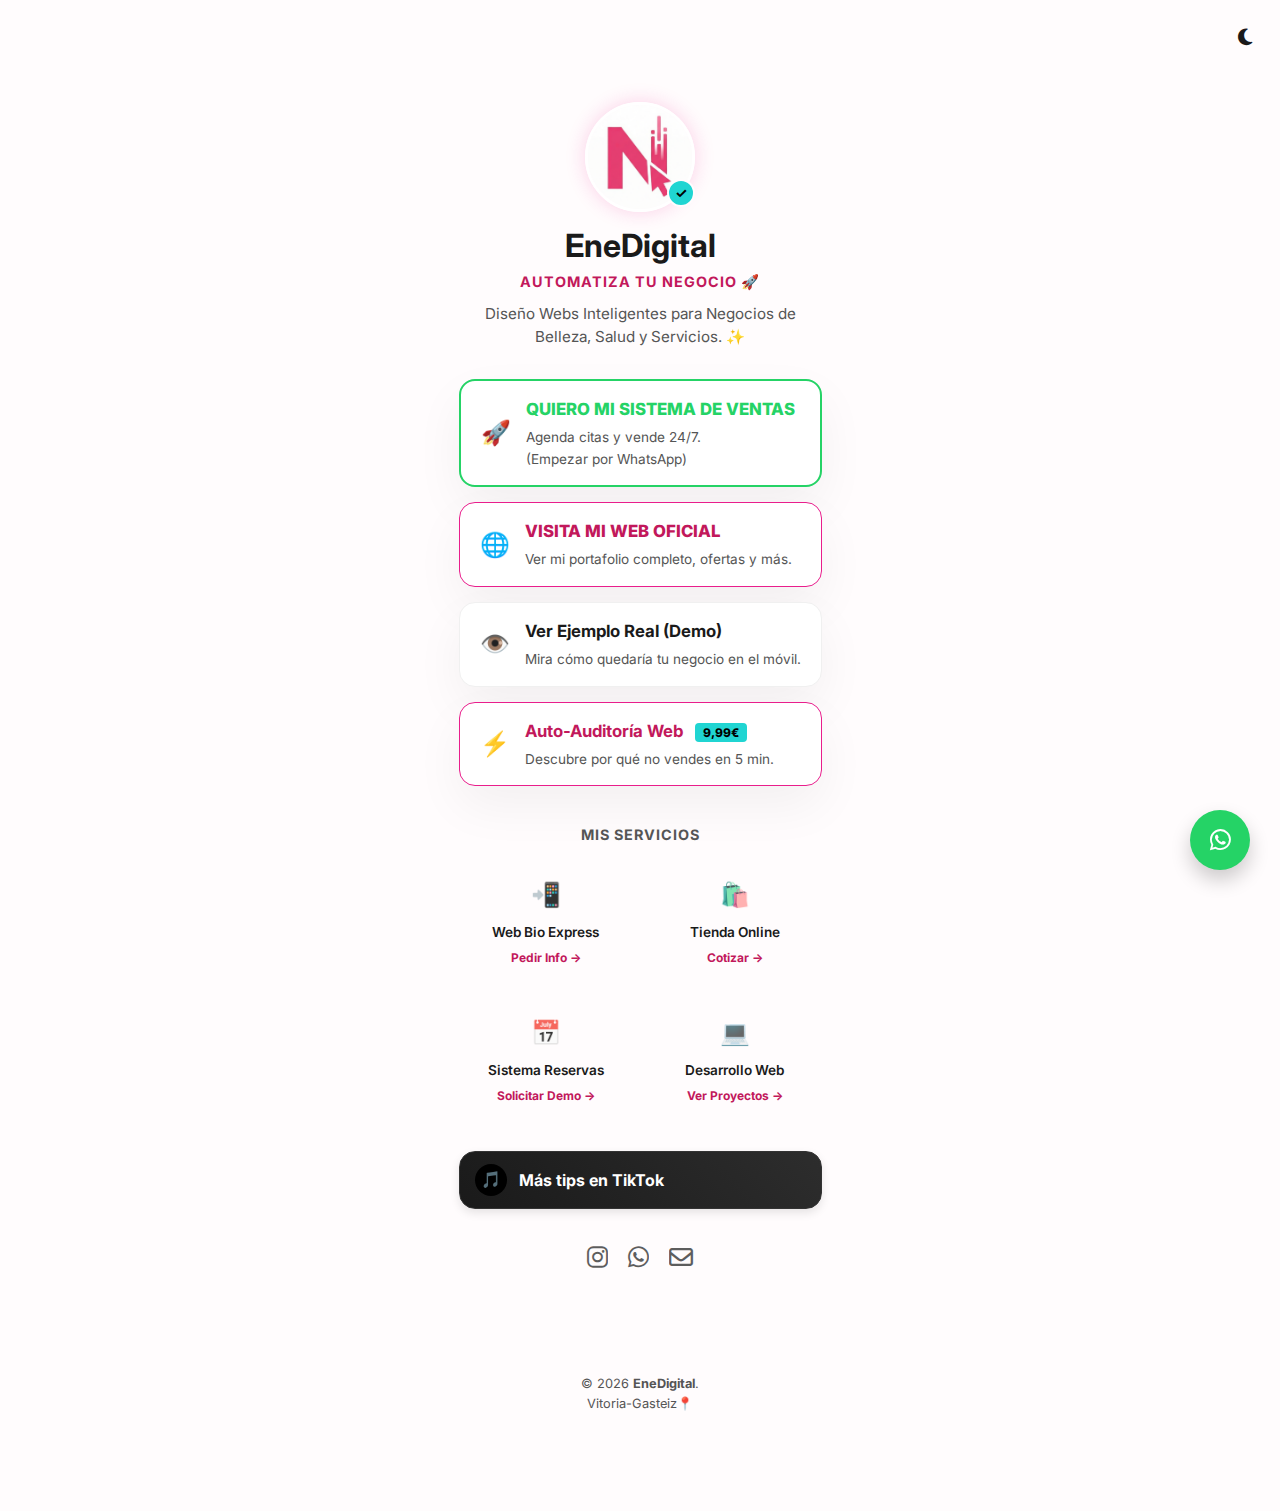
<file: enedigital/links.html>
<!DOCTYPE html>
<html lang="es">
<head>
    <meta charset="UTF-8">
    <meta name="viewport" content="width=device-width, initial-scale=1.0">
    <title>Diseño Web Vitoria-Gasteiz | Enlaces EneDigital</title>
    <meta name="description" content="Enlaces EneDigital. Diseño Web en Vitoria-Gasteiz, auditorías web y sistemas de reservas para negocios.">
    <link rel="shortcut icon" href="enedigital-bio-main/img/logo-mini.png" type="image/x-icon">
    
    <!-- Fonts -->
    <link rel="preconnect" href="https://fonts.googleapis.com">
    <link rel="preconnect" href="https://fonts.gstatic.com" crossorigin>
    <link href="https://fonts.googleapis.com/css2?family=Inter:wght@400;700;900&family=Outfit:wght@300;400;600;800&display=swap" rel="stylesheet">
    <link rel="stylesheet" href="https://cdnjs.cloudflare.com/ajax/libs/font-awesome/6.5.1/css/all.min.css">
    
    <!-- Main Style -->
    <link rel="stylesheet" href="style.css">
</head>
<body class="bio-body">

    <main class="container" style="max-width: 500px; padding-top: 50px;">
        
        <!-- Controls -->
        <button id="theme-toggle" class="theme-toggle" style="position: absolute; top: 20px; right: 20px;" aria-label="Cambiar tema">
            <i class="fa-solid fa-moon"></i>
        </button>

        <!-- Profile Header -->
        <div class="profile-header">
            <div class="profile-image-container">
                <div class="profile-image">
                    <img src="enedigital-bio-main/img/logo-mini.webp" alt="EneDigital" onerror="this.src='https://ui-avatars.com/api/?name=EN&background=E91E8C&color=fff&size=200'">
                </div> 
                <div class="verified-badge">✓</div>
            </div>
            <h1 style="font-size: 2rem; margin-bottom: 5px;">EneDigital</h1>
            <p class="bio-subtitle">Automatiza tu Negocio 🚀</p>
            <p class="bio-desc">Diseño Webs Inteligentes para Negocios de<br>Belleza, Salud y Servicios. ✨</p>
        </div>

        <!-- Main Links -->
        <div class="links-container">
            
            <a href="https://wa.me/34687356467?text=Hola%20Nellys!%20%F0%9F%91%8B%20Vengo%20de%20TikTok%20y%20quiero%20info%20sobre%20la%20Web%20Autom%C3%A1tica." target="_blank" class="link-card pulse-anim" style="border: 2px solid #25D366;">
                <div class="link-icon">🚀</div>
                <div class="link-content">
                    <span class="link-title" style="color: #25D366; font-weight: 800;">QUIERO MI SISTEMA DE VENTAS</span>
                    <div class="link-desc">Agenda citas y vende 24/7.<br>(Empezar por WhatsApp)</div>
                </div>
            </a>

            <a href="index.html" class="link-card" style="border: 1px solid var(--magenta);">
                <div class="link-icon">🌐</div>
                <div class="link-content">
                    <span class="link-title text-highlight" style="font-weight: 800;">VISITA MI WEB OFICIAL</span>
                    <div class="link-desc">Ver mi portafolio completo, ofertas y más.</div>
                </div>
            </a>

            <a href="https://ene-nails.vercel.app" target="_blank" class="link-card">
                <div class="link-icon">👁️</div>
                <div class="link-content">
                    <span class="link-title">Ver Ejemplo Real (Demo)</span>
                    <div class="link-desc">Mira cómo quedaría tu negocio en el móvil.</div>
                </div>
            </a>

             <a href="https://go.hotmart.com/C103574555Q?dp=1" target="_blank" class="link-card" style="border: 1px solid var(--magenta);">
                <div class="link-icon">⚡</div>
                <div class="link-content">
                    <span class="link-title text-highlight">
                        Auto-Auditoría Web <span class="price-tag">9,99€</span>
                    </span>
                    <div class="link-desc">Descubre por qué no vendes en 5 min.</div>
                </div>
            </a>
        </div>

        <!-- Services Grid -->
        <h3 style="text-align:center; margin-bottom:1rem; color:var(--text-secondary); font-size: 0.9rem; text-transform: uppercase; letter-spacing: 1px;">Mis Servicios</h3>
        <div class="services-grid">
            <a href="https://wa.me/34687356467?text=Hola%20Nellys!%20Me%20interesa%20la%20Web%20Bio%20Express." class="service-card" style="text-decoration: none;">
                <span class="service-icon">📲</span>
                <div class="service-title-bio">Web Bio Express</div>
                <div class="service-price text-highlight" style="font-weight: 700;">Pedir Info →</div> 
            </a>

            <a href="https://wa.me/34687356467?text=Hola%20Nellys!%20Quiero%20cotizar%20una%20Tienda%20Online." class="service-card" style="text-decoration: none;">
                <span class="service-icon">🛍️</span>
                <div class="service-title-bio">Tienda Online</div>
                <div class="service-price text-highlight" style="font-weight: 700;">Cotizar →</div>
            </a>

            <a href="https://wa.me/34687356467?text=Hola%20Nellys!%20Me%20interesa%20el%20Sistema%20de%20Reservas." class="service-card" style="text-decoration: none;">
                <span class="service-icon">📅</span>
                <div class="service-title-bio">Sistema Reservas</div>
                <div class="service-price text-highlight" style="font-weight: 700;">Solicitar Demo →</div>
            </a>

            <a href="index.html#logros" class="service-card" style="text-decoration: none;">
                <span class="service-icon">💻</span>
                <div class="service-title-bio">Desarrollo Web</div>
                <div class="service-price text-highlight" style="font-weight: 700;">Ver Proyectos →</div>
            </a>
        </div>

        <!-- Socials -->
        <a href="https://www.tiktok.com/@ene.digitalweb" target="_blank" class="cta-tiktok">
            <div class="tiktok-icon-box">🎵</div>
            <div>
                <h2 style="font-size: 1rem; font-weight: 700; color: white;">Más tips en TikTok</h2>
            </div>
        </a>
        
        <div class="social-links">
            <a href="https://www.instagram.com/ene.digitalweb/" target="_blank" class="social-icon"><i class="fa-brands fa-instagram"></i></a> 
            <a href="https://wa.me/34687356467" class="social-icon"><i class="fa-brands fa-whatsapp"></i></a>
            <a href="mailto:hola@enedigital.es" class="social-icon"><i class="fa-regular fa-envelope"></i></a>
        </div>

        <footer style="margin-top: 2rem; font-size: 0.8rem; background: transparent; border: none;">
            <p>
                © 2026 <strong>EneDigital</strong>. <br>
                <span>Vitoria-Gasteiz📍</span>
            </p>
        </footer>
    </main>

    <!-- Bot WhatsApp (Hidden by default, shows after 3s) -->
    <div class="whatsapp-bubble" id="whatsapp-bot" style="position: fixed; bottom: 85px; right: 20px; z-index: 1000; width: 220px; display: none;">
        <div class="bubble-header">
            <span style="font-weight: 800;">Nellys (EneDigital)</span>
            <button onclick="closeBot()" style="background:none; border:none; color:#666; cursor:pointer;">✕</button>
        </div>
        <div class="bubble-body" style="font-size: 0.85rem;">
            ¡Hola! 👋<br>¿Te ayudo a automatizar tu negocio?
        </div>
        <div class="bubble-arrow" style="right: 15px;"></div>
    </div>

    <!-- Botón Flotante WhatsApp -->
    <a href="https://wa.me/34687356467" class="btn-float btn-whatsapp" target="_blank" rel="noopener noreferrer" aria-label="Chat en WhatsApp" style="position: fixed; bottom: 30px; right: 30px; z-index: 1000;">
        <i class="fa-brands fa-whatsapp"></i>
    </a>

    <!-- Script Shared Logic -->
    <script>
        // --- MODO OSCURO ---
        const toggleBtn = document.getElementById('theme-toggle');
        const icon = toggleBtn.querySelector('i');
        const body = document.body;

        if (localStorage.getItem('theme') === 'dark') {
            body.classList.add('dark-mode');
            icon.classList.remove('fa-moon');
            icon.classList.add('fa-sun');
        }

        toggleBtn.addEventListener('click', () => {
            body.classList.toggle('dark-mode');
            if (body.classList.contains('dark-mode')) {
                icon.classList.remove('fa-moon');
                icon.classList.add('fa-sun');
                localStorage.setItem('theme', 'dark');
            } else {
                icon.classList.remove('fa-sun');
                icon.classList.add('fa-moon');
                localStorage.setItem('theme', 'light');
            }
        });

        // --- BOT WHATSAPP ---
        const botBubble = document.getElementById('whatsapp-bot');
        setTimeout(() => {
            botBubble.style.display = 'block';
            // Pequeña animación de entrada manual si no carga CSS
            botBubble.style.opacity = '0';
            botBubble.classList.add('show'); 
            setTimeout(() => botBubble.style.opacity = '1', 100);
        }, 3000);

        function closeBot() {
            botBubble.style.display = 'none';
        }
    </script>
</body>
</html>
</file>
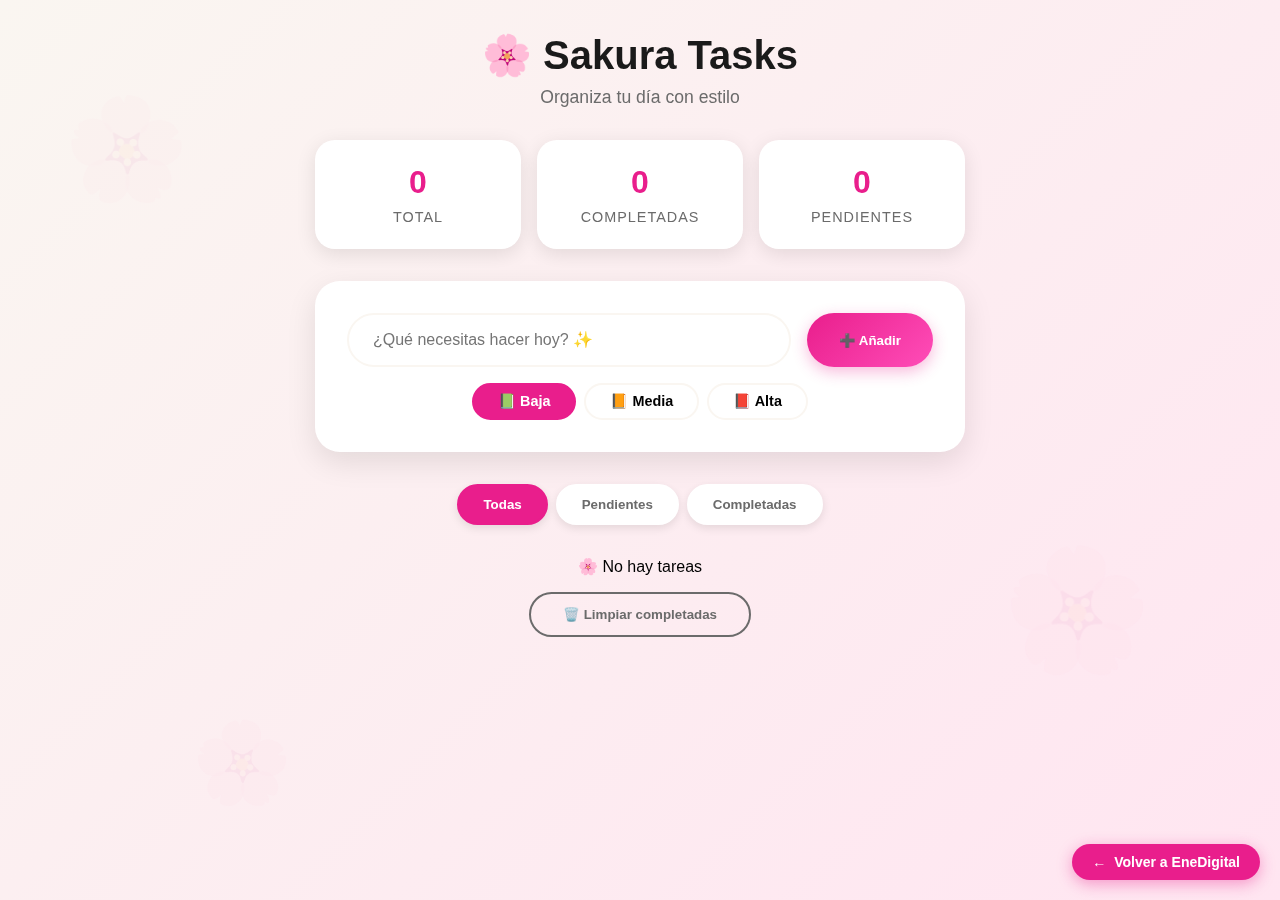
<file: apps/SakuraTasks/sakuratasks.html>
<!DOCTYPE html>
<html lang="es">

<head>
    <meta charset="UTF-8">
    <meta name="viewport" content="width=device-width, initial-scale=1.0">
    <title>Sakura Tasks - Tu lista de tareas</title>
    <link rel="stylesheet" href="estilos/style.css">
</head>

<body>
    <!-- Flores decorativas de fondo -->
    <div class="bg-flower">🌸</div>
    <div class="bg-flower">🌸</div>
    <div class="bg-flower">🌸</div>

    <div class="container">
        <!-- Header -->
        <div class="header">
            <h1>🌸 Sakura Tasks</h1>
            <p>Organiza tu día con estilo</p>
        </div>

        <!-- Stats -->
        <div class="stats">
            <div class="stat-card">
                <div class="stat-number" id="totalTasks">0</div>
                <div class="stat-label">Total</div>
            </div>
            <div class="stat-card">
                <div class="stat-number" id="completedTasks">0</div>
                <div class="stat-label">Completadas</div>
            </div>
            <div class="stat-card">
                <div class="stat-number" id="pendingTasks">0</div>
                <div class="stat-label">Pendientes</div>
            </div>
        </div>

        <!-- Input Section -->
        <div class="input-section">
            <div class="input-group">
                <input type="text" class="task-input" id="taskInput" placeholder="¿Qué necesitas hacer hoy? ✨"
                    maxlength="100">
                <button class="add-btn" id="addBtn">
                    ➕ Añadir
                </button>
            </div>
            <div class="priority-selector">
                <button class="priority-btn active" data-priority="low">📗 Baja</button>
                <button class="priority-btn" data-priority="medium">📙 Media</button>
                <button class="priority-btn" data-priority="high">📕 Alta</button>
            </div>
        </div>

        <!-- Filters -->
        <div class="filters">
            <button class="filter-btn active" data-filter="all">Todas</button>
            <button class="filter-btn" data-filter="pending">Pendientes</button>
            <button class="filter-btn" data-filter="completed">Completadas</button>
        </div>

        <!-- Tasks Container -->
        <div class="tasks-container" id="tasksContainer">
            <!-- Tasks will be rendered here -->
        </div>

        <!-- Clear completed -->
        <div class="clear-completed">
            <button class="clear-btn" id="clearCompleted">🗑️ Limpiar completadas</button>
        </div>
    </div>

    <script src="js/script.js"></script>
    <!-- Back to EneDigital -->
    <a href="../../index.html" style="position:fixed; bottom:20px; right:20px; background:#E91E8C; color:white; padding:10px 20px; border-radius:50px; text-decoration:none; font-family:sans-serif; font-weight:bold; box-shadow:0 4px 15px rgba(233, 30, 140, 0.4); z-index:9999; display:flex; align-items:center; gap:8px; font-size:14px; transition: transform 0.2s;" onmouseover="this.style.transform='scale(1.05)'" onmouseout="this.style.transform='scale(1)'">
        <span>←</span> Volver a EneDigital
    </a>
</body>

</html>
</file>
<file: style.css>
:root {
    --magenta: #E91E8C;
    --magenta-dark: #C2185B;
    --magenta-text: #b01666;
    --magenta-glow: rgba(233, 30, 140, 0.4);
    --bg-body: #fffcfd;
    --bg-card: #ffffff;
    --bg-nav: rgba(255, 252, 253, 0.96);
    --text-main: #1a1a1a;
    --text-secondary: #4a4a4a;
    --border-color: #f0f0f0;
    --shadow: 0 20px 50px rgba(0, 0, 0, 0.05);
    --faq-bg: #ffffff;
    --text-highlight: #C2185B;
}

body.dark-mode {
    --bg-body: #0a0a0a;
    --bg-card: #141414;
    --bg-nav: rgba(10, 10, 10, 0.96);
    --text-main: #ffffff;
    --text-secondary: #d0d0d0;
    --border-color: #333333;
    --shadow: 0 20px 50px rgba(0, 0, 0, 0.5);
    --faq-bg: #1a1a1a;
    --text-highlight: #ff66a3;
}

* {
    margin: 0;
    padding: 0;
    box-sizing: border-box;
}

html {
    scroll-behavior: smooth;
    font-size: 16px;
    overflow-x: hidden;
    max-width: 100vw;
}

body {
    font-family: -apple-system, BlinkMacSystemFont, "Segoe UI", Roboto, Helvetica, Arial, sans-serif;
    background: var(--bg-body);
    color: var(--text-main);
    line-height: 1.6;
    overflow-x: hidden;
    max-width: 100vw;
    -webkit-font-smoothing: antialiased;
    -moz-osx-font-smoothing: grayscale;
    text-rendering: optimizeLegibility;
}

/* --- NAV --- */
nav {
    position: fixed;
    top: 0;
    width: 100%;
    background: var(--bg-nav);
    backdrop-filter: blur(10px);
    -webkit-backdrop-filter: blur(10px);
    z-index: 1000;
    padding: 1rem 0;
    border-bottom: 1px solid rgba(233, 30, 140, 0.1);
}

.nav-container {
    max-width: 1100px;
    margin: 0 auto;
    padding: 0 1.5rem;
    display: flex;
    justify-content: space-between;
    align-items: center;
}

.logo {
    font-size: 1.5rem;
    font-weight: 900;
    color: var(--text-highlight);
    text-decoration: none;
}

.nav-actions {
    display: flex;
    gap: 15px;
    align-items: center;
}

.theme-toggle {
    background: none;
    border: none;
    cursor: pointer;
    font-size: 1.2rem;
    color: var(--text-main);
    padding: 8px;
    border-radius: 50%;
    display: flex;
    align-items: center;
    justify-content: center;
}

.btn-nav {
    text-decoration: none;
    color: var(--text-main);
    font-weight: 800;
    font-size: 0.8rem;
    border: 2px solid var(--text-main);
    padding: 0.5rem 1.2rem;
    border-radius: 50px;
}

/* --- HERO --- */
.hero-split {
    display: grid;
    grid-template-columns: 1.2fr 0.8fr;
    gap: 4rem;
    align-items: center;
    max-width: 1200px;
    margin: 0 auto;
    padding: 9rem 1.5rem 6rem;
}

.hero-content {
    text-align: left;
}

.hero h1 {
    font-size: clamp(2.5rem, 5vw, 4.2rem);
    font-weight: 900;
    letter-spacing: -2px;
    line-height: 1.1;
    margin-bottom: 1.5rem;
}

.hero p {
    font-size: 1.25rem;
    color: var(--text-secondary);
    margin-bottom: 2.5rem;
    line-height: 1.6;
    max-width: 600px;
}

.hero-actions {
    display: flex;
    align-items: center;
    gap: 2rem;
    flex-wrap: wrap;
}

.trust-badge {
    display: flex;
    align-items: center;
    gap: 0.5rem;
    font-weight: 600;
    font-size: 0.9rem;
    background: rgba(255, 255, 255, 0.5);
    padding: 0.5rem 1rem;
    border-radius: 50px;
    backdrop-filter: blur(5px);
    border: 1px solid rgba(0, 0, 0, 0.05);
}

.hero-visual {
    position: relative;
}

.hero-image-container {
    position: relative;
    width: 100%;
    aspect-ratio: 1/1;
    max-width: 450px;
    margin: 0 auto;
    border-radius: 50%;
    background: linear-gradient(135deg, #f0f0f0, #ffffff);
    overflow: hidden;
    border: 8px solid rgba(255, 255, 255, 0.5);
    box-shadow: 0 30px 60px rgba(0, 0, 0, 0.1);
}

.floating-score {
    position: absolute;
    bottom: 10%;
    left: -20px;
    background: white;
    padding: 1rem 1.5rem;
    border-radius: 20px;
    box-shadow: 0 20px 40px rgba(0, 0, 0, 0.15);
    display: flex;
    align-items: center;
    gap: 1rem;
    animation: float 6s ease-in-out infinite;
    border: 1px solid rgba(0, 0, 0, 0.05);
}

@keyframes float {

    0%,
    100% {
        transform: translateY(0);
    }

    50% {
        transform: translateY(-10px);
    }
}

@media (max-width: 900px) {
    .hero-split {
        grid-template-columns: 1fr;
        text-align: center;
        gap: 3rem;
        padding-top: 7rem;
    }

    .hero-content {
        text-align: center;
    }

    .hero p {
        margin-left: auto;
        margin-right: auto;
    }

    .hero-actions {
        justify-content: center;
    }

    .hero-visual {
        order: -1;
    }

    .floating-score {
        left: 50%;
        transform: translateX(-50%);
        bottom: -20px;
    }
}

/* --- COMPONENTS --- */
.btn-mega {
    background: linear-gradient(135deg, var(--magenta), #ff5e9e);
    color: white;
    padding: 1.2rem 2rem;
    border-radius: 100px;
    text-decoration: none;
    font-weight: 800;
    font-size: 1.1rem;
    display: inline-flex;
    justify-content: center;
    align-items: center;
    box-shadow: 0 10px 30px var(--magenta-glow);
    text-transform: uppercase;
    border: none;
    cursor: pointer;
    text-align: center;
}

.text-highlight {
    color: var(--text-highlight) !important;
}

.container {
    max-width: 1100px;
    margin: 0 auto;
    padding: 0 1.5rem;
}

h1,
h2,
h3,
h4,
h5,
h6 {
    line-height: 1.2;
    color: var(--text-main);
}

img,
svg {
    max-width: 100%;
    height: auto;
    display: block;
}

/* --- SERVICES --- */
.services-grid-optimized {
    display: grid;
    grid-template-columns: repeat(4, 1fr);
    gap: 1.5rem;
    align-items: stretch;
    margin-top: 2rem;
}

.service-card-pro {
    background: #ffffff;
    padding: 2.5rem 1.5rem;
    border-radius: 24px;
    border: 1px solid rgba(0, 0, 0, 0.05);
    box-shadow: 0 10px 30px -10px rgba(0, 0, 0, 0.05);
    /* Softer shadow */
    transition: all 0.4s cubic-bezier(0.25, 0.46, 0.45, 0.94);
    position: relative;
    overflow: hidden;
    height: 100%;
    display: flex;
    flex-direction: column;
    justify-content: space-between;
    align-items: center;
    text-align: center;
}

.service-card-pro:hover {
    transform: translateY(-10px);
    box-shadow: 0 20px 50px -10px rgba(0, 0, 0, 0.1);
    border-color: var(--magenta);
}

.service-card-pro.featured {
    background: #ffffff !important;
    border: 1px solid var(--border-color);
    /* Restore border for consistency */
}

/* --- TECH AVATAR (Interactive Replacement) --- */
.tech-avatar {
    width: 180px;
    height: 180px;
    border-radius: 50%;
    margin: 0 auto 1.5rem;
    position: relative;
    background: #0a0a0a;
    display: flex;
    align-items: center;
    justify-content: center;
    overflow: hidden;
    box-shadow: 0 10px 30px rgba(0, 0, 0, 0.2);
    border: 2px solid var(--magenta);
}

.tech-avatar::before {
    content: '';
    position: absolute;
    top: 0;
    left: 0;
    width: 100%;
    height: 100%;
    background: repeating-linear-gradient(0deg,
            transparent,
            transparent 2px,
            rgba(233, 30, 140, 0.1) 3px,
            rgba(233, 30, 140, 0.1) 4px);
    z-index: 1;
}

.tech-avatar::after {
    content: '';
    position: absolute;
    top: -50%;
    left: -50%;
    width: 200%;
    height: 200%;
    background: conic-gradient(from 0deg,
            transparent 0%,
            rgba(233, 30, 140, 0.3) 20%,
            transparent 40%);
    animation: radar-spin 4s linear infinite;
    z-index: 0;
}

.tech-avatar-inner {
    position: relative;
    z-index: 2;
    background: #111;
    width: 160px;
    height: 160px;
    border-radius: 50%;
    display: flex;
    flex-direction: column;
    align-items: center;
    justify-content: center;
    color: white;
    border: 1px solid rgba(255, 255, 255, 0.1);
}

.tech-avatar-code {
    font-family: monospace;
    font-size: 3rem;
    font-weight: 800;
    color: var(--magenta);
    text-shadow: 0 0 10px rgba(233, 30, 140, 0.5);
}

.tech-avatar-label {
    font-family: monospace;
    font-size: 0.7rem;
    color: #888;
    margin-top: 0.5rem;
    letter-spacing: 1px;
}

.tech-avatar:hover .tech-avatar-code {
    animation: glitch 1s infinite alternate;
}

@keyframes radar-spin {
    from {
        transform: rotate(0deg);
    }

    to {
        transform: rotate(360deg);
    }
}

@keyframes glitch {
    0% {
        opacity: 1;
        transform: translateX(0);
    }

    10% {
        opacity: 0.8;
        transform: translateX(-2px);
    }

    20% {
        opacity: 1;
        transform: translateX(2px);
    }

    30% {
        opacity: 1;
        transform: translateX(0);
    }

    100% {
        opacity: 1;
        transform: translateX(0);
    }
}

.service-card-pro h3 {
    font-size: 1.3rem;
    margin-bottom: 1rem;
    font-weight: 800;
    line-height: 1.3;
}

.service-card-pro p {
    color: var(--text-secondary);
    margin-bottom: 2rem;
    line-height: 1.6;
    font-size: 0.95rem;
}

.service-card-pro ul {
    width: 100%;
    text-align: left;
    padding-left: 0.5rem;
    margin-bottom: 0;
}

.service-card-pro li {
    margin-bottom: 0.8rem;
    display: flex;
    gap: 0.8rem;
    font-size: 0.9rem;
    color: var(--text-secondary);
    font-weight: 500;
}

.service-icon {
    width: 80px !important;
    height: 80px !important;
    border-radius: 20px;
    display: flex;
    align-items: center;
    justify-content: center;
    font-size: 3rem !important;
    margin-bottom: 1.5rem;
    color: white;
    transition: transform 0.4s cubic-bezier(0.34, 1.56, 0.64, 1);
    box-shadow: 0 10px 20px rgba(0, 0, 0, 0.1);
}

.service-card-pro:hover .service-icon {
    transform: scale(1.1) rotate(5deg);
}

/* Icon Variants */
.service-icon.wpo {
    background: linear-gradient(135deg, #00c853, #b2ff59);
    box-shadow: 0 10px 25px rgba(0, 200, 83, 0.3);
}

.service-icon.strategic {
    background: linear-gradient(135deg, var(--magenta), #ff5e9e);
    box-shadow: 0 10px 25px rgba(233, 30, 140, 0.4);
}

.service-icon.partner {
    background: linear-gradient(135deg, #2979FF, #448AFF);
    box-shadow: 0 10px 25px rgba(41, 121, 255, 0.3);
}

.service-icon.maint {
    background: linear-gradient(135deg, #607D8B, #90A4AE);
    box-shadow: 0 10px 25px rgba(96, 125, 139, 0.3);
}

@media (max-width: 1024px) {
    .services-grid-optimized {
        grid-template-columns: repeat(2, 1fr);
        /* 2 columns tablet */
    }
}

@media (max-width: 600px) {
    .services-grid-optimized {
        grid-template-columns: 1fr;
        /* 1 column mobile */
    }

    .service-card-pro {
        padding: 2rem 1.5rem;
    }
}

/* --- MODALS (Typeform) --- */
.typeform-modal {
    display: none;
    position: fixed;
    z-index: 10000;
    left: 0;
    top: 0;
    width: 100%;
    height: 100%;
    background-color: rgba(0, 0, 0, 0.85);
    backdrop-filter: blur(5px);
    -webkit-backdrop-filter: blur(5px);
    animation: fadeIn 0.3s ease;
    padding: 20px;
}

.typeform-modal.show {
    display: flex;
    align-items: center;
    justify-content: center;
}

.typeform-modal-content {
    position: relative;
    background: white;
    width: 100%;
    max-width: 1200px;
    height: 95vh;
    max-height: 900px;
    border-radius: 20px;
    overflow: hidden;
    box-shadow: 0 20px 60px rgba(0, 0, 0, 0.4);
    animation: slideUp 0.4s ease;
    display: flex;
    flex-direction: column;
}

.typeform-modal-close {
    position: absolute;
    top: 15px;
    right: 15px;
    z-index: 10001;
    background: rgba(0, 0, 0, 0.7);
    color: white;
    border: none;
    font-size: 2rem;
    width: 45px;
    height: 45px;
    border-radius: 50%;
    cursor: pointer;
    display: flex;
    align-items: center;
    justify-content: center;
    transition: all 0.3s ease;
    line-height: 1;
}

.typeform-modal-close:hover {
    background: var(--magenta);
    transform: rotate(90deg) scale(1.1);
}

.typeform-modal-content>div[data-tf-live] {
    width: 100%;
    height: 100%;
    flex: 1;
}

.typeform-modal-content [data-tf-live],
.typeform-modal-content [data-tf-live]>*,
.typeform-modal-content [data-tf-live] iframe {
    height: 100% !important;
    width: 100% !important;
    min-height: 100% !important;
    border: none;
}

@keyframes fadeIn {
    from {
        opacity: 0;
    }

    to {
        opacity: 1;
    }
}

@keyframes slideUp {
    from {
        transform: translateY(50px);
        opacity: 0;
    }

    to {
        transform: translateY(0);
        opacity: 1;
    }
}

/* --- MODALS (Technical Results) --- */
.tech-modal {
    display: none;
    position: fixed;
    top: 0;
    left: 0;
    width: 100%;
    height: 100%;
    background: rgba(0, 0, 0, 0.85);
    backdrop-filter: blur(5px);
    z-index: 10000;
    align-items: center;
    justify-content: center;
    padding: 1rem;
}

.tech-modal.active {
    display: flex;
    animation: fadeIn 0.3s ease;
}

.tech-modal-content {
    background: #f8f9fa;
    width: 100%;
    max-width: 750px;
    border-radius: 8px;
    overflow: hidden;
    box-shadow: 0 25px 50px rgba(0, 0, 0, 0.5);
    font-family: 'Segoe UI', system-ui, sans-serif;
    border: 1px solid #ddd;
    display: flex;
    flex-direction: column;
    max-height: 90vh;
}

.tech-header {
    background: #1a1a1a;
    color: #fff;
    padding: 2rem;
    position: relative;
    border-bottom: 4px solid var(--magenta);
}

.tech-tag {
    font-family: monospace;
    color: var(--magenta);
    font-size: 0.8rem;
    letter-spacing: 1px;
    display: block;
    margin-bottom: 0.5rem;
}

.tech-header h2 {
    margin: 0;
    font-size: 1.8rem;
    font-weight: 700;
    line-height: 1.2;
}

.tech-header p {
    color: #aaa;
    margin: 0.5rem 0 0;
    font-size: 0.95rem;
    font-family: monospace;
}

.tech-close {
    position: absolute;
    top: 1rem;
    right: 1.5rem;
    background: none;
    border: none;
    color: #fff;
    font-size: 2rem;
    cursor: pointer;
    opacity: 0.7;
    line-height: 1;
}

.tech-close:hover {
    opacity: 1;
    color: var(--magenta);
}

.tech-body {
    padding: 2rem;
    overflow-y: auto;
}

.tech-metrics-grid {
    display: grid;
    grid-template-columns: repeat(3, 1fr);
    gap: 1rem;
    margin-bottom: 2rem;
    padding-bottom: 2rem;
    border-bottom: 1px solid #e0e0e0;
}

.tech-metric-card {
    background: #fff;
    border: 1px solid #e0e0e0;
    padding: 1rem;
    border-radius: 6px;
    text-align: center;
}

.metric-label {
    font-size: 0.75rem;
    color: #666;
    font-weight: 700;
    display: block;
    margin-bottom: 0.5rem;
    text-transform: uppercase;
}

.metric-value {
    font-size: 1.8rem;
    font-weight: 800;
    font-family: monospace;
    color: #333;
}

.metric-value.text-success {
    color: #2e7d32;
}

.metric-sub {
    font-size: 0.7rem;
    color: #888;
    display: block;
    margin-top: 0.3rem;
}

.tech-report-section {
    margin-bottom: 1.5rem;
}

.tech-report-section h4 {
    font-family: monospace;
    font-size: 0.9rem;
    color: #444;
    margin-bottom: 0.5rem;
    text-transform: uppercase;
    border-bottom: 1px solid #eee;
    padding-bottom: 0.3rem;
    display: inline-block;
}

.tech-report-section p {
    font-size: 0.95rem;
    line-height: 1.6;
    color: #333;
    margin: 0;
}

.tech-report-section.highlight {
    background: #e8f5e9;
    padding: 1rem;
    border-left: 4px solid #2e7d32;
    border-radius: 4px;
}

.tech-footer {
    padding: 1.5rem 2rem;
    background: #fff;
    border-top: 1px solid #e0e0e0;
    display: flex;
    justify-content: space-between;
    align-items: center;
}

.tech-cta {
    font-size: 0.9rem;
    color: var(--magenta);
    font-weight: 700;
    text-decoration: none;
}

.tech-btn-secondary {
    background: #eee;
    color: #333;
    padding: 0.6rem 1.2rem;
    border: none;
    border-radius: 4px;
    font-weight: 600;
    cursor: pointer;
    transition: all 0.2s;
}

/* Modal Variants */
.tech-modal-content.accent-green .tech-header {
    border-bottom-color: #2e7d32;
}

.tech-modal-content.accent-green .tech-tag {
    color: #2e7d32;
}

.tech-modal-content.accent-green .tech-close:hover {
    color: #2e7d32;
}

.tech-modal-content.accent-green .tech-report-section.highlight {
    border-left-color: #2e7d32;
    background: #e8f5e9;
}

.tech-modal-content.accent-green .tech-cta {
    color: #2e7d32;
}

.tech-modal-content.accent-blue .tech-header {
    border-bottom-color: #2979ff;
}

.tech-modal-content.accent-blue .tech-tag {
    color: #2979ff;
}

.tech-modal-content.accent-blue .metric-value.text-success {
    color: #2e7d32;
}

.tech-modal-content.accent-blue .metric-value.text-blue {
    color: #1565c0;
}

.tech-modal-content.accent-blue .tech-close:hover {
    color: #2979ff;
}

.tech-modal-content.accent-blue .tech-report-section.highlight {
    border-left-color: #2979ff;
    background: #e3f2fd;
}

.tech-modal-content.accent-blue .tech-cta {
    color: #1565c0;
}

@media (max-width: 600px) {
    .tech-metrics-grid {
        grid-template-columns: 1fr;
    }

    .tech-footer {
        flex-direction: column;
        gap: 1rem;
        text-align: center;
    }
}

/* --- SECTIONS (Legacy Support) --- */
.logros {
    padding: 6rem 1.5rem;
}

.section-title {
    text-align: center;
    margin-bottom: 3rem;
    font-size: 2.2rem;
    font-weight: 800;
}

.project-card {
    background: var(--bg-card);
    border-radius: 40px;
    overflow: hidden;
    box-shadow: var(--shadow);
    border: 1px solid var(--border-color);
    display: flex;
    flex-direction: column;
    margin-bottom: 3rem;
}

@media (min-width: 768px) {
    .project-card {
        flex-direction: row;
    }
}

.project-img {
    flex: 1;
    background: #fceef6;
    display: flex;
    align-items: center;
    justify-content: center;
    font-size: 5rem;
    min-height: 250px;
}

.project-info {
    flex: 1.2;
    padding: 2.5rem;
    display: flex;
    flex-direction: column;
    justify-content: space-between;
}

.tag {
    background: #e3f9eb;
    color: #15803d;
    padding: 0.5rem 1.2rem;
    border-radius: 50px;
    font-weight: 800;
    font-size: 0.75rem;
    display: inline-block;
    align-self: flex-start;
    margin-bottom: 1rem;
    text-transform: uppercase;
    letter-spacing: 0.5px;
}

/* --- PRICING --- */
.pricing {
    padding: 6rem 1.5rem;
    background: var(--bg-card);
    text-align: center;
}

.price-box {
    max-width: 500px;
    margin: 3rem auto;
    padding: 0;
    border-radius: 50px;
    border: 2px solid var(--magenta);
    background: var(--bg-body);
    box-shadow: var(--shadow);
    overflow: hidden;
}

.price-header {
    padding: 3rem 2rem 2rem;
}

.price-num {
    font-size: 4.5rem;
    font-weight: 900;
    line-height: 1;
    color: var(--text-main);
    margin-bottom: 0.5rem;
}

.price-maintenance {
    background: rgba(233, 30, 140, 0.04);
    border-top: 1px dashed rgba(233, 30, 140, 0.3);
    padding: 1.5rem 2rem;
    display: flex;
    align-items: center;
    justify-content: center;
    gap: 1rem;
    text-align: left;
}

.features {
    text-align: left;
    list-style: none;
    margin: 2rem 0;
    color: var(--text-secondary);
    padding: 0 2rem;
}

.features li {
    margin-bottom: 1rem;
    font-size: 1.1rem;
    display: flex;
    gap: 12px;
    align-items: center;
}

.features li i {
    color: #2ecc71;
}

/* --- FAQ --- */
.faq-section {
    padding: 6rem 1.5rem;
    max-width: 800px;
    margin: 0 auto;
}

.faq-item {
    background: var(--bg-card);
    border: none;
    border-radius: 15px;
    margin-bottom: 1.2rem;
    overflow: hidden;
    transition: all 0.3s ease;
    box-shadow: 0 4px 20px rgba(0, 0, 0, 0.05);
}

.faq-item:hover {
    box-shadow: 0 8px 30px rgba(0, 0, 0, 0.08);
    transform: translateY(-2px);
}

.faq-question {
    padding: 2rem 2.5rem;
    width: 100%;
    text-align: left;
    background: none;
    border: none;
    display: flex;
    justify-content: space-between;
    align-items: center;
    gap: 1.5rem;
    font-size: 1.05rem;
    font-weight: 600;
    color: var(--text-main);
    cursor: pointer;
}

.faq-question:hover {
    color: var(--text-highlight);
}

.faq-answer {
    max-height: 0;
    overflow: hidden;
    transition: max-height 0.3s ease-out;
    padding: 0 2.5rem;
    color: #4a4a4a;
    line-height: 1.7;
}

.about {
    padding: 5rem 1.5rem;
    background: var(--bg-card);
    border-top-left-radius: 60px;
    border-top-right-radius: 60px;
    margin-top: -2rem;
    position: relative;
    z-index: 2;
}

.about-flex {
    display: flex;
    flex-wrap: wrap;
    gap: 3rem;
    align-items: center;
}

.profile-card {
    flex: 0.8;
    background: var(--bg-body);
    padding: 2.5rem;
    border-radius: 40px;
    text-align: center;
    border: 1px solid var(--border-color);
    box-shadow: var(--shadow);
    min-width: 280px;
}

/* --- MARQUEE --- */
.marquee-wrapper {
    background: var(--magenta-dark);
    padding: 1.5rem 0;
    overflow: hidden;
    white-space: nowrap;
    position: relative;
    width: 100%;
    margin: 4rem 0;
    box-sizing: border-box;
    display: flex;
    align-items: center;
}

.marquee-content {
    display: flex;
    animation: marquee 20s linear infinite;
    min-width: 100%;
    flex-shrink: 0;
    align-items: center;
}

.marquee-item {
    font-size: 1.2rem;
    color: white;
    font-weight: 700;
    text-transform: uppercase;
    display: inline-flex;
    align-items: center;
    padding: 0 3.5rem;
    letter-spacing: 2px;
}

.marquee-item i {
    margin-left: 10px;
}

@keyframes marquee {
    0% {
        transform: translateX(0);
    }

    100% {
        transform: translateX(-50%);
    }
}

@media (max-width: 768px) {
    .marquee-wrapper {
        margin: 2rem 0;
    }

    .marquee-item {
        font-size: 1rem;
        padding: 0 1.5rem;
    }
}

/* --- WHATSAPP BOT & SHARE --- */
.whatsapp-bubble {
    background: white;
    border-radius: 15px;
    box-shadow: 0 5px 25px rgba(0, 0, 0, 0.15);
    margin-bottom: 20px;
    margin-right: 10px;
    width: 260px;
    opacity: 0;
    transform: translateY(20px) scale(0.9);
    transition: all 0.4s;
    pointer-events: none;
    border: 1px solid var(--border-color);
}

.whatsapp-bubble.show {
    opacity: 1;
    transform: translateY(0) scale(1);
    pointer-events: all;
}

.bubble-header {
    background: #f0f0f0;
    padding: 0.8rem 1rem;
    border-radius: 15px 15px 0 0;
    display: flex;
    justify-content: space-between;
    align-items: center;
    font-size: 0.85rem;
    color: var(--text-secondary);
}

.bubble-body {
    padding: 1rem;
    color: var(--text-main);
    font-size: 0.95rem;
}

.bubble-arrow {
    position: absolute;
    bottom: -8px;
    right: 25px;
    width: 15px;
    height: 15px;
    background: white;
    transform: rotate(45deg);
    border-bottom: 1px solid var(--border-color);
    border-right: 1px solid var(--border-color);
}

.floating-container {
    position: fixed;
    bottom: 30px;
    right: 30px;
    z-index: 1001;
    display: flex;
    flex-direction: column;
    gap: 15px;
    align-items: flex-end;
}

.btn-float {
    width: 60px;
    height: 60px;
    border-radius: 50%;
    display: flex;
    align-items: center;
    justify-content: center;
    font-size: 1.5rem;
    text-decoration: none;
    color: white;
    box-shadow: 0 10px 20px rgba(0, 0, 0, 0.2);
    transition: transform 0.3s;
}

.btn-float:hover {
    transform: scale(1.1);
}

.btn-whatsapp {
    background: #25d366;
}

/* --- FOOTER --- */
footer {
    padding: 4rem 1.5rem;
    text-align: center;
    color: var(--text-secondary);
    font-size: 0.9rem;
    background: var(--bg-body);
    border-top: 1px solid var(--border-color);
}

/* --- MOBILE & EXTRAS --- */
@media (max-width: 768px) {

    .container,
    .hero,
    .about,
    .logros,
    .pricing,
    .faq-section,
    .services {
        width: 100% !important;
        max-width: 100% !important;
        padding: 3rem 1.5rem !important;
    }

    .hero {
        padding-top: 5rem !important;
    }

    #prev-testimonial,
    #next-testimonial {
        left: 10px !important;
        right: auto !important;
        width: 40px !important;
        height: 40px !important;
        font-size: 1.2rem !important;
    }

    #next-testimonial {
        left: auto !important;
        right: 10px !important;
    }

    .project-card {
        flex-direction: column !important;
    }

    .whatsapp-bubble {
        width: 220px;
        right: 0;
    }
}

.testimonial-dot {
    width: 44px;
    height: 44px;
    background: transparent;
    border: none;
    cursor: pointer;
    position: relative;
    appearance: none;
}

.testimonial-dot::after {
    content: '';
    position: absolute;
    top: 50%;
    left: 50%;
    transform: translate(-50%, -50%);
    width: 12px;
    height: 12px;
    border-radius: 50%;
    border: 2px solid var(--border-color);
    transition: all 0.3s ease;
}

.testimonial-dot.active::after {
    background: var(--magenta);
    border-color: var(--magenta);
    transform: translate(-50%, -50%) scale(1.2);
}
/* --- ARCHITECTURE SECTION (Redesign) --- */
.about-tech {
    padding: 6rem 1.5rem;
    background: #0a0a0a; /* Dark background */
    color: #e0e0e0;
    position: relative;
    overflow: hidden;
}

.tech-grid {
    display: grid;
    grid-template-columns: 1fr 1fr;
    gap: 4rem;
    align-items: center; /* Align center vertically */
}

@media (max-width: 900px) {
    .tech-grid {
        grid-template-columns: 1fr;
        gap: 3rem;
    }
}

.tech-title {
    font-size: 2.5rem;
    font-weight: 800;
    margin-bottom: 2rem;
    line-height: 1.2;
    background: linear-gradient(90deg, #fff, #aaa);
    -webkit-background-clip: text;
    -webkit-text-fill-color: transparent;
    color: white; /* Fallback */
}

.tech-copy p {
    font-size: 1.1rem;
    line-height: 1.8;
    color: #b0b0b0;
    margin-bottom: 1.5rem;
}

/* --- MINI LOGS --- */
.tech-logs-mini {
    margin-top: 3rem;
    border-top: 1px solid #333;
    padding-top: 1.5rem;
}

.log-item {
    display: flex;
    justify-content: space-between;
    align-items: center;
    padding: 0.8rem 0;
    border-bottom: 1px solid #222;
    font-family: monospace;
    font-size: 0.9rem;
    transition: background 0.2s;
    cursor: pointer;
}

.log-item:hover {
    background: rgba(255, 255, 255, 0.05);
    padding-left: 0.5rem;
    padding-right: 0.5rem;
    border-radius: 4px;
}

.log-id {
    color: #666;
    margin-right: 1rem;
}

.log-tag {
    color: #fff;
    flex: 1;
}

.log-score.success {
    color: #00e676; /* Neon Green */
    font-weight: 700;
}

.log-score.info {
    color: #00b0ff; /* Light Blue */
    font-weight: 700;
}

.btn-tech-outline {
    display: inline-block;
    margin-top: 1.5rem;
    padding: 0.8rem 1.5rem;
    border: 1px solid #444;
    color: #fff;
    text-decoration: none;
    font-size: 0.9rem;
    font-weight: 600;
    border-radius: 5px;
    transition: all 0.3s ease;
    background: transparent;
    font-family: monospace;
}

.btn-tech-outline:hover {
    border-color: #00e676;
    color: #00e676;
    background: rgba(0, 230, 118, 0.05);
}

/* --- DATA MONITOR WIDGET --- */
.tech-visual {
    display: flex;
    justify-content: center;
}

.data-monitor {
    background: #111;
    border: 1px solid #333;
    border-radius: 12px;
    box-shadow: 0 20px 50px rgba(0,0,0,0.5);
    font-family: 'Courier New', Courier, monospace; 
    overflow: hidden;
    width: 100%;
    max-width: 450px;
}

.monitor-header {
    background: #1a1a1a;
    padding: 0.8rem 1rem;
    display: flex;
    align-items: center;
    border-bottom: 1px solid #333;
}

.monitor-header .dot {
    width: 10px;
    height: 10px;
    border-radius: 50%;
    margin-right: 6px;
    display: inline-block;
}

.dot.red { background: #ff5f56; }
.dot.yellow { background: #ffbd2e; }
.dot.green { background: #27c93f; }

.monitor-title {
    margin-left: auto;
    font-size: 0.75rem;
    color: #666;
}

.monitor-screen {
    padding: 2rem;
    background: #0d0d0d;
    background-image: 
        linear-gradient(rgba(18, 16, 16, 0) 50%, rgba(0, 0, 0, 0.25) 50%), 
        linear-gradient(90deg, rgba(255, 0, 0, 0.06), rgba(0, 255, 0, 0.02), rgba(0, 0, 255, 0.06));
    background-size: 100% 2px, 3px 100%;
}

.data-row {
    display: flex;
    justify-content: space-between;
    margin-bottom: 1rem;
    font-size: 0.95rem;
    border-bottom: 1px dashed #222;
    padding-bottom: 0.2rem;
}

.data-row .label {
    color: #888;
}

.data-row .value {
    font-weight: 700;
    font-family: monospace;
}

.data-row .value.success { color: #00e676; }
.data-row .value.cyan { color: #00b0ff; }

.data-graph {
    margin-top: 2rem;
    display: flex;
    align-items: flex-end;
    gap: 4px;
    height: 60px;
    border-bottom: 1px solid #333;
    padding-bottom: 2px;
}

.data-graph .bar {
    flex: 1;
    background: #333;
    transition: height 0.5s ease;
    opacity: 0.5;
}

.data-graph .bar.active {
    background: #00e676;
    opacity: 1;
    box-shadow: 0 0 10px rgba(0, 230, 118, 0.3);
}

.terminal-line {
    margin-top: 1.5rem;
    color: #00e676;
    font-size: 0.9rem;
    font-family: monospace;
}

.cursor {
    animation: blink 1s step-end infinite;
}

@keyframes blink { 50% { opacity: 0; } }

/* --- ARCHITECTURE SECTION OVERRIDE (For Theme Support) --- */
.about-tech {
    background: var(--bg-body);
    color: var(--text-main);
}

.tech-title {
    background: none;
    -webkit-text-fill-color: initial;
    color: var(--text-main);
}

.tech-copy p {
    color: var(--text-secondary);
}

.tech-logs-mini {
    border-top: 1px solid var(--border-color);
}

.log-item {
    border-bottom: 1px solid var(--border-color);
}

.log-item:hover {
    background: rgba(0, 0, 0, 0.03); /* Light hover for light mode */
}

body.dark-mode .log-item:hover {
    background: rgba(255, 255, 255, 0.05);
}

.log-id {
    color: var(--text-secondary);
    opacity: 0.7;
}

.log-tag {
    color: var(--text-main);
}

.btn-tech-outline {
    border-color: var(--text-secondary);
    color: var(--text-secondary);
}

.btn-tech-outline:hover {
    border-color: #00e676;
    color: #00e676;
}

/* Ensure Monitor stays dark */
.data-monitor {
    background: #111;
    color: #e0e0e0; /* Monitor text should stay light */
    border-color: #333;
}
.data-monitor .value, .data-monitor .label {
    /* Keep monitor syntax highlighting */
}

/* --- SHARE BAR FIX --- */
.share-bar {
    position: fixed;
    left: 20px;
    bottom: 30px;
    display: flex;
    flex-direction: column;
    gap: 12px;
    z-index: 1000;
}

.share-btn {
    width: 45px;
    height: 45px;
    border-radius: 50%;
    border: none;
    background: var(--bg-card);
    box-shadow: 0 5px 15px rgba(0,0,0,0.15);
    cursor: pointer;
    font-size: 0; /* Hide text */
    display: flex;
    align-items: center;
    justify-content: center;
    transition: transform 0.2s, box-shadow 0.2s;
    border: 1px solid var(--border-color);
}

.share-btn:hover {
    transform: scale(1.1);
    box-shadow: 0 8px 20px rgba(0,0,0,0.2);
}

.share-btn::after {
    font-size: 1.2rem;
    line-height: 1;
}

/* Icons via attribute matching */
.share-btn[onclick*="whatsapp"]::after {
    content: '💬'; /* Speech Balloon */
    filter: hue-rotate(90deg); /* Greenish */
}

.share-btn[onclick*="copy"]::after {
    content: '🔗'; /* Link */
}

.share-btn[onclick*="linkedin"]::after {
    content: '💼'; /* Briefcase */
    filter: hue-rotate(200deg); /* Blueish */
}

/* Dark mode adjustments for share buttons */
body.dark-mode .share-btn {
    box-shadow: 0 5px 15px rgba(0,0,0,0.5);
}

/* --- ACCESSIBILITY FIXES --- */
/* Featured card is always white, so text must always be dark */
.service-card-pro.featured {
    color: #1a1a1a;
}
.service-card-pro.featured h3,
.service-card-pro.featured p,
.service-card-pro.featured li,
.service-card-pro.featured .service-icon {
    color: #1a1a1a;
}
.service-card-pro.featured p,
.service-card-pro.featured li {
    color: #4a4a4a; /* Secondary dark text */
}

/* Fix Portfolio Metrics in Dark Mode */
body.dark-mode .metric-label,
body.dark-mode .metric-sub {
    color: #e0e0e0 !important; /* Force light text */
}

/* Ensure all service cards get correct text color in dark mode */
body.dark-mode .service-card-pro:not(.featured) {
    background: var(--bg-card);
    color: var(--text-main);
}
body.dark-mode .service-card-pro:not(.featured) p,
body.dark-mode .service-card-pro:not(.featured) li {
    color: var(--text-secondary);
}

/* --- PASTEL ARCHITECTURE SECTION STYLES --- */

/* System Status Line */
.system-status-line {
    margin-top: 2.5rem;
    padding: 1.2rem 1.5rem;
    background: linear-gradient(135deg, #f8f9fa 0%, #e9ecef 100%);
    border-left: 3px solid var(--magenta);
    border-radius: 8px;
    font-family: 'Courier New', monospace;
    font-size: 0.85rem;
    color: var(--text-secondary);
    display: flex;
    flex-wrap: wrap;
    gap: 0.8rem;
    align-items: center;
    box-shadow: 0 2px 8px rgba(0,0,0,0.05);
}

.status-item {
    color: var(--text-secondary);
}

.status-item strong {
    color: var(--text-main);
    font-weight: 700;
}

.status-ok {
    color: #00c853 !important;
}

.status-divider {
    color: #ccc;
    margin: 0 0.3rem;
}

/* Pastel CTA Button */
.btn-tech-pastel {
    display: inline-block;
    margin-top: 2rem;
    padding: 1rem 2rem;
    background: linear-gradient(135deg, var(--magenta), var(--magenta-dark));
    color: white;
    text-decoration: none;
    font-size: 0.95rem;
    font-weight: 700;
    border-radius: 8px;
    transition: all 0.3s ease;
    box-shadow: 0 4px 12px rgba(233, 30, 140, 0.2);
}

.btn-tech-pastel:hover {
    transform: translateY(-2px);
    box-shadow: 0 8px 20px rgba(233, 30, 140, 0.3);
}

/* --- PASTEL DATA MONITOR --- */
.data-monitor-pastel {
    background: #ffffff;
    border: 1px solid #e0e0e0;
    border-radius: 12px;
    box-shadow: 0 10px 30px rgba(0,0,0,0.08);
    font-family: 'Courier New', Courier, monospace;
    overflow: hidden;
    width: 100%;
    max-width: 450px;
}

.monitor-header-pastel {
    background: linear-gradient(135deg, #f8f9fa 0%, #e9ecef 100%);
    padding: 0.8rem 1rem;
    display: flex;
    align-items: center;
    border-bottom: 1px solid #e0e0e0;
}

.monitor-title-pastel {
    margin-left: auto;
    font-size: 0.75rem;
    color: #999;
}

.monitor-screen-pastel {
    padding: 2rem;
    background: #fafbfc;
}

.data-row-pastel {
    display: flex;
    justify-content: space-between;
    margin-bottom: 1rem;
    font-size: 0.95rem;
    border-bottom: 1px dashed #e0e0e0;
    padding-bottom: 0.5rem;
}

.label-pastel {
    color: #666;
    font-weight: 600;
}

.value-pastel {
    font-weight: 700;
    font-family: monospace;
    color: var(--text-main);
}

.value-pastel.success-pastel {
    color: #00c853; /* Soft green */
}

.value-pastel.cyan-pastel {
    color: #00acc1; /* Soft cyan */
}

.data-graph-pastel {
    margin-top: 2rem;
    display: flex;
    align-items: flex-end;
    gap: 5px;
    height: 60px;
    border-bottom: 1px solid #e0e0e0;
    padding-bottom: 2px;
}

.bar-pastel {
    flex: 1;
    background: #e0e0e0;
    transition: height 0.5s ease;
    border-radius: 2px 2px 0 0;
}

.bar-pastel.active-pastel {
    background: linear-gradient(180deg, #00c853, #00e676);
    box-shadow: 0 0 8px rgba(0, 200, 83, 0.3);
}

.terminal-line-pastel {
    margin-top: 1.5rem;
    color: #00c853;
    font-size: 0.9rem;
    font-family: monospace;
}

.cursor-pastel {
    animation: blink 1s step-end infinite;
}

/* Dark mode adjustments for pastel monitor */
body.dark-mode .data-monitor-pastel {
    background: var(--bg-card);
    border-color: var(--border-color);
}

body.dark-mode .monitor-header-pastel {
    background: linear-gradient(135deg, #1a1a1a 0%, #252525 100%);
    border-bottom-color: var(--border-color);
}

body.dark-mode .monitor-screen-pastel {
    background: #0f0f0f;
}

body.dark-mode .data-row-pastel {
    border-bottom-color: #333;
}

body.dark-mode .label-pastel {
    color: #999;
}

body.dark-mode .system-status-line {
    background: linear-gradient(135deg, #1a1a1a 0%, #252525 100%);
    border-left-color: var(--magenta);
}

/* Mobile responsive */
@media (max-width: 900px) {
    .system-status-line {
        font-size: 0.75rem;
        padding: 1rem;
        flex-direction: column;
        align-items: flex-start;
        gap: 0.5rem;
    }
    
    .status-divider {
        display: none;
    }
}

/* --- COMPREHENSIVE DARK MODE ACCESSIBILITY FIXES --- */

/* Service Cards - Ensure proper contrast */
body.dark-mode .service-card-pro h3 {
    color: var(--text-main);
}

body.dark-mode .service-card-pro .service-icon {
    /* Icons stay colorful with their gradients */
}

/* Portfolio Section Headers */
body.dark-mode .section-title {
    color: var(--text-main);
}

/* Portfolio Card Titles */
body.dark-mode article h3,
body.dark-mode article h4 {
    color: var(--text-main);
}

/* Ensure all paragraph text is readable */
body.dark-mode article p {
    color: var(--text-secondary);
}

/* Trust badges and labels */
body.dark-mode .trust-badge {
    color: var(--text-secondary);
}

/* Nav elements */
body.dark-mode .logo {
    color: var(--text-main);
}

body.dark-mode .btn-nav {
    background: var(--magenta);
    color: white;
}

/* Hero section */
body.dark-mode .hero-split h1 {
    color: var(--text-main);
}

body.dark-mode .hero-split p {
    color: var(--text-secondary);
}

/* Metric cards in portfolio - force dark text on light backgrounds */
body.dark-mode article [style*="background: #e8f5e9"],
body.dark-mode article [style*="background: #e3f2fd"],
body.dark-mode article [style*="background: #fff3e0"] {
    /* These stay light colored, so text must stay dark */
}

body.dark-mode article [style*="background: #e8f5e9"] div,
body.dark-mode article [style*="background: #e3f2fd"] div,
body.dark-mode article [style*="background: #fff3e0"] div {
    color: #333 !important;
}

/* Category headers with emojis/icons */
body.dark-mode h3 span {
    color: var(--text-main);
}

/* Links in dark mode */
body.dark-mode a:not(.btn):not(.btn-mega):not(.btn-nav) {
    color: var(--text-highlight);
}

/* Footer */
body.dark-mode footer {
    color: var(--text-secondary);
    border-top-color: var(--border-color);
}

/* Accordion/FAQ */
body.dark-mode .accordion-item {
    background: var(--bg-card);
    border-color: var(--border-color);
}

body.dark-mode .accordion-header {
    color: var(--text-main);
}

body.dark-mode .accordion-content {
    color: var(--text-secondary);
}

/* Testimonials */
body.dark-mode .testimonial-card {
    background: var(--bg-card);
    color: var(--text-main);
}

body.dark-mode .testimonial-author {
    color: var(--text-secondary);
}

/* Share buttons - ensure icons are visible */
body.dark-mode .share-btn::after {
    filter: brightness(1.2);
}

/* Ensure monospace/code text is readable */
body.dark-mode code,
body.dark-mode pre,
body.dark-mode [style*="font-family: monospace"],
body.dark-mode .tech-tag {
    color: var(--text-main);
}

/* System status in architecture section */
body.dark-mode .status-item {
    color: var(--text-secondary);
}

body.dark-mode .status-item strong {
    color: var(--text-main);
}

/* Pastel monitor in dark mode - ensure readability */
body.dark-mode .monitor-title-pastel {
    color: #999;
}

/* CTA Buttons - ensure they stay visible */
body.dark-mode .btn-mega,
body.dark-mode .btn-tech-pastel {
    /* Keep gradient backgrounds, white text */
    color: white !important;
}

/* Tags */
body.dark-mode .tag {
    background: rgba(233, 30, 140, 0.15);
    color: var(--text-highlight);
    border-color: var(--text-highlight);
}

/* Marquee items */
body.dark-mode .marquee-item {
    color: var(--text-secondary);
}

/* Modal content */
body.dark-mode .tech-modal-content {
    background: var(--bg-card);
    color: var(--text-main);
}

body.dark-mode .tech-header {
    background: #1a1a1a;
}

body.dark-mode .tech-tag {
    color: var(--text-highlight);
}

/* Ensure gradient text overlays stay visible */
body.dark-mode [style*="linear-gradient"] {
    /* Gradient backgrounds with white text should stay as-is */
}

/* Fix any remaining inline styled elements */
body.dark-mode [style*="color: #1a1a1a"],
body.dark-mode [style*="color: #333"],
body.dark-mode [style*="color: #444"] {
    /* These are dark colors that need to be light in dark mode */
    /* But only if they're NOT inside a light-colored card */
}

/* Specific fix for portfolio metrics that should stay light */
body.dark-mode .metric-value {
    color: #333 !important; /* Force dark on light metric cards */
}

body.dark-mode .metric-label {
    color: #666 !important;
}

/* --- FINAL DARK MODE POLISH --- */

/* Ensure hero content is always readable */
body.dark-mode .hero-content {
    color: var(--text-main);
}

/* Portfolio article backgrounds */
body.dark-mode article {
    background: var(--bg-card);
}

/* Ensure all headings are visible */
body.dark-mode h1, 
body.dark-mode h2, 
body.dark-mode h3, 
body.dark-mode h4, 
body.dark-mode h5, 
body.dark-mode h6 {
    color: var(--text-main);
}

/* Specific override for elements with inline dark colors that are NOT in metric cards */
body.dark-mode article > div > p[style*="color: #444"],
body.dark-mode section > div > p[style*="color: #444"] {
    color: var(--text-secondary) !important;
}

/* But preserve dark colors inside light metric cards */
body.dark-mode [style*="background: #e8f5e9"] *,
body.dark-mode [style*="background: #e3f2fd"] *,
body.dark-mode [style*="background: #fff3e0"] * {
    /* Keep original colors - these cards stay light */
}

/* Ensure nav is readable */
body.dark-mode nav {
    background: var(--bg-nav);
}

/* Theme toggle button */
body.dark-mode .theme-toggle {
    background: rgba(255, 255, 255, 0.1);
    color: var(--text-main);
}

body.dark-mode .theme-toggle:hover {
    background: rgba(255, 255, 255, 0.15);
}

/* Ensure all borders are visible */
body.dark-mode [style*="border:"],
body.dark-mode [style*="border-left:"],
body.dark-mode [style*="border-right:"],
body.dark-mode [style*="border-top:"],
body.dark-mode [style*="border-bottom:"] {
    /* Borders should use theme color */
}

/* Fix for any remaining contrast issues */
body.dark-mode .container {
    color: var(--text-main);
}

/* Emojis and icons should always be visible */
body.dark-mode [style*="font-size: 2rem"],
body.dark-mode [style*="font-size: 1.8rem"] {
    /* Emojis render with native colors */
}

/* --- FIX WHATSAPP BUBBLE IN DARK MODE --- */
body.dark-mode .whatsapp-bubble {
    background: var(--bg-card);
    border-color: var(--border-color);
}

body.dark-mode .bubble-header {
    background: #1a1a1a;
    color: var(--text-secondary);
}

body.dark-mode .bubble-body {
    color: var(--text-main);
}

body.dark-mode .bubble-arrow {
    background: var(--bg-card);
    border-bottom-color: var(--border-color);
    border-right-color: var(--border-color);
}

body.dark-mode .bubble-header button {
    color: var(--text-secondary) !important;
}

/* --- FIX FEATURED CARD (INGENIERÍA DE CONVERSIÓN) IN DARK MODE --- */
/* The white featured card should stay white even in dark mode for visual hierarchy */
body.dark-mode .service-card-pro.featured {
    background: #ffffff !important;
    color: #1a1a1a !important;
    border: 1px solid #e0e0e0;
    box-shadow: 0 10px 40px rgba(255, 255, 255, 0.1);
}

body.dark-mode .service-card-pro.featured h3 {
    color: #1a1a1a !important;
}

body.dark-mode .service-card-pro.featured p {
    color: #4a4a4a !important;
}

body.dark-mode .service-card-pro.featured li {
    color: #4a4a4a !important;
}

body.dark-mode .service-card-pro.featured .service-icon {
    /* Icon keeps its gradient background */
}

/* Make sure the featured card stands out in dark mode */
body.dark-mode .service-card-pro.featured:hover {
    box-shadow: 0 20px 60px rgba(255, 255, 255, 0.15);
    transform: translateY(-10px);
}

/* --- CORRECT FIX FOR FEATURED CARD IN DARK MODE --- */
/* Override previous rule - in dark mode it should be dark with light text */
body.dark-mode .service-card-pro.featured {
    background: var(--bg-card) !important;
    color: var(--text-main) !important;
    border: 1px solid var(--border-color);
    box-shadow: 0 10px 40px rgba(0, 0, 0, 0.5);
}

body.dark-mode .service-card-pro.featured h3 {
    color: var(--text-main) !important;
}

body.dark-mode .service-card-pro.featured p {
    color: var(--text-secondary) !important;
}

body.dark-mode .service-card-pro.featured li {
    color: var(--text-secondary) !important;
}

body.dark-mode .service-card-pro.featured:hover {
    box-shadow: 0 20px 60px rgba(0, 0, 0, 0.7);
    border-color: var(--magenta);
}
</file>
<file: enedigital-bio-main/style.css>
/* 1. DEFINICIÓN DE VARIABLES (MODO CLARO POR DEFECTO) */
    :root {
        /* Colores de Fondo y Texto */
        --bg-color: #fff0f3;       /* Blanco grisáceo suave */
        --card-bg: #ffffff;        /* Blanco puro */
        --text-main: #2d2d2d;      /* Negro suave */
        --text-secondary: #555555; /* Gris */
        --border-color: #e0e0e0;   /* Borde sutil */
        
        /* Colores de Marca */
        --primary-pink: #ff3366;
        --accent-cyan: #20D5D2;
        
        /* Efectos */
        --shadow: 0 4px 15px rgba(0,0,0,0.05); /* Sombra suave */
        --neon-glow: none;         /* Sin brillo neón en modo claro */
        --profile-border: 3px solid white;
    }
/* OUTFIT (Light 300) */
@font-face {
    font-family: 'Outfit';
    src: url('fonts/Outfit-Light.ttf') format('truetype');
    font-weight: 300;
    font-style: normal;
    font-display: swap;
}

/* OUTFIT (Regular 400 - Texto normal) */
@font-face {
    font-family: 'Outfit';
    src: url('fonts/Outfit-Regular.ttf') format('truetype');
    font-weight: 400;
    font-style: normal;
    font-display: swap;
}

/* OUTFIT (SemiBold 600 - Destacados) */
@font-face {
    font-family: 'Outfit';
    src: url('fonts/Outfit-SemiBold.ttf') format('truetype');
    font-weight: 600;
    font-style: normal;
    font-display: swap;
}

/* OUTFIT (ExtraBold 800 - Precios/Impacto) */
@font-face {
    font-family: 'Outfit';
    src: url('fonts/Outfit-ExtraBold.ttf') format('truetype');
    font-weight: 800;
    font-style: normal;
    font-display: swap;
}

    /* 2. VARIABLES PARA MODO OSCURO (CLASE .dark-mode) */
    body.dark-mode {
        --bg-color: #0f0f0f;       /* Negro profundo */
        --card-bg: #1a1a1a;        /* Gris oscuro */
        --text-main: #ffffff;      /* Blanco */
        --text-secondary: #a0a0a0; /* Gris claro */
        --border-color: rgba(255,255,255,0.1);
        
        /* Efectos Neón */
        --shadow: 0 4px 15px rgba(0,0,0,0.3);
        --neon-glow: 0 0 20px rgba(255, 51, 102, 0.3); /* EL BRILLO ROSA */
        --profile-border: 3px solid var(--primary-pink);
    }

        /* RESET BÁSICO */
        * { margin: 0; padding: 0; box-sizing: border-box; }

        body { 
            font-family: 'Outfit', sans-serif; 
            background-color: var(--bg-color);
            color: var(--text-main);
            display: flex;
            justify-content: center;
            min-height: 100vh;
            transition: background-color 0.3s ease, color 0.3s ease;
        }

        .container {
            width: 100%;
            max-width: 480px;
            padding: 40px 20px;
            text-align: center;
            position: relative; 
        }
        /* Botón Flotante WhatsApp */
.whatsapp-float {
    position: fixed;
    bottom: 25px;
    right: 25px;
    width: 60px;
    height: 60px;
    background-color: #25D366;
    color: #FFF;
    border-radius: 50%;
    text-align: center;
    font-size: 30px;
    box-shadow: 0px 4px 10px rgba(0, 0, 0, 0.3);
    z-index: 1000;
    display: flex;
    align-items: center;
    justify-content: center;
    transition: all 0.3s ease;
}

.whatsapp-float:hover {
    transform: scale(1.1);
    background-color: #1ebc57;
    box-shadow: 0px 6px 15px rgba(37, 211, 102, 0.6);
}

/* Animación de entrada suave */
.whatsapp-float {
    animation: fadeInUp 1s ease-out;
}

@keyframes fadeInUp {
    from { opacity: 0; transform: translateY(20px); }
    to { opacity: 1; transform: translateY(0); }
}
        /* --- BOTONES DE CONTROL (TOP RIGHT) --- */
        .control-btn {
            position: absolute;
            top: 20px;
            background: var(--card-bg);
            border: 1px solid var(--border-color);
            width: 40px;
            height: 40px;
            border-radius: 50%;
            font-size: 1.2rem;
            cursor: pointer;
            display: flex;
            align-items: center;
            justify-content: center;
            box-shadow: var(--shadow);
            transition: all 0.3s ease;
            z-index: 100;
            color: var(--text-main);
        }
        
        .control-btn:hover { transform: scale(1.1); border-color: var(--primary-pink); }

        /* Posiciones específicas */
        #theme-toggle { right: 20px; }
        #share-btn { right: 70px; } /* Al lado del toggle */

        /* PERFIL */
        .profile-header { margin-bottom: 30px; margin-top: 20px; }
        
        .profile-image-container {
            width: 110px;
            height: 110px;
            margin: 0 auto 15px auto;
            position: relative;
        }

        .profile-image {
            width: 100%;
            height: 100%;
            border-radius: 50%;
            overflow: hidden;
            border: var(--profile-border);
            box-shadow: var(--neon-glow);
            transition: all 0.3s ease;
        }
        
        .profile-image img { width: 100%; height: 100%; object-fit: cover; }

        .verified-badge {
            position: absolute;
            bottom: 5px; right: 0;
            background-color: var(--accent-cyan);
            color: #000;
            width: 28px; height: 28px;
            border-radius: 50%;
            font-weight: bold;
            display: flex; align-items: center; justify-content: center;
            border: 2px solid var(--bg-color);
            font-size: 14px;
        }

        h1 {
            font-family: 'League Spartan', sans-serif;
            font-size: 2rem;
            margin-bottom: 5px;
            letter-spacing: 1px;
            color: var(--text-main);
        }

        .subtitle {
            color: var(--primary-pink);
            font-weight: 600;
            margin-bottom: 10px;
            text-transform: uppercase;
            font-size: 0.9rem;
            letter-spacing: 1px;
        }

        .bio {
            color: var(--text-secondary);
            font-size: 0.95rem;
            line-height: 1.5;
            margin-bottom: 30px;
        }

        /* ENLACES / TARJETAS */
        .links-container {
            display: flex; flex-direction: column; gap: 15px; margin-bottom: 40px;
        }

        .link-card {
            background-color: var(--card-bg);
            color: var(--text-main);
            text-decoration: none;
            padding: 15px 20px;
            border-radius: 16px;
            display: flex; align-items: center;
            transition: all 0.3s ease;
            border: 1px solid var(--border-color);
            text-align: left;
            box-shadow: var(--shadow);
        }

        .link-card:hover {
            transform: translateY(-3px);
            border-color: var(--primary-pink);
        }
        
        body.dark-mode .link-card:hover {
            box-shadow: 0 0 15px rgba(255, 51, 102, 0.3);
        }

        .link-icon { font-size: 1.5rem; margin-right: 15px; }
        .link-content { flex: 1; }
        .link-title { display: block; font-weight: 700; font-size: 1.05rem; margin-bottom: 4px; }
        .link-desc { font-size: 0.85rem; color: var(--text-secondary); }

        .price-tag {
            background-color: var(--accent-cyan);
            color: #000;
            padding: 2px 8px;
            border-radius: 4px;
            font-size: 0.75rem;
            font-weight: 800;
            margin-left: 8px;
            text-transform: uppercase;
        }

        /* TIKTOK */
        .cta-tiktok {
            background: linear-gradient(45deg, #1a1a1a, #2d2d2d);
            border: 1px solid #333;
            color: white;
            text-decoration: none;
            padding: 15px;
            border-radius: 16px;
            display: flex; align-items: center;
            margin-bottom: 25px;
            transition: transform 0.2s;
            box-shadow: 0 4px 10px rgba(0,0,0,0.2);
        }
        .cta-tiktok:hover { transform: scale(1.02); }
        .tiktok-icon-box { 
            background: #000; width: 40px; height: 40px; border-radius: 50%; 
            display: flex; align-items: center; justify-content: center; margin-right: 15px; font-size: 1.2rem;
        }

        /* SERVICIOS */
        h3 { color: var(--text-main); margin-bottom: 20px; font-family: 'League Spartan', sans-serif; }

        .services-grid {
            display: grid; grid-template-columns: 1fr 1fr; gap: 15px; margin-bottom: 30px;
        }

        .service-card {
            background-color: var(--card-bg);
            padding: 20px 15px;
            border-radius: 16px;
            text-align: center;
            border: 1px solid var(--border-color);
            box-shadow: var(--shadow);
            transition: all 0.3s;
        }
        
        .service-card:hover {
            border-color: var(--accent-cyan);
            transform: translateY(-2px);
        }

        .service-icon { font-size: 2rem; display: block; margin-bottom: 10px; }
        .service-title { font-weight: 700; font-size: 0.95rem; margin-bottom: 5px; color: var(--text-main); }
        .service-price { color: var(--primary-pink); font-size: 0.85rem; font-weight: 600; }

        /* FOOTER */
        .social-links { margin: 30px 0; display: flex; justify-content: center; gap: 20px; }
        .social-icon { font-size: 1.5rem; text-decoration: none; opacity: 0.7; transition: opacity 0.3s; cursor: pointer; }
        .social-icon:hover { opacity: 1; transform: scale(1.1); }
        
        footer { font-size: 0.8rem; color: var(--text-secondary); opacity: 0.6; padding-bottom: 20px;}

        @keyframes pulse-pink {
            0% { box-shadow: 0 0 0 0 rgba(255, 51, 102, 0.4); }
            70% { box-shadow: 0 0 0 10px rgba(255, 51, 102, 0); }
            100% { box-shadow: 0 0 0 0 rgba(255, 51, 102, 0); }
        }
        .pulse-effect { animation: pulse-pink 2s infinite; }
        /* 1. CÓDIGO BASE (MÓVIL POR DEFECTO) 
   Esto asegura que en el móvil se vea en 1 sola columna vertical. */
.services-grid {
    display: grid;
    grid-template-columns: 1fr; /* ⬅️ 1 Columna (Móvil) */
    gap: 15px;
    margin-bottom: 30px;
}

/* 2. MEDIA QUERY (SOLO PARA PC/TABLET)
   Cuando la pantalla mida más de 768px, se pondrá en 2 columnas. */
@media (min-width: 768px) {
    .services-grid {
        grid-template-columns: 1fr 1fr; /* ⬅️ 2 Columnas (PC) */
        gap: 25px;
    }
}
</file>
<file: enedigital/style.css>
/* --- VARIABLES & THEME --- */
:root {
    --magenta: #E91E8C;
    --magenta-dark: #C2185B;
    /* Uso para textos sobre blanco (Mejora A11y) */
    --magenta-text: #b01666;
    /* Solo para texto pequeño */
    --magenta-glow: rgba(233, 30, 140, 0.4);

    /* Light Mode (Default) */
    --bg-body: #fffcfd;
    --bg-card: #ffffff;
    --bg-nav: rgba(255, 252, 253, 0.96);
    --text-main: #1a1a1a;
    --text-secondary: #555555;
    --border-color: #f0f0f0;
    --shadow: 0 20px 50px rgba(0, 0, 0, 0.05);
    --faq-bg: #ffffff;
}

/* Dark Mode */
body.dark-mode {
    --bg-body: #0a0a0a;
    --bg-card: #141414;
    --bg-nav: rgba(10, 10, 10, 0.96);
    --text-main: #ffffff;
    /* Pure white for max contrast */
    --text-secondary: #d0d0d0;
    /* Lightened from #a0a0a0 for better readability */
    --border-color: #333333;
    --shadow: 0 20px 50px rgba(0, 0, 0, 0.5);
    --faq-bg: #1a1a1a;
    --text-highlight: #ff66a3;
    /* Lighter pink for dark backgrounds (A11y) */
}

/* Light Mode Highlight (Default) */
:root {
    /* ... previous variables ... */
    --text-highlight: var(--magenta-dark);
    /* Darker pink for light backgrounds */
}

/* --- RESET & ACCESSIBILITY --- */
* {
    margin: 0;
    padding: 0;
    box-sizing: border-box;
    transition: background-color 0.3s ease, color 0.3s ease, border-color 0.3s ease, transform 0.2s ease;
}

@media (prefers-reduced-motion: reduce) {
    * {
        animation-duration: 0.01ms !important;
        animation-iteration-count: 1 !important;
        transition-duration: 0.01ms !important;
        scroll-behavior: auto !important;
    }
}

html {
    scroll-behavior: smooth;
    font-size: 16px;
    overflow-x: hidden !important;
    max-width: 100vw;
}

body {
    font-family: 'Inter', -apple-system, BlinkMacSystemFont, "Segoe UI", Roboto, Helvetica, Arial, sans-serif, "Apple Color Emoji", "Segoe UI Emoji", "Segoe UI Symbol";
    background: var(--bg-body);
    color: var(--text-main);
    line-height: 1.6;
    overflow-x: hidden !important;
    max-width: 100vw;
    position: relative;
    /* Safari font rendering optimization */
    -webkit-font-smoothing: antialiased;
    -moz-osx-font-smoothing: grayscale;
    /* Improve text rendering in Safari */
    text-rendering: optimizeLegibility;
}

h1,
h2,
h3,
h4,
h5,
h6 {
    line-height: 1.2;
    color: var(--text-main);
}

img,
svg {
    max-width: 100%;
    height: auto;
    display: block;
}

/* --- COMPONENTS & UTILITIES --- */
.container {
    max-width: 1100px;
    margin: 0 auto;
    padding: 0 1.5rem;
}

.text-highlight {
    color: var(--text-highlight) !important;
}

/* Buttons */
.btn-mega,
.btn-linktree {
    background: linear-gradient(135deg, var(--magenta), #ff5e9e);
    color: white;
    padding: 1.2rem 2rem;
    border-radius: 100px;
    text-decoration: none;
    font-weight: 800;
    font-size: 1.1rem;
    /* Safari flexbox prefixes */
    display: -webkit-inline-flex;
    display: inline-flex;
    -webkit-justify-content: center;
    justify-content: center;
    -webkit-align-items: center;
    align-items: center;
    /* Safari box-shadow prefix */
    -webkit-box-shadow: 0 10px 30px var(--magenta-glow);
    box-shadow: 0 10px 30px var(--magenta-glow);
    text-transform: uppercase;
    border: none;
    cursor: pointer;
    text-align: center;
    transition: transform 0.2s ease, box-shadow 0.2s ease;
    -webkit-transition: transform 0.2s ease, box-shadow 0.2s ease;
}

.btn-mega:hover,
.btn-linktree:hover {
    transform: translateY(-3px);
    -webkit-transform: translateY(-3px);
    -webkit-box-shadow: 0 15px 35px var(--magenta-glow);
    box-shadow: 0 15px 35px var(--magenta-glow);
}

.btn-mega:focus,
.btn-linktree:focus {
    outline: 3px solid var(--magenta-glow);
    outline-offset: 2px;
}

/* Animation Pulse */
.pulse-anim {
    animation: pulse 2s infinite;
}

@keyframes pulse {

    0%,
    100% {
        transform: scale(1);
        box-shadow: 0 0 0 0 var(--magenta-glow);
    }

    70% {
        transform: scale(1.02);
        box-shadow: 0 0 0 15px rgba(0, 0, 0, 0);
    }
}

/* --- NAVIGATION --- */
nav {
    position: fixed;
    top: 0;
    width: 100%;
    background: var(--bg-nav);
    backdrop-filter: blur(10px);
    -webkit-backdrop-filter: blur(10px);
    z-index: 1000;
    padding: 1rem 0;
    border-bottom: 1px solid rgba(233, 30, 140, 0.1);
}

.nav-container {
    max-width: 1100px;
    margin: 0 auto;
    padding: 0 1.5rem;
    display: flex;
    justify-content: space-between;
    align-items: center;
}

.logo {
    font-size: 1.5rem;
    font-weight: 900;
    color: var(--text-highlight);
    text-decoration: none;
}

.nav-actions {
    display: flex;
    gap: 15px;
    align-items: center;
}

.theme-toggle {
    background: none;
    border: none;
    cursor: pointer;
    font-size: 1.2rem;
    color: var(--text-main);
    padding: 8px;
    border-radius: 50%;
    transition: transform 0.3s;
    display: flex;
    align-items: center;
    justify-content: center;
}

.theme-toggle:hover {
    transform: rotate(15deg) scale(1.1);
    background-color: rgba(0, 0, 0, 0.05);
}

body.dark-mode .theme-toggle:hover {
    background-color: rgba(255, 255, 255, 0.1);
}

.btn-nav {
    text-decoration: none;
    color: var(--text-main);
    font-weight: 800;
    font-size: 0.8rem;
    border: 2px solid var(--text-main);
    padding: 0.5rem 1.2rem;
    border-radius: 50px;
}

body.dark-mode .btn-nav {
    border-color: var(--text-highlight);
    color: var(--text-highlight);
}

/* --- HERO --- */
.hero {
    padding: 8rem 1.5rem 6rem;
    max-width: 900px;
    margin: 0 auto;
    text-align: center;
}

.hero h1 {
    font-size: clamp(2.5rem, 6vw, 4rem);
    font-weight: 900;
    letter-spacing: -2px;
    line-height: 1.1;
    margin-bottom: 1.5rem;
}

.hero p {
    font-size: 1.25rem;
    color: var(--text-secondary);
    margin-bottom: 3rem;
    max-width: 700px;
    margin-left: auto;
    margin-right: auto;
}

/* --- ABOUT SECTION --- */
.about {
    padding: 5rem 1.5rem;
    background: var(--bg-card);
    border-top-left-radius: 60px;
    border-top-right-radius: 60px;
    margin-top: -2rem;
    position: relative;
    z-index: 2;
}

.about-flex {
    display: flex;
    flex-wrap: wrap;
    gap: 3rem;
    align-items: center;
}

.profile-card {
    flex: 0.8;
    background: var(--bg-body);
    padding: 2.5rem;
    border-radius: 40px;
    text-align: center;
    border: 1px solid var(--border-color);
    box-shadow: var(--shadow);
    min-width: 280px;
}

/* --- SERVICES GRID OPTIMIZED --- */
.services-grid-optimized {
    display: grid;
    /* 2 columnas en desktop, 1 en mobile */
    grid-template-columns: repeat(2, 1fr);
    gap: 2.5rem;
    max-width: 900px;
    /* Limita el ancho para centrar las 4 cards */
    margin: 0 auto;
    /* Centra el grid */
    justify-items: stretch;
    /* Las cards ocupan todo el espacio disponible */
}

.service-card-optimized {
    background: var(--bg-card);
    padding: 2.5rem;
    border-radius: 30px;
    border: 1px solid var(--border-color);
    /* Safari/Webkit box-shadow prefix */
    -webkit-box-shadow: var(--shadow);
    box-shadow: var(--shadow);
    transition: transform 0.3s ease, box-shadow 0.3s ease;
    -webkit-transition: transform 0.3s ease, box-shadow 0.3s ease;
    /* Asegurar que todas las cards tengan la misma altura */
    display: flex;
    flex-direction: column;
}

.service-card-optimized:hover {
    transform: translateY(-5px);
    -webkit-transform: translateY(-5px);
    -webkit-box-shadow: 0 20px 60px rgba(0, 0, 0, 0.08);
    box-shadow: 0 20px 60px rgba(0, 0, 0, 0.08);
}

/* Mobile: 1 columna */
@media (max-width: 768px) {
    .services-grid-optimized {
        grid-template-columns: 1fr;
        max-width: 100%;
        gap: 2rem;
    }
}

/* --- PROJECTS --- */
.logros {
    padding: 6rem 1.5rem;
}

.section-title {
    text-align: center;
    margin-bottom: 3rem;
    font-size: 2.2rem;
    font-weight: 800;
}

.project-card {
    background: var(--bg-card);
    border-radius: 40px;
    overflow: hidden;
    box-shadow: var(--shadow);
    border: 1px solid var(--border-color);
    display: flex;
    flex-direction: column;
    margin-bottom: 3rem;
}

@media (min-width: 768px) {
    .project-card {
        flex-direction: row;
    }
}

.project-img {
    flex: 1;
    background: #fceef6;
    display: flex;
    align-items: center;
    justify-content: center;
    font-size: 5rem;
    min-height: 250px;
}

body.dark-mode .project-img {
    background: #2a0a1a;
}

.project-info {
    flex: 1.2;
    padding: 2.5rem;
    display: flex;
    flex-direction: column;
    justify-content: space-between;
}

/* --- PROJECTS GRID --- */
.projects-grid {
    display: grid;
    grid-template-columns: 1fr;
    gap: 2rem;
    margin-top: 2rem;
}

@media (min-width: 768px) {
    .projects-grid {
        grid-template-columns: repeat(2, 1fr);
    }

    /* En escritorio, mantenemos las tarjetas verticales dentro del grid para que quepan 2 */
    .project-card {
        flex-direction: column;
        height: 100%;
    }

    .project-img {
        width: 100%;
        min-height: 220px;
    }
}

.tag {
    background: #e3f9eb;
    color: #15803d;
    padding: 0.5rem 1.2rem;
    /* Más padding horizontal */
    border-radius: 50px;
    /* Bordes totalmente redondeados (Pill shape) */
    font-weight: 800;
    font-size: 0.75rem;
    display: inline-block;
    align-self: flex-start;
    /* Se alinea a la izquierda en flex vertical */
    margin-bottom: 1rem;
    text-transform: uppercase;
    letter-spacing: 0.5px;
    box-shadow: 0 2px 10px rgba(0, 0, 0, 0.05);
    /* Sombra sutil para efecto botón */
}

.tag.academic {
    background: #f0f0f0;
    color: #555;
}

/* --- PRICING --- */
.pricing {
    padding: 6rem 1.5rem;
    background: var(--bg-card);
    text-align: center;
}

.price-box {
    max-width: 500px;
    /* Ancho aumentado para acomodar mejor el diseño dividido */
    margin: 3rem auto;
    padding: 0;
    /* Removing padding to use internal containers */
    border-radius: 50px;
    border: 2px solid var(--magenta);
    background: var(--bg-body);
    box-shadow: var(--shadow);
    overflow: hidden;
    /* For inner border radii */
}

/* New Pricing Internals */
.price-header {
    padding: 3rem 2rem 2rem;
}

.price-num {
    font-size: 4.5rem;
    font-weight: 900;
    line-height: 1;
    color: var(--text-main);
    margin-bottom: 0.5rem;
}

.price-maintenance {
    background: rgba(233, 30, 140, 0.04);
    border-top: 1px dashed rgba(233, 30, 140, 0.3);
    padding: 1.5rem 2rem;
    display: flex;
    align-items: center;
    justify-content: center;
    gap: 1rem;
    text-align: left;
}

body.dark-mode .price-maintenance {
    background: rgba(255, 255, 255, 0.03);
}

.features {
    text-align: left;
    list-style: none;
    margin: 2rem 0;
    color: var(--text-secondary);
    padding: 0 2rem;
}

.features li {
    margin-bottom: 1rem;
    font-size: 1.1rem;
    display: flex;
    gap: 12px;
    align-items: center;
}

.features li i {
    color: #2ecc71;
}

/* --- FAQ SECTION (REFINED) --- */
.faq-section {
    padding: 6rem 1.5rem;
    max-width: 800px;
    margin: 0 auto;
}

.faq-item {
    background: var(--bg-card);
    /* Eliminado el borde sólido para efecto flotante */
    border: none;
    border-radius: 15px;
    /* Valor consistente, no tan "burbuja" */
    margin-bottom: 1.2rem;
    /* Aumentado para más separación */
    overflow: hidden;
    transition: all 0.3s ease;
    -webkit-transition: all 0.3s ease;
    /* Sombra sutil para efecto flotante */
    -webkit-box-shadow: 0 4px 20px rgba(0, 0, 0, 0.05);
    box-shadow: 0 4px 20px rgba(0, 0, 0, 0.05);
}

.faq-item:hover {
    /* Hover más pronunciado pero sutil */
    -webkit-box-shadow: 0 8px 30px rgba(0, 0, 0, 0.08);
    box-shadow: 0 8px 30px rgba(0, 0, 0, 0.08);
    transform: translateY(-2px);
    -webkit-transform: translateY(-2px);
}

.faq-question {
    /* Más "aire" - padding aumentado */
    padding: 2rem 2.5rem;
    width: 100%;
    text-align: left;
    background: none;
    border: none;
    /* Safari flexbox prefixes para alineación perfecta */
    display: -webkit-flex;
    display: flex;
    -webkit-justify-content: space-between;
    justify-content: space-between;
    -webkit-align-items: center;
    align-items: center;
    gap: 1.5rem;
    /* Gap aumentado */
    font-size: 1.05rem;
    /* Font-weight reducido para look más refinado */
    font-weight: 600;
    /* Era 500, ahora 600 para balance */
    color: var(--text-main);
    cursor: pointer;
    line-height: 1.5;
    transition: color 0.2s ease;
    -webkit-transition: color 0.2s ease;
}

.faq-question:hover {
    color: var(--text-highlight);
}

.faq-question i {
    color: var(--text-highlight);
    /* Transición suave mejorada */
    transition: transform 0.3s ease;
    -webkit-transition: transform 0.3s ease;
    /* Centrado perfecto en Safari */
    display: inline-block;
    min-width: 22px;
    /* Aumentado de 20px */
    text-align: center;
    line-height: 1;
    font-size: 0.9rem;
    flex-shrink: 0;
    /* Evita que el icono se comprima */
}

.faq-question.active i {
    transform: rotate(180deg);
    -webkit-transform: rotate(180deg);
}

.faq-answer {
    max-height: 0;
    overflow: hidden;
    transition: max-height 0.3s ease-out;
    -webkit-transition: max-height 0.3s ease-out;
    /* Padding horizontal aumentado para más "aire" */
    padding: 0 2.5rem;
    /* Color gris oscuro para diferenciación clara */
    color: #4a4a4a;
    line-height: 1.7;
    /* Aumentado para mejor legibilidad */
}

body.dark-mode .faq-answer {
    color: #b0b0b0;
    /* Ajuste para modo oscuro */
}

.faq-answer p {
    /* Más espacio vertical */
    padding-bottom: 2rem;
    /* Era 1.8rem */
    padding-top: 0.8rem;
    /* Era 0.5rem */
    font-size: 0.98rem;
    /* Ligeramente más pequeño que la pregunta */
}


/* --- FLOATING BUTTONS --- */
.floating-container {
    position: fixed;
    bottom: 30px;
    right: 30px;
    z-index: 1001;
    display: flex;
    flex-direction: column;
    gap: 15px;
    align-items: flex-end;
    /* ASO: Align right so bubble arrow matches button */
}

.btn-float {
    width: 60px;
    height: 60px;
    border-radius: 50%;
    display: flex;
    align-items: center;
    justify-content: center;
    font-size: 1.5rem;
    text-decoration: none;
    color: white;
    box-shadow: 0 10px 20px rgba(0, 0, 0, 0.2);
    transition: transform 0.3s;
    border: none;
    cursor: pointer;
}

.btn-float:hover {
    transform: scale(1.1);
}

.btn-whatsapp {
    background: #25d366;
}

/* Share Bar */
.share-bar {
    position: fixed;
    left: 20px;
    top: 50%;
    transform: translateY(-50%);
    display: flex;
    flex-direction: column;
    gap: 10px;
    z-index: 999;
}

.share-btn {
    width: 40px;
    height: 40px;
    border-radius: 50%;
    background: var(--bg-card);
    border: 1px solid var(--border-color);
    color: var(--text-secondary);
    display: flex;
    align-items: center;
    justify-content: center;
    cursor: pointer;
    transition: 0.3s;
    box-shadow: var(--shadow);
}

.share-btn:hover {
    background: var(--magenta);
    color: white;
    border-color: var(--magenta);
}

@media (max-width: 768px) {
    .share-bar {
        position: static;
        flex-direction: row;
        justify-content: center;
        margin-top: 2rem;
        transform: none;
    }
}

footer {
    padding: 4rem 1.5rem;
    text-align: center;
    color: var(--text-secondary);
    font-size: 0.9rem;
    background: var(--bg-body);
    border-top: 1px solid var(--border-color);
}

/* --- LINKTREE / BIO PAGE --- */
.bio-body {
    background: var(--bg-body);
    min-height: 100vh;
    display: flex;
    flex-direction: column;
    align-items: center;
    justify-content: center;
    padding: 2rem 1rem;
}

.bio-container {
    max-width: 480px;
    width: 100%;
    text-align: center;
}

.bio-profile-img {
    width: 120px;
    height: 120px;
    background: #fceef6;
    border-radius: 50%;
    margin: 0 auto 1.5rem;
    display: flex;
    align-items: center;
    justify-content: center;
    font-size: 3.5rem;
    border: 3px solid var(--magenta);
    box-shadow: 0 10px 25px rgba(233, 30, 140, 0.2);
}

.bio-name {
    font-size: 1.8rem;
    font-weight: 800;
    margin-bottom: 0.5rem;
}

.bio-title {
    color: var(--text-secondary);
    font-size: 1.1rem;
    margin-bottom: 2rem;
}

.bio-links {
    display: flex;
    flex-direction: column;
    gap: 1rem;
    width: 100%;
}

.btn-linktree {
    width: 100%;
    padding: 1.2rem;
    font-size: 1rem;
    /* Resetting some specific properties for the stack look if needed */
}

/* --- MARQUEE (INFINITE CAROUSEL) --- */
.marquee-wrapper {
    background: var(--magenta);
    padding: 1.5rem 0;
    overflow: hidden;
    white-space: nowrap;
    position: relative;
    width: 100%;
    max-width: 100vw;
    margin: 4rem 0;
    box-sizing: border-box;
    /* Safari-specific fixes */
    -webkit-overflow-scrolling: touch;
}

.marquee-content {
    display: inline-block;
    animation: marquee 40s linear infinite;
    /* Safari/Webkit prefix */
    -webkit-animation: marquee 40s linear infinite;
}

.marquee-item {
    color: white;
    font-size: 1.3rem;
    font-weight: 700;
    text-transform: uppercase;
    /* Safari flexbox prefixes */
    display: -webkit-inline-flex;
    display: inline-flex;
    -webkit-align-items: center;
    align-items: center;
    padding: 0 3.5rem;
    /* Increased spacing for Safari */
    letter-spacing: 4px;
    /* Increased letter-spacing to prevent collapse in Safari */
    /* Prevent text rendering issues in Safari */
    -webkit-font-smoothing: antialiased;
    -moz-osx-font-smoothing: grayscale;
}

.marquee-item i {
    margin-left: 24px;
    /* Increased margin for better spacing */
    opacity: 0.85;
    font-size: 1.2em;
    width: auto;
    min-width: 1.2em;
    text-align: center;
    /* Safari flexbox prefixes */
    display: -webkit-inline-flex;
    display: inline-flex;
    -webkit-align-items: center;
    align-items: center;
    -webkit-justify-content: center;
    justify-content: center;
}

@keyframes marquee {
    0% {
        transform: translateX(0);
    }

    100% {
        transform: translateX(-50%);
    }
}

/* Reduced motion for accessibility */
@media (prefers-reduced-motion: reduce) {
    .marquee-content {
        animation: none;
    }

    .marquee-wrapper {
        transform: none;
        overflow-x: auto;
    }
}

/* --- WHATSAPP BOT WIDGET --- */
.whatsapp-bubble {
    background: white;
    padding: 0;
    border-radius: 15px;
    box-shadow: 0 5px 25px rgba(0, 0, 0, 0.15);
    margin-bottom: 20px;
    margin-right: 10px;
    width: 260px;
    position: relative;
    opacity: 0;
    transform: translateY(20px) scale(0.9);
    transition: all 0.4s cubic-bezier(0.175, 0.885, 0.32, 1.275);
    pointer-events: none;
    /* No clicable si oculto */
    border: 1px solid var(--border-color);
}

.whatsapp-bubble.show {
    opacity: 1;
    transform: translateY(0) scale(1);
    pointer-events: all;
}

.bubble-header {
    background: #f0f0f0;
    padding: 0.8rem 1rem;
    border-radius: 15px 15px 0 0;
    display: flex;
    justify-content: space-between;
    align-items: center;
    font-size: 0.85rem;
    color: var(--text-secondary);
}

.bubble-body {
    padding: 1rem;
    color: var(--text-main);
    font-size: 0.95rem;
    line-height: 1.4;
}

.bubble-arrow {
    position: absolute;
    bottom: -8px;
    right: 25px;
    width: 15px;
    height: 15px;
    background: white;
    transform: rotate(45deg);
    border-bottom: 1px solid var(--border-color);
    border-right: 1px solid var(--border-color);
}


/* Dark Mode fixes for bubble */
body.dark-mode .whatsapp-bubble,
body.dark-mode .bubble-arrow {
    background: #1a1a1a;
    border-color: #333;
}

body.dark-mode .bubble-header {
    background: #252525;
    color: #aaa;
}

/* --- ESTILOS ESPECÍFICOS PÁGINA BIO (LINKS.HTML) --- */

/* Perfil Bio */
.profile-header {
    text-align: center;
    margin-bottom: 30px;
    margin-top: 20px;
}

.profile-image-container {
    width: 110px;
    height: 110px;
    margin: 0 auto 15px;
    position: relative;
}

.profile-image {
    width: 100%;
    height: 100%;
    border-radius: 50%;
    overflow: hidden;
    border: 3px solid var(--bg-card);
    box-shadow: 0 0 20px rgba(233, 30, 140, 0.2);
}

.profile-image img {
    width: 100%;
    height: 100%;
    object-fit: cover;
}

.verified-badge {
    position: absolute;
    bottom: 5px;
    right: 0;
    background-color: #20D5D2;
    color: #000;
    width: 28px;
    height: 28px;
    border-radius: 50%;
    font-weight: bold;
    display: flex;
    align-items: center;
    justify-content: center;
    border: 2px solid var(--bg-body);
    font-size: 14px;
}

.bio-subtitle {
    color: var(--text-highlight);
    font-weight: 700;
    margin-bottom: 10px;
    text-transform: uppercase;
    font-size: 0.9rem;
    letter-spacing: 1px;
}

.bio-desc {
    color: var(--text-secondary);
    font-size: 0.95rem;
    margin-bottom: 30px;
    line-height: 1.5;
}

/* Enlaces Bio */
.links-container {
    display: flex;
    flex-direction: column;
    gap: 15px;
    margin-bottom: 40px;
}

.link-card {
    background-color: var(--bg-card);
    color: var(--text-main);
    text-decoration: none;
    padding: 15px 20px;
    border-radius: 16px;
    display: flex;
    align-items: center;
    transition: all 0.3s ease;
    border: 1px solid var(--border-color);
    text-align: left;
    box-shadow: var(--shadow);
}

.link-card:hover {
    transform: translateY(-3px);
    border-color: var(--magenta);
}

.link-icon {
    font-size: 1.5rem;
    margin-right: 15px;
}

.link-content {
    flex: 1;
}

.link-title {
    display: block;
    font-weight: 700;
    font-size: 1.05rem;
    margin-bottom: 4px;
}

.link-desc {
    font-size: 0.85rem;
    color: var(--text-secondary);
}

.price-tag {
    background-color: #20D5D2;
    color: #000;
    padding: 2px 8px;
    border-radius: 4px;
    font-size: 0.75rem;
    font-weight: 800;
    margin-left: 8px;
    text-transform: uppercase;
}

/* Servicios Grid Bio */
.services-grid {
    display: grid;
    grid-template-columns: 1fr;
    gap: 15px;
    margin-bottom: 30px;
}

@media (min-width: 768px) {
    .services-grid {
        grid-template-columns: 1fr 1fr;
    }
}

.service-card {
    background-color: transparent;
    padding: 15px 10px;
    border-radius: 16px;
    text-align: center;
    border: 1px solid transparent;
    box-shadow: none;
    transition: all 0.3s;
}

.service-card:hover {
    background-color: var(--bg-card);
    border-color: var(--border-color);
    box-shadow: var(--shadow);
    transform: translateY(-2px);
}

.service-icon {
    font-size: 1.5rem;
    display: block;
    margin-bottom: 8px;
    opacity: 0.8;
}

.service-title-bio {
    font-weight: 600;
    font-size: 0.85rem;
    margin-bottom: 4px;
    color: var(--text-main);
}

.service-price {
    color: var(--text-secondary);
    font-size: 0.75rem;
    font-weight: 400;
}

/* TikTok CTA */
.cta-tiktok {
    background: linear-gradient(45deg, #1a1a1a, #2d2d2d);
    border: 1px solid #333;
    color: white;
    text-decoration: none;
    padding: 12px 15px;
    border-radius: 16px;
    display: flex;
    align-items: center;
    margin-bottom: 25px;
    transition: transform 0.2s;
    box-shadow: 0 4px 10px rgba(0, 0, 0, 0.1);
}

.cta-tiktok:hover {
    transform: scale(1.02);
}

.tiktok-icon-box {
    background: #000;
    width: 32px;
    height: 32px;
    border-radius: 50%;
    display: flex;
    align-items: center;
    justify-content: center;
    margin-right: 12px;
    font-size: 1rem;
}


/* Apps Section Button */
.btn-app {
    display: inline-block;
    background: var(--text-main);
    color: var(--bg-card);
    padding: 0.8rem 1.5rem;
    border-radius: 50px;
    font-weight: 700;
    text-decoration: none;
    font-size: 0.8rem;
    width: 100%;
    text-align: center;
    border: 1px solid transparent;
    transition: all 0.3s ease;
    box-shadow: none;
}

.btn-app:hover {
    background: var(--magenta);
    color: white;
    box-shadow: 0 5px 15px rgba(233, 30, 140, 0.4);
    transform: translateY(-2px);
    border-color: var(--magenta);
}



.social-links {
    margin: 30px 0;
    display: flex;
    justify-content: center;
    gap: 20px;
}

.social-icon {
    font-size: 1.5rem;
    text-decoration: none;
    opacity: 0.7;
    transition: opacity 0.3s;
    color: var(--text-main);
}

.social-icon:hover {
    opacity: 1;
    transform: scale(1.1);
    color: var(--magenta);
}

/* --- MOBILE OPTIMIZATIONS (FIXES) --- */
@media (max-width: 768px) {

    /* FORCE RESET: Layout & Container Widths */
    html,
    body {
        overflow-x: hidden;
        /* Prevent horizontal scroll from elements sticking out */
        width: 100%;
        position: relative;
    }

    /* Main Containers Mobile Reset */
    .container,
    .hero,
    .about,
    .logros,
    .pricing,
    .faq-section,
    .services {
        width: 100% !important;
        max-width: 100% !important;
        margin-left: 0 !important;
        margin-right: 0 !important;
        box-sizing: border-box;
    }

    /* Typography Adjustments */
    html {
        font-size: 14px;
    }

    /* Hero Fixes */
    .hero {
        padding: 5rem 1.5rem 3rem !important;
        /* Reduced top/bottom padding */
    }

    .hero h1 {
        font-size: 2.2rem;
        line-height: 1.2;
    }

    .section-title {
        font-size: 1.8rem;
        margin-bottom: 2rem;
    }

    /* Drastic Padding Reduction for Sections */
    .about,
    .logros,
    .pricing,
    .faq-section,
    .services {
        padding: 3rem 1.5rem !important;
        /* Standardized mobile padding */
    }

    /* About Section Specifics */
    .about {
        border-radius: 0;
        /* Remove rounded corners on mobile for edge-to-edge feel */
        margin-top: 0;
    }

    .about-flex {
        gap: 2rem;
    }

    /* Marquee Fix: Remove rotation */
    .marquee-wrapper {
        transform: none !important;
        width: 100% !important;
        max-width: 100% !important;
        margin: 2rem 0;
    }

    /* Pricing Box Mobile */
    .price-box {
        margin: 2rem auto;
        width: 100%;
        border-radius: 30px;
        /* Slightly less rounded */
    }

    .price-header {
        padding: 2rem 1.5rem 1.5rem;
    }

    .price-num {
        font-size: 3.5rem;
    }

    .price-maintenance {
        flex-direction: column;
        text-align: center;
        gap: 0.5rem;
    }

    /* Project Cards Mobile */
    .project-card {
        flex-direction: column !important;
        margin-bottom: 2rem;
    }

    .project-img {
        min-height: 200px;
    }

    .project-info {
        padding: 1.5rem;
        /* Less padding inside cards */
    }

    /* Navigation Mobile */
    nav {
        padding: 0.8rem 0;
    }

    .nav-container {
        padding: 0 1.5rem;
        /* Consistent alignment with body content */
    }

    .nav-actions {
        gap: 10px;
    }

    .btn-nav {
        font-size: 0.75rem;
        padding: 0.4rem 1rem;
    }

    /* Floating WhatsApp Fix */
    .floating-container {
        bottom: 20px;
        right: 20px;
    }

    .whatsapp-bubble {
        width: 220px;
        right: 0;
        margin-bottom: 15px;
    }
}

/* Extra Small Screens */
@media (max-width: 380px) {
    .hero h1 {
        font-size: 1.8rem;
    }

    .btn-mega {
        width: 100%;
        /* Full width buttons for ease of tap */
        padding: 1rem;
    }

    .nav-actions .btn-nav {
        display: none;
        /* Hide 'HABLEMOS' on tiny screens if crowded, or keep small icon */
    }
}
</file>
<file: apps/Sakura Calculadora/style.css>
* {
    margin: 0;
    padding: 0;
    box-sizing: border-box;
}

:root {
    --cream: #FAF6F1;
    --magenta: #E91E8C;
    --black: #1A1A1A;
    --gray: #6B6B6B;
    --light-gray: #E5E5E5;
    --dark-magenta: #C71E7A;
}

body {
    margin: 0;
    padding: 0;
    box-sizing: border-box;
    min-height: 100vh;
    display: flex;
    flex-direction: column;
    font-family: system-ui, -apple-system, BlinkMacSystemFont, 'Segoe UI', Roboto, Oxygen, Ubuntu, Cantarell, 'Open Sans', 'Helvetica Neue', sans-serif;
}

.container {
    display: flex;
    align-items: center;
    justify-content: center;
    background: linear-gradient(135deg, #667eea 0%, #764ba2 100%);
    padding: 32px 0px;
    flex-grow: 1;
}

/* Flores decorativas de fondo */
.bg-flower {
    position: fixed;
    opacity: 0.1;
    pointer-events: none;
    animation: float 8s ease-in-out infinite;
    font-size: 100px;
}

.bg-flower:nth-child(1) {
    top: 10%;
    left: 10%;
    animation-delay: 0s;
}

.bg-flower:nth-child(2) {
    top: 70%;
    right: 15%;
    animation-delay: 2s;
}

.bg-flower:nth-child(3) {
    bottom: 20%;
    left: 20%;
    animation-delay: 4s;
}

@keyframes float {

    0%,
    100% {
        transform: translateY(0) rotate(0deg);
    }

    50% {
        transform: translateY(-30px) rotate(10deg);
    }
}

/* Contenedor principal */
.calculator-container {
    max-width: 400px;
    width: 100%;
}

/* Header */
.header {
    text-align: center;
    padding: 16px 32px;
}

.logo {
    font-size: 3rem;
}

.title {
    font-size: 32px;
    color: white;
    font-weight: 300;
    letter-spacing: 3px;
    text-shadow: 0 2px 10px rgba(0, 0, 0, 0.3);
}

/* Calculadora */
.calculator {
    background: rgba(255, 255, 255, 0.98);
    border-radius: 30px;
    padding: 20px;
    box-shadow: 0 30px 80px rgba(0, 0, 0, 0.4);
}

/* Display */
.display {
    background: linear-gradient(135deg, var(--cream) 0%, #FFE5F1 100%);
    border-radius: 20px;
    padding: 2rem;
    margin-bottom: 1.5rem;
    min-height: 120px;
    display: flex;
    flex-direction: column;
    justify-content: space-between;
    box-shadow: inset 0 2px 10px rgba(0, 0, 0, 0.1);
}

.previous-operand {
    color: var(--gray);
    font-size: 1.2rem;
    text-align: right;
    min-height: 1.5rem;
    word-wrap: break-word;
    word-break: break-all;
}

.current-operand {
    color: var(--black);
    font-size: 2.5rem;
    font-weight: 300;
    text-align: right;
    min-height: 3rem;
    word-wrap: break-word;
    word-break: break-all;
}

/* Botones */
.buttons {
    display: grid;
    grid-template-columns: repeat(4, 1fr);
    gap: 0.8rem;
}

.btn {
    padding: 1.5rem;
    border: none;
    border-radius: 15px;
    font-size: 1.3rem;
    font-weight: 600;
    cursor: pointer;
    transition: all 0.2s ease;
    box-shadow: 0 4px 15px rgba(0, 0, 0, 0.1);
    position: relative;
    overflow: hidden;
}

.btn::before {
    content: '';
    position: absolute;
    top: 50%;
    left: 50%;
    width: 0;
    height: 0;
    border-radius: 50%;
    background: rgba(255, 255, 255, 0.5);
    transform: translate(-50%, -50%);
    transition: width 0.6s, height 0.6s;
}

.btn:active::before {
    width: 300px;
    height: 300px;
}

.btn:hover {
    transform: translateY(-3px);
    box-shadow: 0 6px 20px rgba(0, 0, 0, 0.15);
}

.btn:active {
    transform: translateY(-1px);
}

/* Botones numéricos */
.btn-number {
    background: white;
    color: var(--black);
}

.btn-number:hover {
    background: var(--cream);
}

/* Botones de operación */
.btn-operator {
    background: var(--light-gray);
    color: var(--black);
}

.btn-operator:hover {
    background: var(--gray);
    color: white;
}

/* Botón de igual */
.btn-equals {
    background: linear-gradient(135deg, var(--magenta), #ff4db8);
    color: white;
    grid-column: span 4;
}

.btn-equals:hover {
    background: linear-gradient(135deg, var(--dark-magenta), var(--magenta));
    box-shadow: 0 6px 25px rgba(233, 30, 140, 0.4);
}

/* Botón clear */
.btn-clear {
    background: linear-gradient(135deg, #FF6B6B, #EE5A6F);
    color: white;
    grid-column: span 2;
}

.btn-clear:hover {
    background: linear-gradient(135deg, #EE5A6F, #C73866);
}

/* Botón delete */
.btn-delete {
    background: linear-gradient(135deg, #FFA07A, #FF7F50);
    color: white;
}

.btn-delete:hover {
    background: linear-gradient(135deg, #FF7F50, #FF6347);
}

/* Botón de cero especial */
.btn-zero {
    grid-column: span 1;
}

.btn-zero-zero {
    grid-column: span 2;
}

.btn-punto {
    grid-column: span 1;
}

/* Historia */
.history {
    margin-top: 1.5rem;
    padding: 1rem;
    background: rgba(250, 246, 241, 0.5);
    border-radius: 15px;
    max-height: 150px;
    overflow-y: auto;
}

.history-title {
    font-size: 0.9rem;
    color: var(--gray);
    margin-bottom: 0.5rem;
    text-transform: uppercase;
    letter-spacing: 1px;
    font-weight: 600;
}

.history-item {
    padding: 0.5rem;
    margin-bottom: 0.3rem;
    background: white;
    border-radius: 8px;
    font-size: 0.9rem;
    color: var(--black);
    display: flex;
    justify-content: space-between;
    animation: slideInHistory 0.3s ease;
}

@keyframes slideInHistory {
    from {
        opacity: 0;
        transform: translateX(-10px);
    }

    to {
        opacity: 1;
        transform: translateX(0);
    }
}

.history-calculation {
    color: var(--gray);
}

.history-result {
    color: var(--magenta);
    font-weight: 600;
}

.history::-webkit-scrollbar {
    width: 5px;
}

.history::-webkit-scrollbar-track {
    background: transparent;
}

.history::-webkit-scrollbar-thumb {
    background: var(--magenta);
    border-radius: 10px;
}

.clear-history {
    margin-top: 0.5rem;
    width: 100%;
    padding: 0.5rem;
    background: transparent;
    border: 2px solid var(--light-gray);
    border-radius: 10px;
    color: var(--gray);
    cursor: pointer;
    font-size: 0.85rem;
    font-weight: 600;
    transition: all 0.3s ease;
}

.clear-history:hover {
    border-color: var(--magenta);
    color: var(--magenta);
}

.footer {
    text-align: center;
    padding: 32px;
}

.enlace {
    color: var(--magenta);
    text-decoration: none;
}

/* Responsive */
@media (max-width: 768px) {
    body {
        padding: 1rem;
    }

    .calculator {
        padding: 1.5rem;
    }

    .btn {
        padding: 1.2rem;
        font-size: 1.1rem;
    }

    .current-operand {
        font-size: 2rem;
    }

    .title {
        font-size: 1.5rem;
    }
}

@media (max-width: 400px) {
    .btn {
        padding: 1rem;
        font-size: 1rem;
    }

    .buttons {
        gap: 0.5rem;
    }
}
</file>
<file: apps/Sakura Horoscopo/style.css>
* {
    margin: 0;
    padding: 0;
    box-sizing: border-box;
}

body {
    font-family: 'Segoe UI', Tahoma, Geneva, Verdana, sans-serif;
    background: linear-gradient(135deg, #ffeef8 0%, #fff5f7 50%, #ffe8f0 100%);
    min-height: 100vh;
    padding: 20px;
    position: relative;
    overflow-x: hidden;
}

/* Pétalos de sakura flotantes */
.petal {
    position: fixed;
    width: 20px;
    height: 20px;
    background: radial-gradient(ellipse at center, #ffb3d9 0%, #ffc9e3 50%, transparent 70%);
    border-radius: 50% 0 50% 0;
    opacity: 0.6;
    pointer-events: none;
    animation: fall linear infinite;
    z-index: 0;
}

@keyframes fall {
    0% {
        transform: translateY(-100px) rotate(0deg);
        opacity: 0.6;
    }

    100% {
        transform: translateY(100vh) rotate(360deg);
        opacity: 0;
    }
}

.container {
    max-width: 900px;
    margin: 0 auto;
    position: relative;
    z-index: 1;
}

header {
    text-align: center;
    margin-bottom: 50px;
    animation: fadeInDown 1s ease;
}

h1 {
    font-size: 3rem;
    color: #d4819f;
    margin-bottom: 10px;
    text-shadow: 2px 2px 4px rgba(212, 129, 159, 0.2);
}

.subtitle {
    font-size: 1.2rem;
    color: #b36680;
    font-style: italic;
}

.zodiac-grid {
    display: grid;
    grid-template-columns: repeat(auto-fit, minmax(180px, 1fr));
    gap: 20px;
    margin-bottom: 40px;
    animation: fadeIn 1.2s ease;
}

.zodiac-card {
    background: white;
    border-radius: 20px;
    padding: 20px;
    text-align: center;
    cursor: pointer;
    transition: all 0.3s ease;
    box-shadow: 0 5px 15px rgba(212, 129, 159, 0.1);
    border: 2px solid transparent;
    position: relative;
    overflow: hidden;
}

.zodiac-card::before {
    content: '';
    position: absolute;
    top: 0;
    left: 0;
    right: 0;
    bottom: 0;
    background: linear-gradient(135deg, #ffd6e8 0%, #ffe8f0 100%);
    opacity: 0;
    transition: opacity 0.3s ease;
    z-index: 0;
}

.zodiac-card:hover::before {
    opacity: 1;
}

.zodiac-card:hover {
    transform: translateY(-10px);
    box-shadow: 0 10px 30px rgba(212, 129, 159, 0.3);
    border-color: #ffb3d9;
}

.zodiac-card.active {
    background: linear-gradient(135deg, #ffd6e8 0%, #ffe8f0 100%);
    border-color: #d4819f;
    transform: scale(1.05);
}

.zodiac-card>* {
    position: relative;
    z-index: 1;
}

.zodiac-icon {
    width: 120px;
    height: 120px;
    margin: 0 auto 15px;
    border-radius: 50%;
    overflow: hidden;
    background: linear-gradient(135deg, #ffd6e8, #ffe8f0);
    padding: 10px;
    transition: transform 0.3s ease;
}

.zodiac-card:hover .zodiac-icon {
    transform: scale(1.1) rotate(5deg);
}

.zodiac-icon img {
    width: 100%;
    height: 100%;
    object-fit: contain;
    display: block;
}

.zodiac-name {
    font-size: 1.3rem;
    color: #d4819f;
    font-weight: 600;
    margin-bottom: 5px;
}

.zodiac-dates {
    font-size: 0.9rem;
    color: #b36680;
}

.horoscope-display {
    background: white;
    border-radius: 25px;
    padding: 40px;
    box-shadow: 0 10px 40px rgba(212, 129, 159, 0.2);
    min-height: 300px;
    animation: fadeIn 1.5s ease;
    border: 3px solid #ffd6e8;
}

.horoscope-display.hidden {
    display: none;
}

.horoscope-title {
    text-align: center;
    font-size: 2rem;
    color: #d4819f;
    margin-bottom: 30px;
    display: flex;
    align-items: center;
    justify-content: center;
    gap: 20px;
    flex-wrap: wrap;
}

.horoscope-title-icon {
    width: 80px;
    height: 80px;
    border-radius: 50%;
    background: linear-gradient(135deg, #ffd6e8, #ffe8f0);
    padding: 10px;
}

.horoscope-title-icon img {
    width: 100%;
    height: 100%;
    object-fit: contain;
}

.horoscope-content {
    font-size: 1.1rem;
    line-height: 1.8;
    color: #5a4a52;
    text-align: justify;
}

.horoscope-section {
    margin-bottom: 25px;
    padding: 20px;
    background: linear-gradient(135deg, #fff9fc 0%, #ffffff 100%);
    border-radius: 15px;
    border-left: 4px solid #ffb3d9;
}

.horoscope-section h3 {
    color: #b36680;
    margin-bottom: 10px;
    font-size: 1.3rem;
    display: flex;
    align-items: center;
    gap: 10px;
}

.back-btn {
    display: block;
    margin: 30px auto 0;
    padding: 12px 30px;
    background: linear-gradient(135deg, #d4819f 0%, #b36680 100%);
    color: white;
    border: none;
    border-radius: 25px;
    font-size: 1.1rem;
    cursor: pointer;
    transition: all 0.3s ease;
    box-shadow: 0 5px 15px rgba(212, 129, 159, 0.3);
}

.back-btn:hover {
    transform: scale(1.05);
    box-shadow: 0 8px 20px rgba(212, 129, 159, 0.4);
}

.placeholder {
    text-align: center;
    color: #b36680;
    font-size: 1.2rem;
    padding: 60px 20px;
    font-style: italic;
}

footer {
    text-align: center;
    margin-top: 50px;
    color: #b36680;
    font-size: 0.9rem;
}

@keyframes fadeIn {
    from {
        opacity: 0;
    }

    to {
        opacity: 1;
    }
}

@keyframes fadeInDown {
    from {
        opacity: 0;
        transform: translateY(-30px);
    }

    to {
        opacity: 1;
        transform: translateY(0);
    }
}

@media (max-width: 768px) {
    h1 {
        font-size: 2rem;
    }

    .zodiac-grid {
        grid-template-columns: repeat(2, 1fr);
        gap: 15px;
    }

    .zodiac-icon {
        width: 100px;
        height: 100px;
    }

    .horoscope-display {
        padding: 25px;
    }

    .horoscope-title {
        font-size: 1.5rem;
    }

    .horoscope-title-icon {
        width: 60px;
        height: 60px;
    }
}

@media (max-width: 480px) {
    .zodiac-grid {
        grid-template-columns: 1fr;
    }
}
</file>
<file: apps/Sakuraclima/style.css>
* {
    margin: 0;
    padding: 0;
    box-sizing: border-box;
}

:root {
    --cream: #FAF6F1;
    --magenta: #E91E8C;
    --black: #1A1A1A;
    --gray: #6B6B6B;
    --light-gray: #E5E5E5;
}

body {
    font-family: 'Georgia', 'Times New Roman', serif;
    background: linear-gradient(135deg, #667eea 0%, #764ba2 100%);
    min-height: 100vh;
    display: flex;
    align-items: center;
    justify-content: center;
    padding: 2rem;
    transition: background 0.8s ease;
}

/* Backgrounds dinámicos según clima */
body.clear {
    background: linear-gradient(135deg, #FDB99B 0%, #CF8BF3 50%, #A770EF 100%);
}

body.clouds {
    background: linear-gradient(135deg, #E0E7FF 0%, #B8C5F2 100%);
}

body.rain {
    background: linear-gradient(135deg, #4A5568 0%, #2D3748 100%);
}

body.snow {
    background: linear-gradient(135deg, #E6EFFF 0%, #D4E4FF 100%);
}

body.thunderstorm {
    background: linear-gradient(135deg, #2D3748 0%, #1A202C 100%);
}

body.mist,
body.fog {
    background: linear-gradient(135deg, #C9D6DF 0%, #E3EFF3 100%);
}

/* Contenedor principal */
.container {
    max-width: 500px;
    width: 100%;
    animation: fadeIn 1s ease;
}

@keyframes fadeIn {
    from {
        opacity: 0;
        transform: translateY(30px);
    }

    to {
        opacity: 1;
        transform: translateY(0);
    }
}

/* Header */
.header {
    text-align: center;
    margin-bottom: 2rem;
}

.logo {
    font-size: 3rem;
    margin-bottom: 0.5rem;
    animation: float 3s ease-in-out infinite;
}

@keyframes float {

    0%,
    100% {
        transform: translateY(0);
    }

    50% {
        transform: translateY(-10px);
    }
}

.app-title {
    font-size: 2rem;
    color: white;
    font-weight: 300;
    letter-spacing: 3px;
    text-shadow: 0 2px 10px rgba(0, 0, 0, 0.2);
}

/* Search Section */
.search-section {
    background: rgba(255, 255, 255, 0.95);
    backdrop-filter: blur(10px);
    padding: 2rem;
    border-radius: 30px;
    box-shadow: 0 20px 60px rgba(0, 0, 0, 0.3);
    margin-bottom: 2rem;
}

.search-container {
    display: flex;
    gap: 1rem;
    margin-bottom: 1rem;
}

.search-input {
    flex: 1;
    padding: 1rem 1.5rem;
    border: 2px solid var(--light-gray);
    border-radius: 50px;
    font-size: 1rem;
    outline: none;
    transition: all 0.3s ease;
    font-family: inherit;
}

.search-input:focus {
    border-color: var(--magenta);
    box-shadow: 0 0 0 3px rgba(233, 30, 140, 0.1);
}

.search-btn {
    padding: 1rem 2rem;
    background: linear-gradient(135deg, var(--magenta), #ff4db8);
    color: white;
    border: none;
    border-radius: 50px;
    font-weight: 700;
    cursor: pointer;
    transition: all 0.3s ease;
    box-shadow: 0 5px 15px rgba(233, 30, 140, 0.3);
}

.search-btn:hover {
    transform: translateY(-2px);
    box-shadow: 0 8px 20px rgba(233, 30, 140, 0.4);
}

.search-btn:active {
    transform: translateY(0);
}

.location-btn {
    width: 100%;
    padding: 0.8rem;
    background: transparent;
    border: 2px solid var(--light-gray);
    border-radius: 25px;
    cursor: pointer;
    transition: all 0.3s ease;
    font-weight: 600;
    color: var(--gray);
    display: flex;
    align-items: center;
    justify-content: center;
    gap: 0.5rem;
}

.location-btn:hover {
    border-color: var(--magenta);
    color: var(--magenta);
}

/* Weather Card */
.weather-card {
    background: rgba(255, 255, 255, 0.95);
    backdrop-filter: blur(10px);
    padding: 3rem 2rem;
    border-radius: 30px;
    box-shadow: 0 20px 60px rgba(0, 0, 0, 0.3);
    text-align: center;
    display: none;
    animation: slideUp 0.5s ease;
}

.weather-card.show {
    display: block;
}

@keyframes slideUp {
    from {
        opacity: 0;
        transform: translateY(30px);
    }

    to {
        opacity: 1;
        transform: translateY(0);
    }
}

.city-name {
    font-size: 2rem;
    color: var(--black);
    margin-bottom: 0.5rem;
    font-weight: 400;
}

.date {
    color: var(--gray);
    font-size: 1rem;
    margin-bottom: 2rem;
}

.weather-icon {
    font-size: 8rem;
    margin: 1rem 0;
    animation: pulse 2s ease-in-out infinite;
}

@keyframes pulse {

    0%,
    100% {
        transform: scale(1);
    }

    50% {
        transform: scale(1.05);
    }
}

.temperature {
    font-size: 5rem;
    font-weight: 300;
    color: var(--black);
    margin: 1rem 0;
}

.weather-description {
    font-size: 1.5rem;
    color: var(--gray);
    text-transform: capitalize;
    margin-bottom: 2rem;
    font-style: italic;
}

/* Weather Details */
.weather-details {
    display: grid;
    grid-template-columns: repeat(3, 1fr);
    gap: 1.5rem;
    margin-top: 2rem;
    padding-top: 2rem;
    border-top: 1px solid var(--light-gray);
}

.detail-item {
    text-align: center;
}

.detail-icon {
    font-size: 2rem;
    margin-bottom: 0.5rem;
}

.detail-label {
    font-size: 0.85rem;
    color: var(--gray);
    text-transform: uppercase;
    letter-spacing: 1px;
    margin-bottom: 0.3rem;
}

.detail-value {
    font-size: 1.3rem;
    color: var(--black);
    font-weight: 600;
}

/* Loading */
.loading {
    display: none;
    text-align: center;
    padding: 2rem;
}

.loading.show {
    display: block;
}

.spinner {
    width: 50px;
    height: 50px;
    border: 4px solid rgba(255, 255, 255, 0.3);
    border-top-color: white;
    border-radius: 50%;
    animation: spin 1s linear infinite;
    margin: 0 auto 1rem;
}

@keyframes spin {
    to {
        transform: rotate(360deg);
    }
}

.loading-text {
    color: white;
    font-size: 1.2rem;
}

/* Error */
.error {
    display: none;
    background: #FEE;
    color: #C33;
    padding: 1rem;
    border-radius: 15px;
    margin-top: 1rem;
    border-left: 4px solid #C33;
}

.error.show {
    display: block;
    animation: shake 0.5s ease;
}

@keyframes shake {

    0%,
    100% {
        transform: translateX(0);
    }

    25% {
        transform: translateX(-10px);
    }

    75% {
        transform: translateX(10px);
    }
}

/* Haiku Section */
.haiku {
    background: rgba(255, 255, 255, 0.1);
    backdrop-filter: blur(10px);
    padding: 1.5rem;
    border-radius: 20px;
    margin-top: 1.5rem;
    border-left: 4px solid var(--magenta);
}

.haiku-text {
    color: var(--black);
    font-style: italic;
    line-height: 1.8;
    text-align: left;
}

/* Footer */
.footer {
    text-align: center;
    margin-top: 2rem;
    color: rgba(255, 255, 255, 0.8);
    font-size: 0.9rem;
}

/* Responsive */
@media (max-width: 768px) {
    body {
        padding: 1rem;
    }

    .app-title {
        font-size: 1.5rem;
    }

    .temperature {
        font-size: 4rem;
    }

    .weather-icon {
        font-size: 6rem;
    }

    .weather-details {
        grid-template-columns: 1fr;
        gap: 1rem;
    }

    .search-container {
        flex-direction: column;
    }
}

/* Animación de lluvia (opcional) */
.rain-container {
    position: fixed;
    top: 0;
    left: 0;
    width: 100%;
    height: 100%;
    pointer-events: none;
    z-index: -1;
    display: none;
}

.rain-container.show {
    display: block;
}

.raindrop {
    position: absolute;
    width: 2px;
    height: 20px;
    background: linear-gradient(to bottom, transparent, rgba(255, 255, 255, 0.6));
    animation: fall linear infinite;
}

@keyframes fall {
    to {
        transform: translateY(100vh);
    }
}
</file>
<file: apps/SakuraTasks/estilos/style.css>
* {
    margin: 0;
    padding: 0;
    box-sizing: border-box;
}

:root {
    --cream: #FAF6F1;
    --magenta: #E91E8C;
    --black: #1A1A1A;
    --gray: #6B6B6B;
    --light-pink: #FFE5F1;
    --success: #4CAF50;
    --warning: #FF9800;
}

body {
    font-family: -apple-system, BlinkMacSystemFont, 'Segoe UI', Roboto, Oxygen, Ubuntu, sans-serif;
    background: linear-gradient(135deg, var(--cream) 0%, #FFE5F1 100%);
    min-height: 100vh;
    padding: 2rem;
    position: relative;
    overflow-x: hidden;
}

/* Flores de fondo decorativas */
.bg-flower {
    position: fixed;
    opacity: 0.05;
    pointer-events: none;
    z-index: 0;
}

.bg-flower:nth-child(1) {
    top: 10%;
    left: 5%;
    font-size: 100px;
    animation: float 6s ease-in-out infinite;
}

.bg-flower:nth-child(2) {
    top: 60%;
    right: 10%;
    font-size: 120px;
    animation: float 8s ease-in-out infinite;
    animation-delay: 1s;
}

.bg-flower:nth-child(3) {
    bottom: 10%;
    left: 15%;
    font-size: 80px;
    animation: float 7s ease-in-out infinite;
    animation-delay: 2s;
}

@keyframes float {

    0%,
    100% {
        transform: translateY(0) rotate(0deg);
    }

    50% {
        transform: translateY(-20px) rotate(10deg);
    }
}

/* Contenedor principal */
.container {
    max-width: 650px;
    margin: 0 auto;
    position: relative;
    z-index: 1;
}

/* Header */
.header {
    text-align: center;
    margin-bottom: 2rem;
    animation: fadeInDown 0.8s ease;
}

.header h1 {
    font-size: 2.5rem;
    color: var(--black);
    margin-bottom: 0.5rem;
    display: flex;
    align-items: center;
    justify-content: center;
    gap: 0.5rem;
}

.header p {
    color: var(--gray);
    font-size: 1.1rem;
}

/* Stats */
.stats {
    display: grid;
    grid-template-columns: repeat(3, 1fr);
    gap: 1rem;
    margin-bottom: 2rem;
    animation: fadeInUp 0.8s ease;
}

.stat-card {
    background: white;
    padding: 1.5rem;
    border-radius: 20px;
    text-align: center;
    box-shadow: 0 5px 20px rgba(0, 0, 0, 0.1);
    transition: transform 0.3s ease;
}

.stat-card:hover {
    transform: translateY(-5px);
}

.stat-number {
    font-size: 2rem;
    font-weight: 700;
    color: var(--magenta);
}

.stat-label {
    font-size: 0.9rem;
    color: var(--gray);
    text-transform: uppercase;
    letter-spacing: 1px;
    margin-top: 0.5rem;
}

/* Input section */
.input-section {
    background: white;
    padding: 2rem;
    border-radius: 25px;
    box-shadow: 0 10px 30px rgba(0, 0, 0, 0.1);
    margin-bottom: 2rem;
    animation: fadeInUp 0.8s ease;
    animation-delay: 0.2s;
    animation-fill-mode: backwards;
}

.input-group {
    display: flex;
    gap: 1rem;
    margin-bottom: 1rem;
}

.task-input {
    flex: 1;
    padding: 1rem 1.5rem;
    border: 2px solid var(--cream);
    border-radius: 50px;
    font-size: 1rem;
    outline: none;
    transition: all 0.3s ease;
}

.task-input:focus {
    border-color: var(--magenta);
    box-shadow: 0 0 0 3px rgba(233, 30, 140, 0.1);
}

.add-btn {
    padding: 1rem 2rem;
    background: linear-gradient(135deg, var(--magenta), #ff4db8);
    color: white;
    border: none;
    border-radius: 50px;
    font-weight: 700;
    cursor: pointer;
    transition: all 0.3s ease;
    box-shadow: 0 5px 15px rgba(233, 30, 140, 0.3);
}

.add-btn:hover {
    transform: translateY(-2px);
    box-shadow: 0 8px 20px rgba(233, 30, 140, 0.4);
}

.add-btn:active {
    transform: translateY(0);
}

/* Priority selector */
.priority-selector {
    display: flex;
    gap: 0.5rem;
    justify-content: center;
}

.priority-btn {
    padding: 0.5rem 1.5rem;
    border: 2px solid var(--cream);
    background: white;
    border-radius: 20px;
    cursor: pointer;
    transition: all 0.3s ease;
    font-weight: 600;
    font-size: 0.9rem;
}

.priority-btn:hover {
    border-color: var(--magenta);
}

.priority-btn.active {
    background: var(--magenta);
    color: white;
    border-color: var(--magenta);
}

/* Filters */
.filters {
    display: flex;
    gap: 0.5rem;
    justify-content: center;
    margin-bottom: 2rem;
    animation: fadeInUp 0.8s ease;
    animation-delay: 0.4s;
    animation-fill-mode: backwards;
}

.filter-btn {
    padding: 0.7rem 1.5rem;
    background: white;
    border: 2px solid white;
    border-radius: 25px;
    cursor: pointer;
    transition: all 0.3s ease;
    font-weight: 600;
    color: var(--gray);
    box-shadow: 0 3px 10px rgba(0, 0, 0, 0.1);
}

.filter-btn:hover {
    border-color: var(--magenta);
    color: var(--magenta);
}

.filter-btn.active {
    background: var(--magenta);
    color: white;
    border-color: var(--magenta);
}

/* Tasks list */
.tasks-container {
    animation: fadeInUp 0.8s ease;
    animation-delay: 0.6s;
    animation-fill-mode: backwards;
}

.task-item {
    background: white;
    padding: 1.5rem;
    border-radius: 20px;
    margin-bottom: 1rem;
    display: flex;
    align-items: center;
    gap: 1rem;
    box-shadow: 0 5px 15px rgba(0, 0, 0, 0.08);
    transition: all 0.3s ease;
    animation: slideIn 0.5s ease;
}

@keyframes slideIn {
    from {
        opacity: 0;
        transform: translateX(-20px);
    }

    to {
        opacity: 1;
        transform: translateX(0);
    }
}

.task-item:hover {
    transform: translateY(-3px);
    box-shadow: 0 8px 25px rgba(0, 0, 0, 0.12);
}

.task-item.completed {
    opacity: 0.6;
}

.task-item.completed .task-text {
    text-decoration: line-through;
    color: var(--gray);
}

/* Checkbox custom */
.task-checkbox {
    width: 24px;
    height: 24px;
    min-width: 24px;
    border: 2px solid var(--magenta);
    border-radius: 50%;
    cursor: pointer;
    position: relative;
    transition: all 0.3s ease;
}

.task-checkbox:hover {
    background: rgba(233, 30, 140, 0.1);
}

.task-item.completed .task-checkbox {
    background: var(--magenta);
}

.task-item.completed .task-checkbox::after {
    content: '✓';
    position: absolute;
    top: 50%;
    left: 50%;
    transform: translate(-50%, -50%);
    color: white;
    font-weight: bold;
}

/* Priority badge */
.priority-badge {
    padding: 0.3rem 0.8rem;
    border-radius: 15px;
    font-size: 0.75rem;
    font-weight: 700;
    text-transform: uppercase;
    letter-spacing: 0.5px;
}

.priority-badge.high {
    background: #FFE5E5;
    color: #D32F2F;
}

.priority-badge.medium {
    background: #FFF3E0;
    color: var(--warning);
}

.priority-badge.low {
    background: #E8F5E9;
    color: var(--success);
}

/* Task content */
.task-content {
    flex: 1;
    display: flex;
    align-items: center;
    gap: 1rem;
}

.task-text {
    flex: 1;
    font-size: 1.05rem;
    color: var(--black);
    word-break: break-word;
}

/* Task actions */
.task-actions {
    display: flex;
    gap: 0.5rem;
}

.task-btn {
    width: 35px;
    height: 35px;
    border: none;
    border-radius: 50%;
    cursor: pointer;
    display: flex;
    align-items: center;
    justify-content: center;
    transition: all 0.3s ease;
    font-size: 1.2rem;
}

.edit-btn {
    background: #E3F2FD;
    color: #1976D2;
}

.edit-btn:hover {
    background: #1976D2;
    color: white;
    transform: scale(1.1);
}

.delete-btn {
    background: #FFEBEE;
    color: #D32F2F;
}

.delete-btn:hover {
    background: #D32F2F;
    color: white;
    transform: scale(1.1);
}

/* Empty state */
.empty-state {
    text-align: center;
    padding: 3rem;
    animation: fadeIn 0.8s ease;
}

.empty-state img {
    width: 150px;
    margin-bottom: 1rem;
    opacity: 0.5;
}

.empty-state h3 {
    color: var(--gray);
    margin-bottom: 0.5rem;
}

.empty-state p {
    color: var(--gray);
}

/* Animations */
@keyframes fadeInDown {
    from {
        opacity: 0;
        transform: translateY(-30px);
    }

    to {
        opacity: 1;
        transform: translateY(0);
    }
}

@keyframes fadeInUp {
    from {
        opacity: 0;
        transform: translateY(30px);
    }

    to {
        opacity: 1;
        transform: translateY(0);
    }
}

@keyframes fadeIn {
    from {
        opacity: 0;
    }

    to {
        opacity: 1;
    }
}

/* Clear all button */
.clear-completed {
    text-align: center;
    margin-top: 1rem;
}

.clear-btn {
    padding: 0.8rem 2rem;
    background: transparent;
    color: var(--gray);
    border: 2px solid var(--gray);
    border-radius: 25px;
    cursor: pointer;
    transition: all 0.3s ease;
    font-weight: 600;
}

.clear-btn:hover {
    background: var(--magenta);
    color: white;
    border-color: var(--magenta);
}

/* Responsive */
@media (max-width: 768px) {
    body {
        padding: 1rem;
    }

    .header h1 {
        font-size: 2rem;
    }

    .stats {
        grid-template-columns: 1fr;
    }

    .input-group {
        flex-direction: column;
    }

    .filters {
        flex-wrap: wrap;
    }

    .task-item {
        flex-wrap: wrap;
    }

    .task-actions {
        width: 100%;
        justify-content: flex-end;
    }
}
</file>
